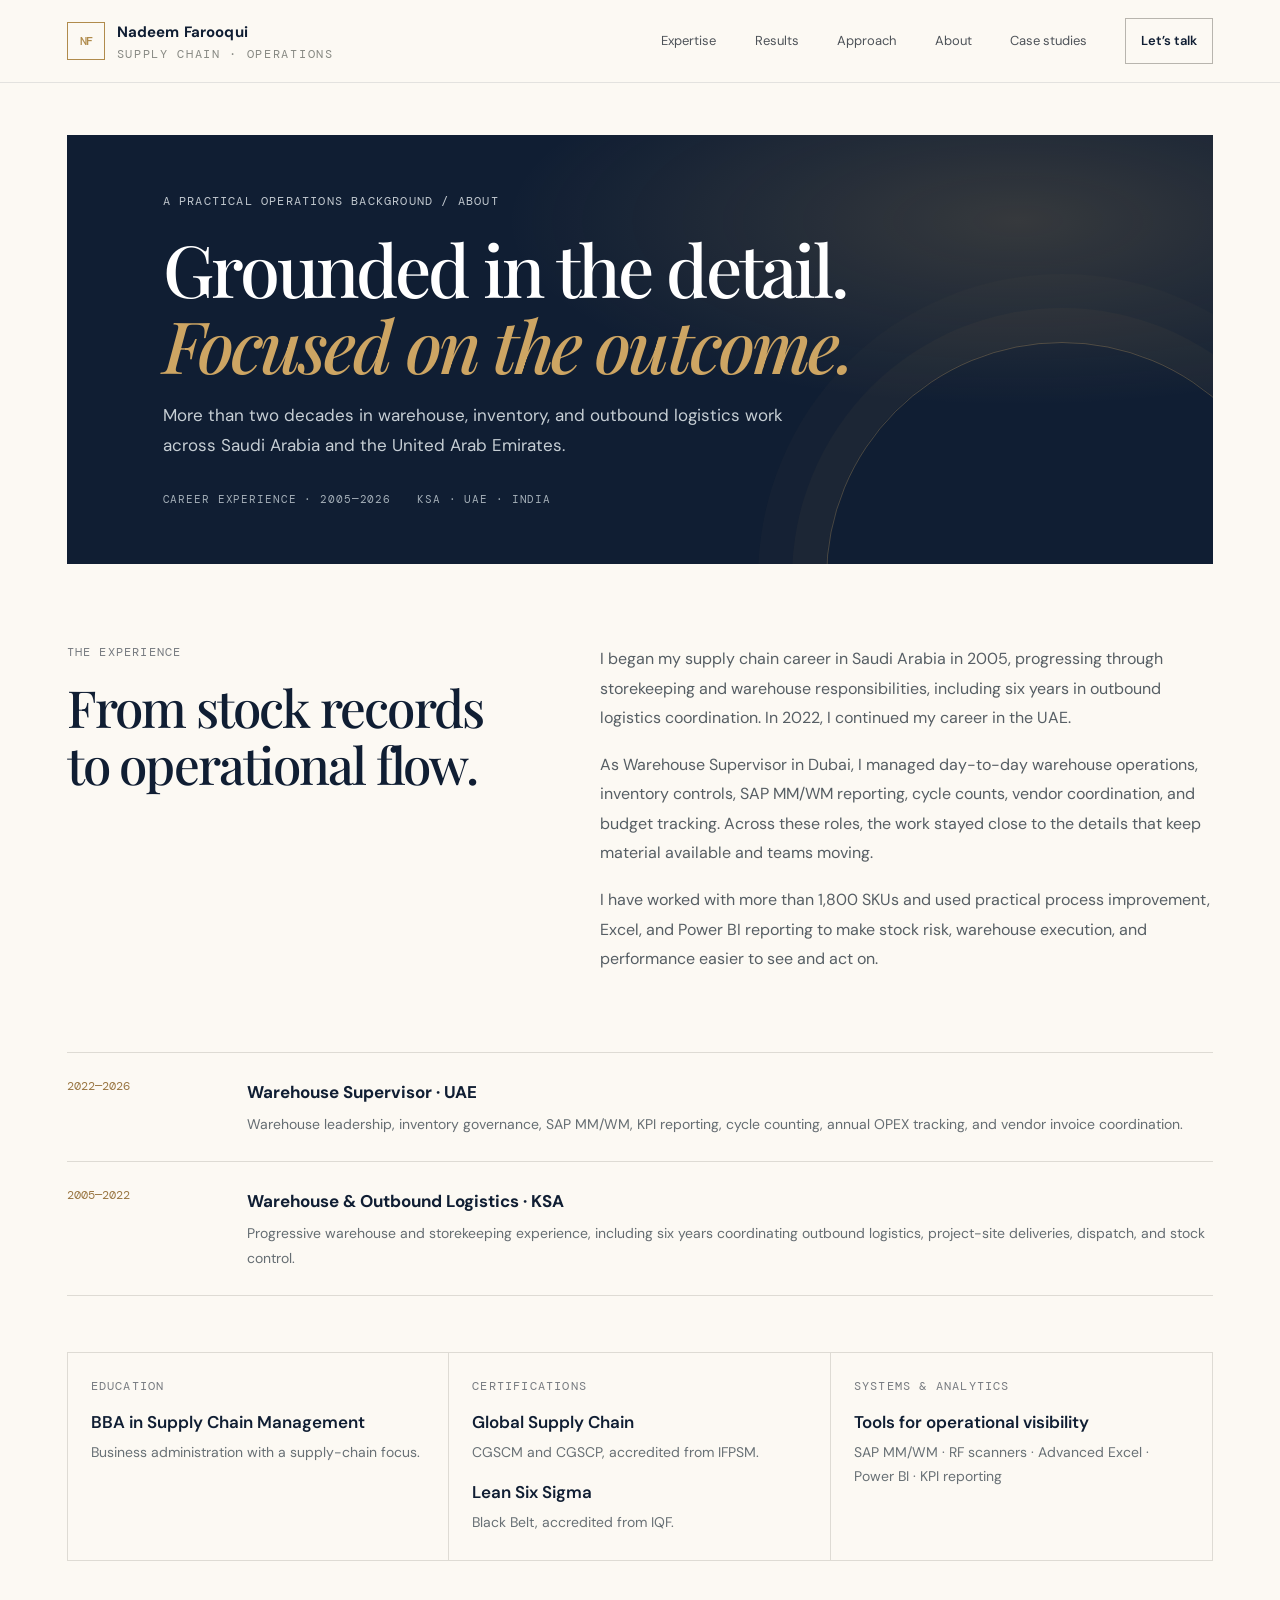
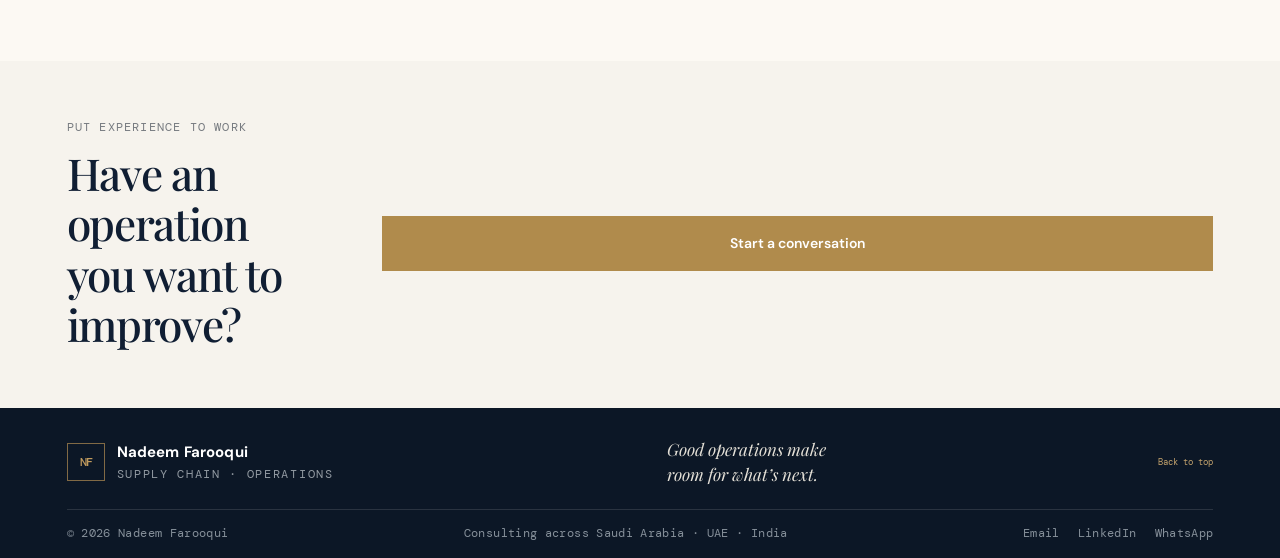
<file: about.html>
<!doctype html>
<html lang="en">
<head>
<meta charset="utf-8"><meta name="viewport" content="width=device-width,initial-scale=1"><meta name="theme-color" content="#101e33">
<meta name="description" content="Meet Nadeem Farooqui, a warehouse and supply chain operations professional with 20+ years of warehouse and supply chain experience in Saudi Arabia and the UAE.">
<meta property="og:type" content="profile"><meta property="og:title" content="About Nadeem Farooqui | Supply Chain Operations"><meta property="og:description" content="20+ years of practical warehouse, inventory, and logistics experience across Saudi Arabia and the UAE.">
<title>About Nadeem Farooqui | Supply Chain Operations</title><link rel="stylesheet" href="assets/portfolio.css"><script type="application/ld+json">{"@context":"https://schema.org","@type":"Person","name":"Nadeem Farooqui","jobTitle":"Supply Chain and Warehouse Operations Consultant","knowsAbout":["Warehouse operations","Inventory control","SAP MM/WM","Power BI","Lean Six Sigma"]}</script><script type="module" src="assets/portfolio.js"></script>
<link rel="stylesheet" href="assets/back-to-top.css"></head>
<body><a class="skip-link" href="#main">Skip to content</a>
<header class="site-header" id="top"><div class="nav-wrap"><a class="brand" href="index.html"><span class="brand-mark">NF</span><span>Nadeem Farooqui<small>SUPPLY CHAIN · OPERATIONS</small></span></a><button class="menu-toggle" type="button" aria-expanded="false" aria-controls="primary-nav"><span class="menu-lines" aria-hidden="true"></span><span class="sr-only">Open navigation</span></button><nav class="primary-nav" id="primary-nav" aria-label="Main navigation"><a href="index.html#expertise">Expertise</a><a href="index.html#results">Results</a><a href="index.html#approach">Approach</a><a href="#main" aria-current="page">About</a><a href="portfolio.html">Case studies</a><a class="nav-contact" href="contact.html">Let’s talk</a></nav></div></header>
<main id="main" class="inner-page">
<section class="page-hero shell"><p class="eyebrow">A PRACTICAL OPERATIONS BACKGROUND <span>/ ABOUT</span></p><h1>Grounded in the detail.<br><em>Focused on the outcome.</em></h1><p class="page-intro">More than two decades in warehouse, inventory, and outbound logistics work across Saudi Arabia and the United Arab Emirates.</p><div class="page-hero-meta"><span>CAREER EXPERIENCE · 2005—2026</span><span>KSA · UAE · INDIA</span></div></section>
<section class="page-body shell"><div class="page-split"><div><p class="eyebrow">THE EXPERIENCE</p><h2>From stock records<br>to operational flow.</h2></div><div class="prose"><p>I began my supply chain career in Saudi Arabia in 2005, progressing through storekeeping and warehouse responsibilities, including six years in outbound logistics coordination. In 2022, I continued my career in the UAE.</p><p>As Warehouse Supervisor in Dubai, I managed day-to-day warehouse operations, inventory controls, SAP MM/WM reporting, cycle counts, vendor coordination, and budget tracking. Across these roles, the work stayed close to the details that keep material available and teams moving.</p><p>I have worked with more than 1,800 SKUs and used practical process improvement, Excel, and Power BI reporting to make stock risk, warehouse execution, and performance easier to see and act on.</p></div></div>
<div class="experience-timeline"><article><span class="timeline-date">2022—2026</span><div><h3>Warehouse Supervisor · UAE</h3><p>Warehouse leadership, inventory governance, SAP MM/WM, KPI reporting, cycle counting, annual OPEX tracking, and vendor invoice coordination.</p></div></article><article><span class="timeline-date">2005—2022</span><div><h3>Warehouse &amp; Outbound Logistics · KSA</h3><p>Progressive warehouse and storekeeping experience, including six years coordinating outbound logistics, project-site deliveries, dispatch, and stock control.</p></div></article></div>
<div class="credentials-grid"><article class="credential-card"><p class="eyebrow">EDUCATION</p><h3>BBA in Supply Chain Management</h3><p>Business administration with a supply-chain focus.</p></article><article class="credential-card"><p class="eyebrow">CERTIFICATIONS</p><h3>Global Supply Chain</h3><p>CGSCM and CGSCP, accredited from IFPSM.</p><h3>Lean Six Sigma</h3><p>Black Belt, accredited from IQF.</p></article><article class="credential-card"><p class="eyebrow">SYSTEMS &amp; ANALYTICS</p><h3>Tools for operational visibility</h3><p>SAP MM/WM · RF scanners · Advanced Excel · Power BI · KPI reporting</p></article></div>
</section><section class="page-cta"><div class="shell page-cta-inner"><div><p class="eyebrow">PUT EXPERIENCE TO WORK</p><h2>Have an operation<br>you want to improve?</h2></div><a class="button button-brass" href="contact.html">Start a conversation</a></div></section>
</main><footer class="site-footer"><div class="footer-top shell"><a class="brand footer-brand" href="index.html"><span class="brand-mark">NF</span><span>Nadeem Farooqui<small>SUPPLY CHAIN · OPERATIONS</small></span></a><p>Good operations make<br>room for what’s next.</p><a class="back-top" href="#top">Back to top</a></div><div class="footer-bottom shell"><span>© <span id="year">2026</span> Nadeem Farooqui</span><span>Consulting across Saudi Arabia · UAE · India</span><div><a href="mailto:nadeem.farooqui1@outlook.com">Email</a><a href="https://linkedin.com/in/nadeem-farooqui-a53393228" target="_blank" rel="noopener noreferrer">LinkedIn</a><a href="https://wa.me/919493736773" target="_blank" rel="noopener noreferrer">WhatsApp</a></div></div></footer><script defer src="assets/back-to-top.js"></script></body></html>
</file>
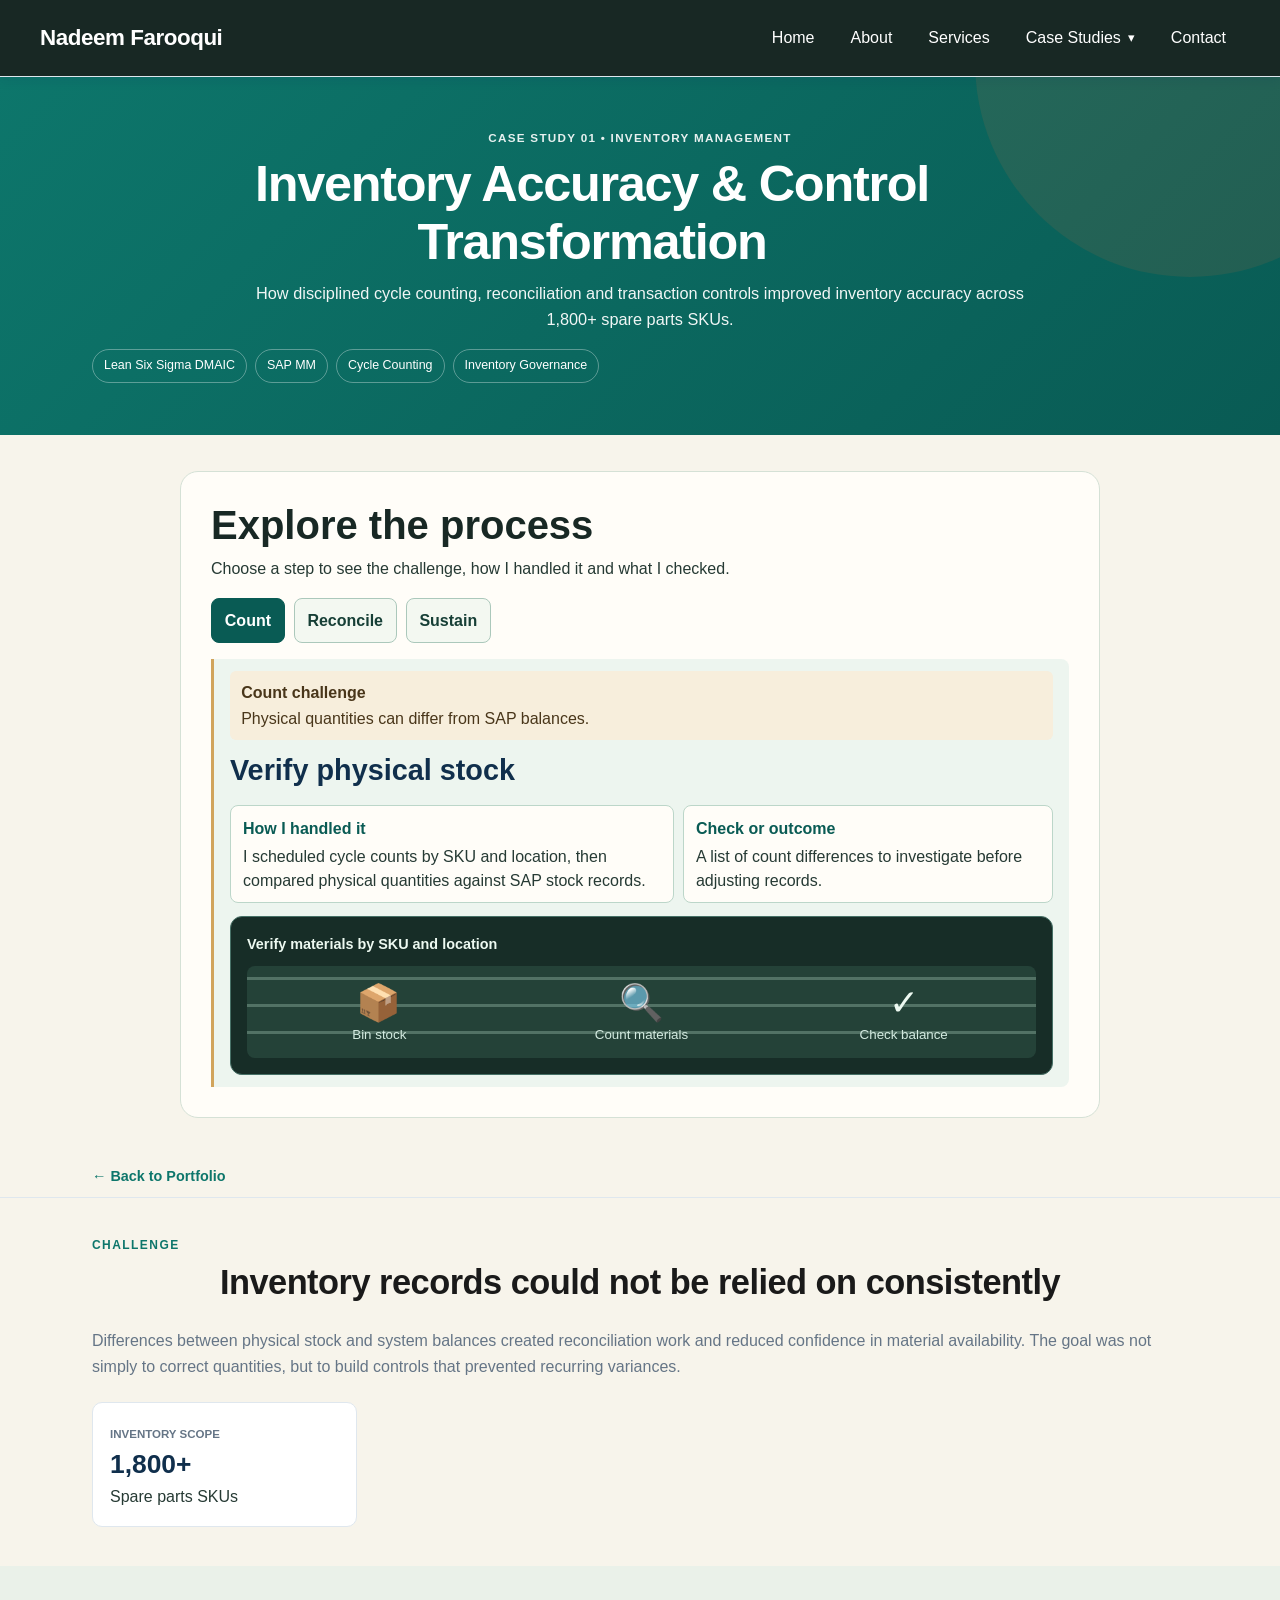
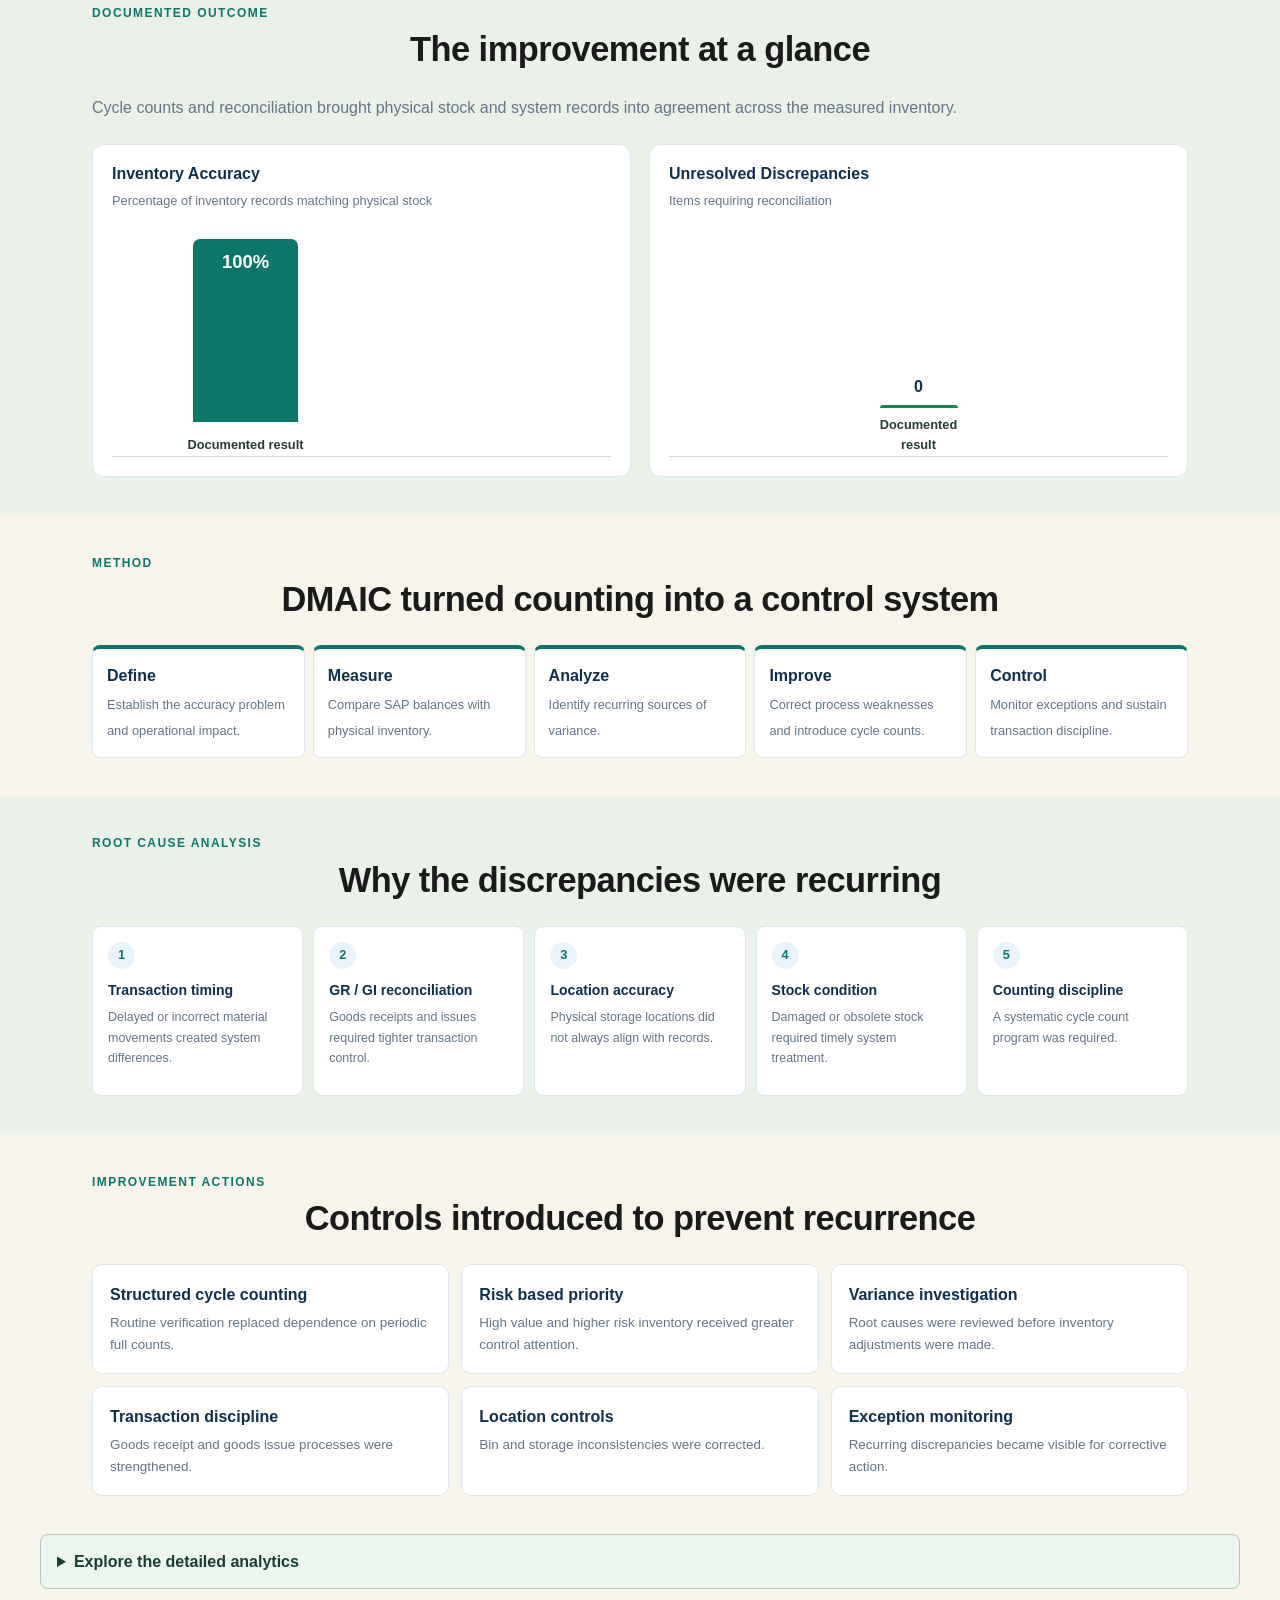
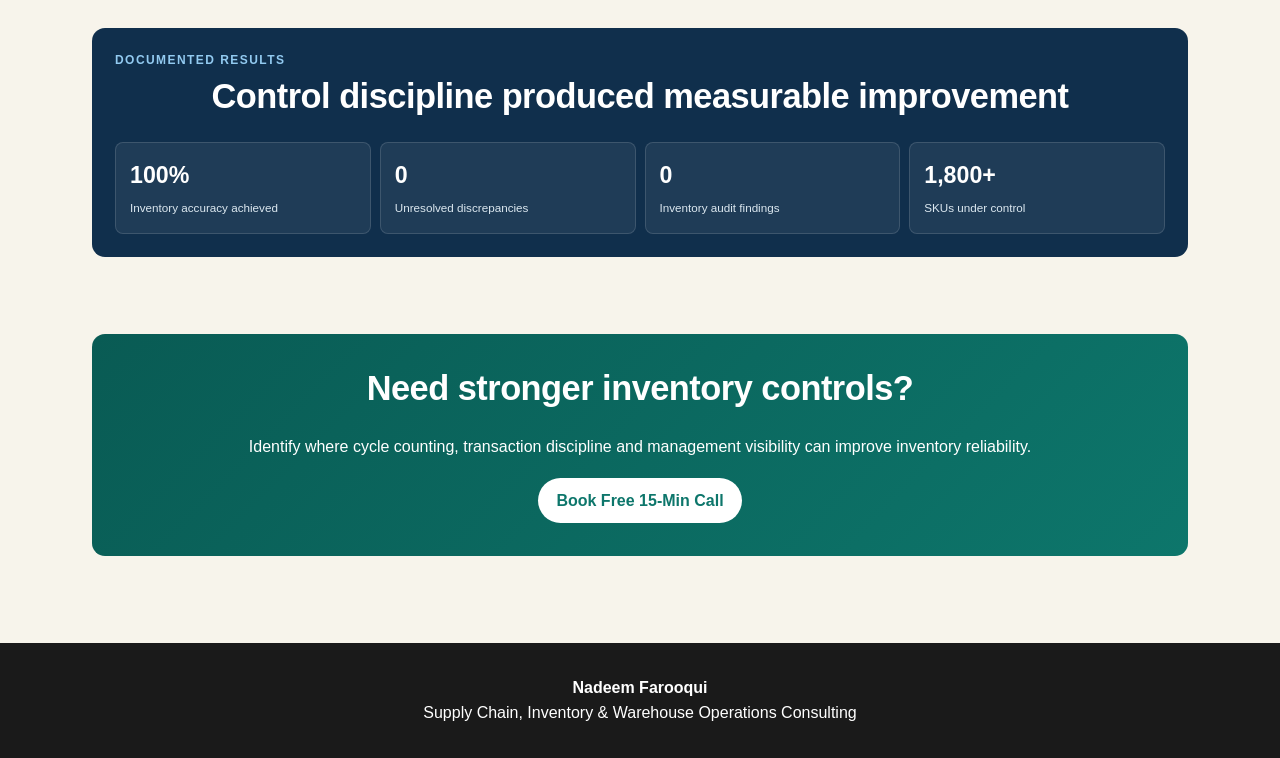
<file: case-study-1.html>
<!DOCTYPE html>
<html lang="en">
<head>
<meta charset="UTF-8">
<meta name="viewport" content="width=device-width, initial-scale=1.0">
<meta name="description" content="Inventory Accuracy and Control Transformation case study by Nadeem Farooqui.">
<title>Case Study 1 | Inventory Accuracy & Control Transformation</title>
<style>
:root{--blue:#0d766b;--navy:#102f4c;--ink:#243443;--muted:#657586;--line:#dfe7ee;--soft:#f6f9fc;--green:#198754;--orange:#e68a18;--red:#c84b4b}
*{box-sizing:border-box}
html{scroll-behavior:smooth}
body{margin:0;font-family:Arial,Helvetica,sans-serif;color:var(--ink);line-height:1.55;background:#fff}
.container{width:min(1160px,calc(100% - 36px));margin:auto}
header{background:#fff;border-bottom:1px solid var(--line)}
.nav{min-height:68px;display:flex;align-items:center;justify-content:space-between;gap:22px}
.logo{font-weight:800;color:var(--navy);text-decoration:none;font-size:1.1rem}
nav{display:flex;gap:23px} nav a{text-decoration:none;color:#465a6d;font-size:.92rem;font-weight:700} nav a:hover{color:var(--blue)}
.hero{background:linear-gradient(135deg,#095b54,#0d766b);color:#fff;padding:58px 0}
.eyebrow,.kicker{font-size:.75rem;text-transform:uppercase;letter-spacing:.12em;font-weight:800}
.hero h1{font-size:clamp(2.15rem,5vw,3.8rem);line-height:1.05;margin:10px 0 13px;max-width:900px}
.hero p{max-width:820px;margin:0;color:#e5f0f9;font-size:1.05rem}
.tags{display:flex;flex-wrap:wrap;gap:8px;margin-top:20px}.tag{border:1px solid #ffffff55;border-radius:30px;padding:6px 11px;font-size:.78rem}
.back{padding:13px 0;border-bottom:1px solid var(--line)}.back a{color:var(--blue);font-weight:700;text-decoration:none;font-size:.9rem}
.section{padding:38px 0}.soft{background:var(--soft)}
.kicker{color:var(--blue);margin-bottom:5px}
h2{font-size:clamp(1.55rem,3vw,2.2rem);line-height:1.15;color:var(--navy);margin:0 0 9px}
h3{color:var(--navy);margin:0 0 7px}
p{margin:0 0 .7rem}.lead{max-width:850px;color:var(--muted)}
.grid4{display:grid;grid-template-columns:repeat(4,1fr);gap:12px;margin-top:20px}
.stat{border:1px solid var(--line);border-radius:10px;padding:17px;background:#fff}
.stat span{font-size:.72rem;text-transform:uppercase;color:var(--muted);font-weight:700}.stat strong{display:block;font-size:1.65rem;color:var(--navy);line-height:1.2;margin:3px 0}
.note{background:#edf6fd;border-left:4px solid var(--blue);padding:14px 17px;margin-top:18px;font-size:.9rem}
.visual-grid{display:grid;grid-template-columns:1fr 1fr;gap:18px;margin-top:20px}
.chart-card{border:1px solid var(--line);border-radius:12px;background:#fff;padding:19px;min-width:0}
.chart-card h3{font-size:1rem}.chart-sub{font-size:.8rem;color:var(--muted);margin-bottom:15px}
.before-after{display:grid;grid-template-columns:1fr 1fr;gap:13px;align-items:end;height:230px;padding:12px 24px 0;border-bottom:1px solid #ccd8e2}
.col{height:100%;display:flex;flex-direction:column;justify-content:flex-end;align-items:center;gap:6px}.bar{width:min(105px,70%);border-radius:7px 7px 0 0;background:var(--blue);position:relative}.bar.after{height:100%}.bar strong{position:absolute;top:8px;width:100%;text-align:center;color:#fff;font-size:1.15rem}.label{font-size:.8rem;font-weight:700;margin-top:7px}
.disc{height:230px;display:flex;align-items:flex-end;justify-content:center;gap:60px;border-bottom:1px solid #ccd8e2;padding:10px 35px 0}.dcol{text-align:center;width:100px}.dbar{margin:auto;width:78px;border-radius:7px 7px 0 0;background:#c75a5a;position:relative}.dbar.before{height:190px}.dbar.after{height:3px;background:var(--green)}.dval{font-weight:800;color:var(--navy);margin-bottom:5px}
.flow{display:grid;grid-template-columns:repeat(5,1fr);gap:8px;margin-top:19px}.step{border:1px solid var(--line);border-top:4px solid var(--blue);border-radius:8px;padding:14px;background:#fff}.step b{display:block;color:var(--navy);margin-bottom:3px}.step span{font-size:.8rem;color:var(--muted)}
.root-grid{display:grid;grid-template-columns:repeat(5,1fr);gap:10px;margin-top:19px}.root{border:1px solid var(--line);border-radius:9px;padding:15px;background:#fff}.root .num{width:27px;height:27px;border-radius:50%;background:#eaf3fb;color:var(--blue);display:grid;place-items:center;font-weight:800;font-size:.8rem;margin-bottom:8px}.root b{font-size:.88rem;color:var(--navy)}.root p{font-size:.78rem;color:var(--muted);margin-top:5px}
.action-grid{display:grid;grid-template-columns:repeat(3,1fr);gap:12px;margin-top:19px}.action{padding:17px;border:1px solid var(--line);border-radius:10px;background:#fff}.action b{display:block;color:var(--navy);margin-bottom:4px}.action p{font-size:.84rem;color:var(--muted);margin:0}
.dashboard{background:#102a42;color:#e9f2f8;border-radius:14px;padding:20px;margin-top:19px}.dash-head{display:flex;justify-content:space-between;gap:16px;align-items:start}.dash-head h3{color:#fff}.badge{font-size:.68rem;padding:6px 9px;border:1px solid #3b607c;background:#183d5b;border-radius:30px;white-space:nowrap}.dash-kpis{display:grid;grid-template-columns:repeat(4,1fr);gap:9px;margin-top:14px}.dk{background:#163852;border:1px solid #28506e;border-radius:8px;padding:13px}.dk span{display:block;color:#a8bdcc;font-size:.69rem;text-transform:uppercase}.dk strong{font-size:1.4rem}
.dash-grid{display:grid;grid-template-columns:1.25fr 1fr;gap:10px;margin-top:10px}.panel{background:#163852;border:1px solid #28506e;border-radius:8px;padding:15px}.panel h4{margin:0 0 13px;color:#fff;font-size:.88rem}
.hbar{display:grid;grid-template-columns:80px 1fr 62px;gap:7px;align-items:center;font-size:.71rem;margin:8px 0}.track{height:8px;background:#294b64;border-radius:20px;overflow:hidden}.fill{height:100%;background:#43a2e6}.risk{display:grid;grid-template-columns:repeat(3,1fr);gap:4px}.cell{text-align:center;border-radius:5px;padding:10px 3px;font-size:.65rem}.low{background:#1b514b}.mid{background:#665525}.high{background:#653b3e}
.pareto{height:145px;display:flex;align-items:flex-end;gap:15px;border-left:1px solid #5a7285;border-bottom:1px solid #5a7285;padding:8px 18px 0}.pbar{flex:1;background:#43a2e6;border-radius:5px 5px 0 0;position:relative}.pbar span{position:absolute;bottom:-23px;width:100%;text-align:center;font-size:.7rem}
.insights{display:grid;grid-template-columns:repeat(3,1fr);gap:9px;margin-top:10px}.insight{background:#163852;border:1px solid #28506e;border-radius:8px;padding:12px;font-size:.75rem;color:#c5d6e2}.insight b{display:block;color:#fff;margin-bottom:3px}
.results{background:var(--navy);color:#fff;border-radius:13px;padding:23px}.results h2{color:#fff}.result-grid{display:grid;grid-template-columns:repeat(4,1fr);gap:9px;margin-top:15px}.result{background:#ffffff10;border:1px solid #ffffff22;border-radius:8px;padding:14px}.result strong{display:block;font-size:1.45rem}.result span{font-size:.73rem;color:#dce8f0}
.disclaimer{font-size:.78rem;color:var(--muted);margin-top:10px}
.cta{text-align:center;background:linear-gradient(135deg,#095b54,#0d766b);color:#fff;border-radius:13px;padding:33px 20px}.cta h2{color:#fff}.btn{display:inline-block;background:#fff;color:var(--blue);font-weight:800;text-decoration:none;padding:10px 18px;border-radius:30px;margin-top:6px}
footer{background:#091e31;color:#c8d4de;padding:27px 0;margin-top:42px}
@media(max-width:850px){.grid4,.dash-kpis,.result-grid{grid-template-columns:1fr 1fr}.flow,.root-grid{grid-template-columns:1fr 1fr}.visual-grid,.dash-grid{grid-template-columns:1fr}.action-grid{grid-template-columns:1fr 1fr}}
@media(max-width:620px){.nav{flex-direction:column;align-items:flex-start;padding:12px 0}.nav nav{display:flex;width:100%;overflow:auto;white-space:nowrap;gap:16px}.hero{padding:44px 0}.section{padding:30px 0}.grid4,.dash-kpis,.result-grid,.flow,.root-grid,.action-grid,.insights{grid-template-columns:1fr}.disc{gap:25px}.dash-head{flex-direction:column}.container{width:min(100% - 26px,1160px)}}

/* SHARED INNER-PAGE HERO — aligned with homepage */
:root{--site-blue:#0d766b;--site-blue-dark:#095b54;--site-orange:#ff6b35}
.page-hero,.services-hero,.booking-hero,.hero.case-hero{
  background:linear-gradient(135deg,var(--site-blue) 0%,var(--site-blue-dark) 100%)!important;
  color:#fff!important;
  padding:3.25rem 2rem!important;
  text-align:center!important;
  position:relative!important;
  overflow:hidden!important;
}
.page-hero::before,.services-hero::before,.booking-hero::before,.hero.case-hero::before{
  content:""!important;position:absolute!important;top:-230px!important;right:-125px!important;
  width:430px!important;height:430px!important;border-radius:50%!important;
  background:rgba(255,107,53,.10)!important;
}
.page-hero .container,.services-hero .container,.booking-hero .container,.hero.case-hero .container,.hero.case-hero .c{
  position:relative!important;z-index:1!important;
}
.page-hero h1,.services-hero h1,.booking-hero h1,.hero.case-hero h1{
  color:#fff!important;font-size:clamp(2rem,5vw,3.15rem)!important;
  font-weight:700!important;line-height:1.15!important;margin:0 0 .55rem!important;
}
.page-hero p,.services-hero p,.booking-hero p,.hero.case-hero>div>p{
  max-width:780px!important;margin:0 auto!important;font-size:1.02rem!important;
  line-height:1.65!important;opacity:.94!important;color:#fff!important;
}
.hero.case-hero .eyebrow,.hero.case-hero .eye{
  font-size:.73rem!important;font-weight:800!important;letter-spacing:.11em!important;
  text-transform:uppercase!important;margin-bottom:.45rem!important;opacity:.9!important;
}
.hero.case-hero .tags{margin-top:1rem!important}
@media(max-width:620px){
  .page-hero,.services-hero,.booking-hero,.hero.case-hero{padding:2.65rem 1rem!important}
}

</style>
<link rel="stylesheet" href="css/style.css?v=20261111-2">
<link rel="stylesheet" href="css/interactive.css?v=3">
<link rel="stylesheet" href="assets/back-to-top.css"></head>
<body>
<header class="site-header"><div class="site-header-inner"><a class="site-brand" href="index.html">Nadeem Farooqui</a><details class="site-mobile-menu" open><summary aria-label="Toggle navigation">Menu ☰</summary><nav class="site-navigation" aria-label="Main navigation"><ul class="site-menu"><li><a href="index.html">Home</a></li><li><a href="about.html">About</a></li><li><a href="services.html">Services</a></li><li><details class="site-dropdown"><summary>Case Studies</summary><ul class="site-submenu"><li><a href="portfolio.html">All Case Studies</a></li><li><a href="case-study-1.html" aria-current="page">Inventory Accuracy & Control</a></li><li><a href="case-study-2.html">Planning & Material Availability</a></li><li><a href="case-study-3.html">Working Capital & Dead Stock</a></li><li><a href="case-study-4.html">Warehouse Operations</a></li><li><a href="case-study-5.html">Logistics & Distribution</a></li></ul></details></li><li><a href="contact.html">Contact</a></li></ul></nav></details></div></header>

<section class="hero case-hero"><div class="container"><div class="eyebrow">Case Study 01 • Inventory Management</div><h1>Inventory Accuracy &amp; Control Transformation</h1><p>How disciplined cycle counting, reconciliation and transaction controls improved inventory accuracy across 1,800+ spare parts SKUs.</p><div class="tags"><span class="tag">Lean Six Sigma DMAIC</span><span class="tag">SAP MM</span><span class="tag">Cycle Counting</span><span class="tag">Inventory Governance</span></div></div></section>
<section class="interactive-section "><div class="container"><div class="interactive-shell" data-explorer><h2>Explore the process</h2><p>Choose a step to see the challenge, how I handled it and what I checked.</p><div class="choice-row" role="group" aria-label="Explore the process"><button type="button" aria-pressed="true" data-choice="0">Count</button><button type="button" aria-pressed="false" data-choice="1">Reconcile</button><button type="button" aria-pressed="false" data-choice="2">Sustain</button></div><article class="insight-panel" data-panel="0"><p class="step-challenge"><strong>Count challenge</strong> Physical quantities can differ from SAP balances.</p><h3>Verify physical stock</h3><dl class="case-response"><div><dt>How I handled it</dt><dd>I scheduled cycle counts by SKU and location, then compared physical quantities against SAP stock records.</dd></div><div><dt>Check or outcome</dt><dd>A list of count differences to investigate before adjusting records.</dd></div></dl><figure class="activity-scene scene-shelves" ><figcaption>Verify materials by SKU and location</figcaption><div class="scene-stage" style="--steps:3"><div class="scene-prop" style="--step:0"><span aria-hidden="true">📦</span><small>Bin stock</small></div><div class="scene-prop" style="--step:1"><span aria-hidden="true">🔍</span><small>Count materials</small></div><div class="scene-prop" style="--step:2"><span aria-hidden="true">✓</span><small>Check balance</small></div></div></figure></article><article class="insight-panel" data-panel="1"><p class="step-challenge"><strong>Reconcile challenge</strong> Adjustments can hide recurring transaction or bin errors.</p><h3>Investigate discrepancies</h3><dl class="case-response"><div><dt>How I handled it</dt><dd>I checked goods receipts, issues and bin records to trace discrepancies back to the transaction or location that caused them.</dd></div><div><dt>Check or outcome</dt><dd>Physical and system stock were brought into agreement across the measured inventory.</dd></div></dl><figure class="activity-scene scene-signal" ><figcaption>Trace goods receipts, issues and bin differences</figcaption><div class="scene-stage" style="--steps:3"><div class="scene-prop" style="--step:0"><span aria-hidden="true">📊</span><small>Goods receipt</small></div><div class="scene-prop" style="--step:1"><span aria-hidden="true">⚠</span><small>Stock issue</small></div><div class="scene-prop" style="--step:2"><span aria-hidden="true">📋</span><small>Bin exception</small></div></div></figure></article><article class="insight-panel" data-panel="2"><p class="step-challenge"><strong>Sustain challenge</strong> Accuracy can slip if cycle counts and exception follow-up stop.</p><h3>Keep records reliable</h3><dl class="case-response"><div><dt>How I handled it</dt><dd>I used recurring counts, exception follow-up and clear ownership to keep the controls in place.</dd></div><div><dt>Check or outcome</dt><dd>The inventory accuracy case documented 100% accuracy across 1,800+ SKUs.</dd></div></dl><figure class="activity-scene scene-checklist" ><figcaption>Keep count ownership and follow-up visible</figcaption><div class="scene-stage" style="--steps:3"><div class="scene-prop" style="--step:0"><span aria-hidden="true">🎯</span><small>Count schedule</small></div><div class="scene-prop" style="--step:1"><span aria-hidden="true">🗂</span><small>Exception log</small></div><div class="scene-prop" style="--step:2"><span aria-hidden="true">👥</span><small>Owner follow-up</small></div></div></figure></article></div></div></section>
<div class="back"><div class="container"><a href="portfolio.html">← Back to Portfolio</a></div></div>

<section class="section"><div class="container"><div class="kicker">Challenge</div><h2>Inventory records could not be relied on consistently</h2><p class="lead">Differences between physical stock and system balances created reconciliation work and reduced confidence in material availability. The goal was not simply to correct quantities, but to build controls that prevented recurring variances.</p>
<div class="grid4"><div class="stat"><span>Inventory scope</span><strong>1,800+</strong>Spare parts SKUs</div></div></div></section>

<section class="section soft"><div class="container"><div class="kicker">Documented Outcome</div><h2>The improvement at a glance</h2><p class="lead">Cycle counts and reconciliation brought physical stock and system records into agreement across the measured inventory.</p>
<div class="visual-grid">
<div class="chart-card"><h3>Inventory Accuracy</h3><div class="chart-sub">Percentage of inventory records matching physical stock</div><div class="before-after"><div class="col"><div class="bar after"><strong>100%</strong></div><div class="label">Documented result</div></div></div></div>
<div class="chart-card"><h3>Unresolved Discrepancies</h3><div class="chart-sub">Items requiring reconciliation</div><div class="disc"><div class="dcol"><div class="dval">0</div><div class="dbar after"></div><div class="label">Documented result</div></div></div></div>
</div></div></section>

<section class="section"><div class="container"><div class="kicker">Method</div><h2>DMAIC turned counting into a control system</h2><div class="flow"><div class="step"><b>Define</b><span>Establish the accuracy problem and operational impact.</span></div><div class="step"><b>Measure</b><span>Compare SAP balances with physical inventory.</span></div><div class="step"><b>Analyze</b><span>Identify recurring sources of variance.</span></div><div class="step"><b>Improve</b><span>Correct process weaknesses and introduce cycle counts.</span></div><div class="step"><b>Control</b><span>Monitor exceptions and sustain transaction discipline.</span></div></div></div></section>

<section class="section soft"><div class="container"><div class="kicker">Root Cause Analysis</div><h2>Why the discrepancies were recurring</h2><div class="root-grid"><div class="root"><div class="num">1</div><b>Transaction timing</b><p>Delayed or incorrect material movements created system differences.</p></div><div class="root"><div class="num">2</div><b>GR / GI reconciliation</b><p>Goods receipts and issues required tighter transaction control.</p></div><div class="root"><div class="num">3</div><b>Location accuracy</b><p>Physical storage locations did not always align with records.</p></div><div class="root"><div class="num">4</div><b>Stock condition</b><p>Damaged or obsolete stock required timely system treatment.</p></div><div class="root"><div class="num">5</div><b>Counting discipline</b><p>A systematic cycle count program was required.</p></div></div></div></section>

<section class="section"><div class="container"><div class="kicker">Improvement Actions</div><h2>Controls introduced to prevent recurrence</h2><div class="action-grid"><div class="action"><b>Structured cycle counting</b><p>Routine verification replaced dependence on periodic full counts.</p></div><div class="action"><b>Risk based priority</b><p>High value and higher risk inventory received greater control attention.</p></div><div class="action"><b>Variance investigation</b><p>Root causes were reviewed before inventory adjustments were made.</p></div><div class="action"><b>Transaction discipline</b><p>Goods receipt and goods issue processes were strengthened.</p></div><div class="action"><b>Location controls</b><p>Bin and storage inconsistencies were corrected.</p></div><div class="action"><b>Exception monitoring</b><p>Recurring discrepancies became visible for corrective action.</p></div></div></div></section>

<details class="evidence-disclosure"><summary>Explore the detailed analytics</summary><section class="section soft"><div class="container"><div class="kicker">Supporting Analytics</div><h2>Executive Inventory Intelligence Dashboard</h2><p class="lead">A separate structured spare parts dataset demonstrates how the same control philosophy can be extended into management analytics and exception based decision support.</p>
<div class="dashboard"><div class="dash-head"><div><h3>Executive Inventory Intelligence</h3><small>Value concentration • stock health • safety stock risk • prioritisation</small></div><div class="badge">ANALYTICS DEMONSTRATION</div></div>
<div class="dash-kpis"><div class="dk"><span>Dataset records</span><strong>2,405</strong></div><div class="dk"><span>Inventory value</span><strong>3.41M</strong></div><div class="dk"><span>Below safety stock</span><strong>216</strong></div><div class="dk"><span>Out of stock</span><strong>396</strong></div></div>
<div class="dash-grid"><div class="panel"><h4>Inventory Value by Brand</h4><div class="hbar"><span>Brand A</span><div class="track"><div class="fill" style="width:100%"></div></div><span>2.95M</span></div><div class="hbar"><span>Brand B</span><div class="track"><div class="fill" style="width:6.5%"></div></div><span>190.8K</span></div><div class="hbar"><span>Brand C</span><div class="track"><div class="fill" style="width:4.8%"></div></div><span>143.1K</span></div><div class="hbar"><span>Brand D</span><div class="track"><div class="fill" style="width:3%"></div></div><span>88.1K</span></div><div class="hbar"><span>Brand E</span><div class="track"><div class="fill" style="width:.9%"></div></div><span>25.3K</span></div></div>
<div class="panel"><h4>Inventory Risk Matrix</h4><div class="risk"><div class="cell mid">Low stock<br>High value</div><div class="cell high">Below safety<br>High value</div><div class="cell high">Out of stock<br>High value</div><div class="cell low">Healthy<br>Medium value</div><div class="cell mid">Below safety<br>Medium</div><div class="cell high">Out of stock<br>Medium</div><div class="cell low">Healthy<br>Low value</div><div class="cell mid">Below safety<br>Low value</div><div class="cell mid">Out of stock<br>Low value</div></div></div></div>
<div class="dash-grid"><div class="panel"><h4>ABC / Pareto Prioritisation</h4><div class="pareto"><div class="pbar" style="height:88%"><span>A</span></div><div class="pbar" style="height:52%"><span>B</span></div><div class="pbar" style="height:28%"><span>C</span></div></div><p style="font-size:.7rem;color:#91a9ba;margin-top:28px">Conceptual prioritisation view; not presented as a measured ABC split of the professional case.</p></div>
<div class="panel"><h4>Management Focus</h4><div class="risk"><div class="cell high">396<br>Out of stock</div><div class="cell mid">216<br>Below safety</div><div class="cell low">Value based<br>cycle counts</div></div><p style="font-size:.75rem;color:#b8cad7;margin-top:12px">Exception based control directs management attention to material availability and financial exposure instead of treating every SKU equally.</p></div></div>
<div class="insights"><div class="insight"><b>Value concentration</b>2.95M of the demonstration dataset is concentrated in Brand A branded inventory.</div><div class="insight"><b>Availability exposure</b>216 records are below safety stock and 396 records show zero current stock.</div><div class="insight"><b>Control priority</b>Combine value, availability risk and cycle count frequency to focus management effort.</div></div></div>
<p class="disclaimer"><b>Data note:</b> The dashboard uses a separate 2,405 record spare parts dataset for analytics demonstration. It is not represented as the same 1,800+ SKU population used in the professional case study.</p></div></section></details>

<section class="section"><div class="container"><div class="results"><div class="kicker" style="color:#92caf0">Documented Results</div><h2>Control discipline produced measurable improvement</h2><div class="result-grid"><div class="result"><strong>100%</strong><span>Inventory accuracy achieved</span></div><div class="result"><strong>0</strong><span>Unresolved discrepancies</span></div><div class="result"><strong>0</strong><span>Inventory audit findings</span></div><div class="result"><strong>1,800+</strong><span>SKUs under control</span></div></div></div></div></section>

<section class="section" style="padding-top:5px"><div class="container"><div class="cta"><h2>Need stronger inventory controls?</h2><p>Identify where cycle counting, transaction discipline and management visibility can improve inventory reliability.</p><a class="btn" href="contact.html">Book Free 15-Min Call</a></div></div></section>
<footer><div class="container"><b style="color:#fff">Nadeem Farooqui</b><br>Supply Chain, Inventory &amp; Warehouse Operations Consulting</div></footer>
<script id="site-menu-responsive-fix">(function(){var m=document.querySelector('.site-mobile-menu');if(!m)return;function sync(){if(window.innerWidth>800)m.open=true;else if(!m.dataset.mobileReady){m.open=false;m.dataset.mobileReady='1';}}sync();window.addEventListener('resize',sync);})();</script><script defer src="js/back-to-top.js"></script>
<script src="js/interactive.js?v=2" defer></script>
<script defer src="assets/back-to-top.js"></script></body></html>
</file>
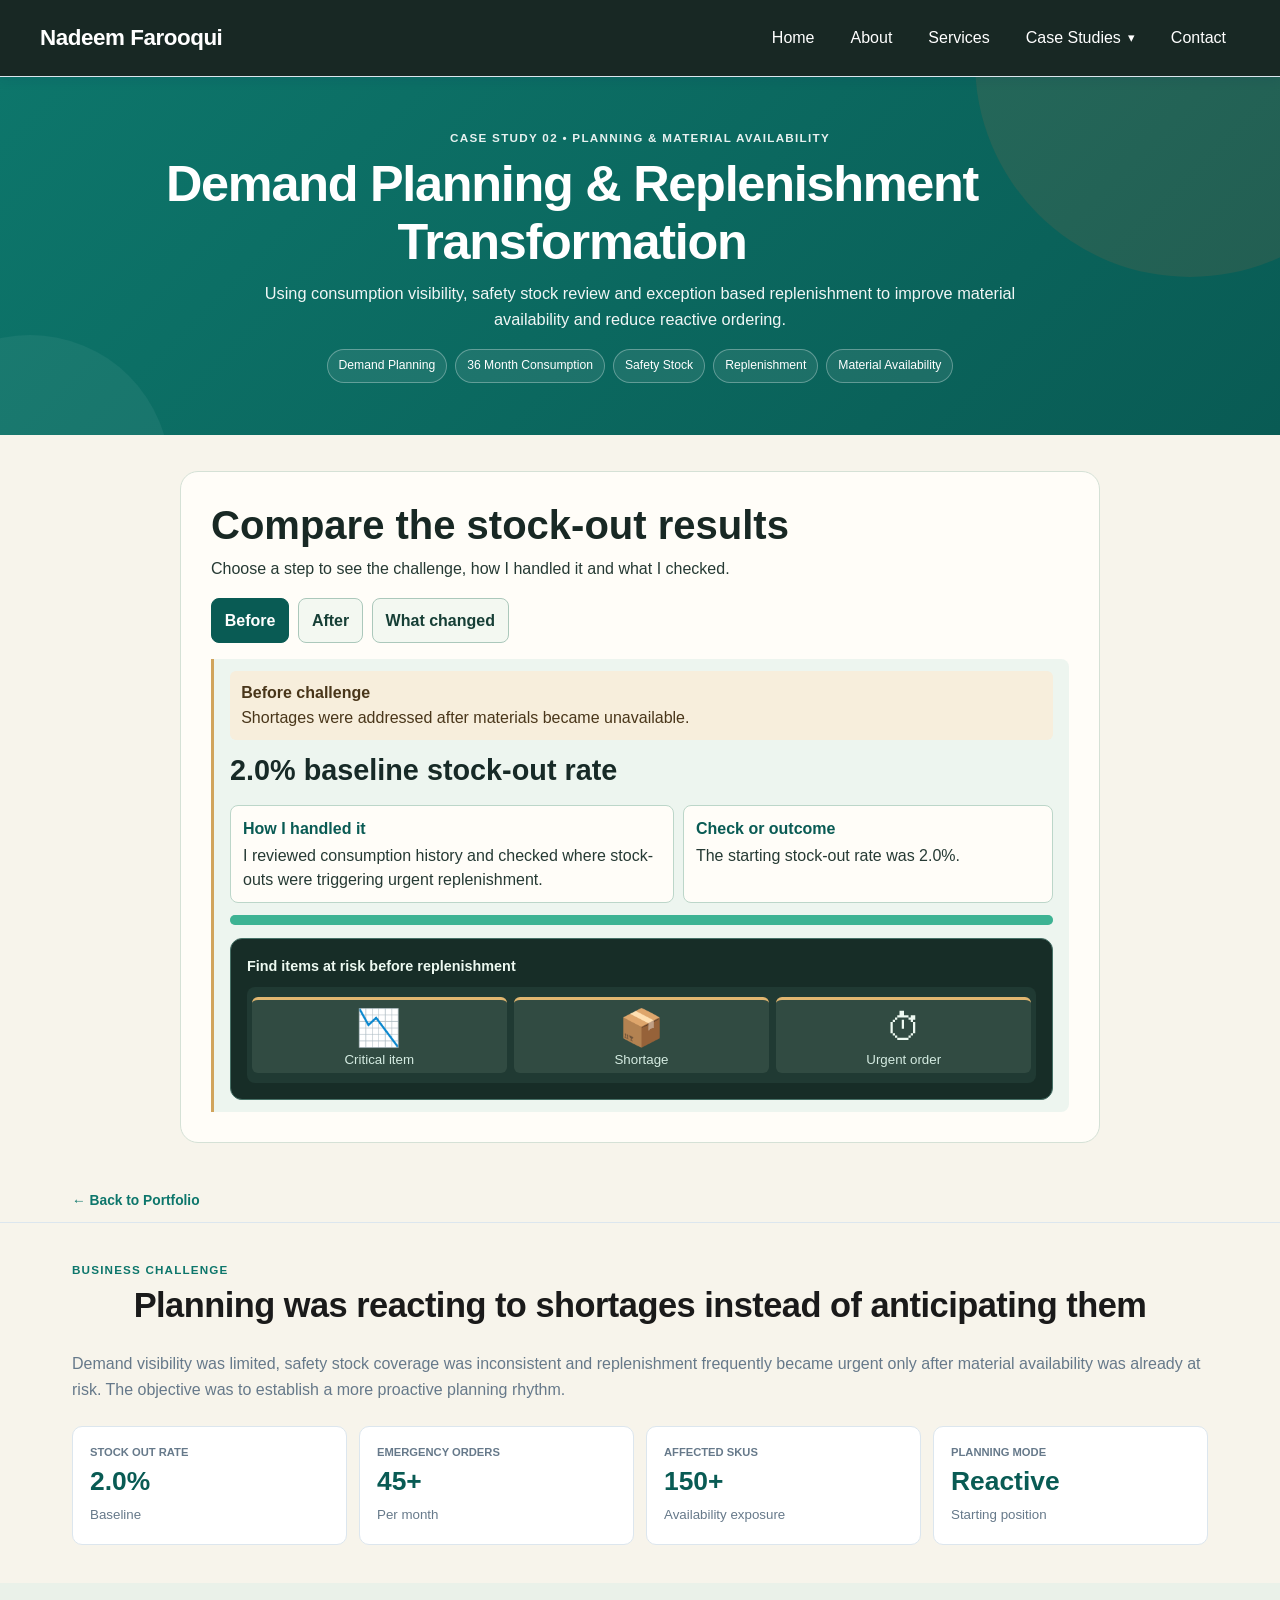
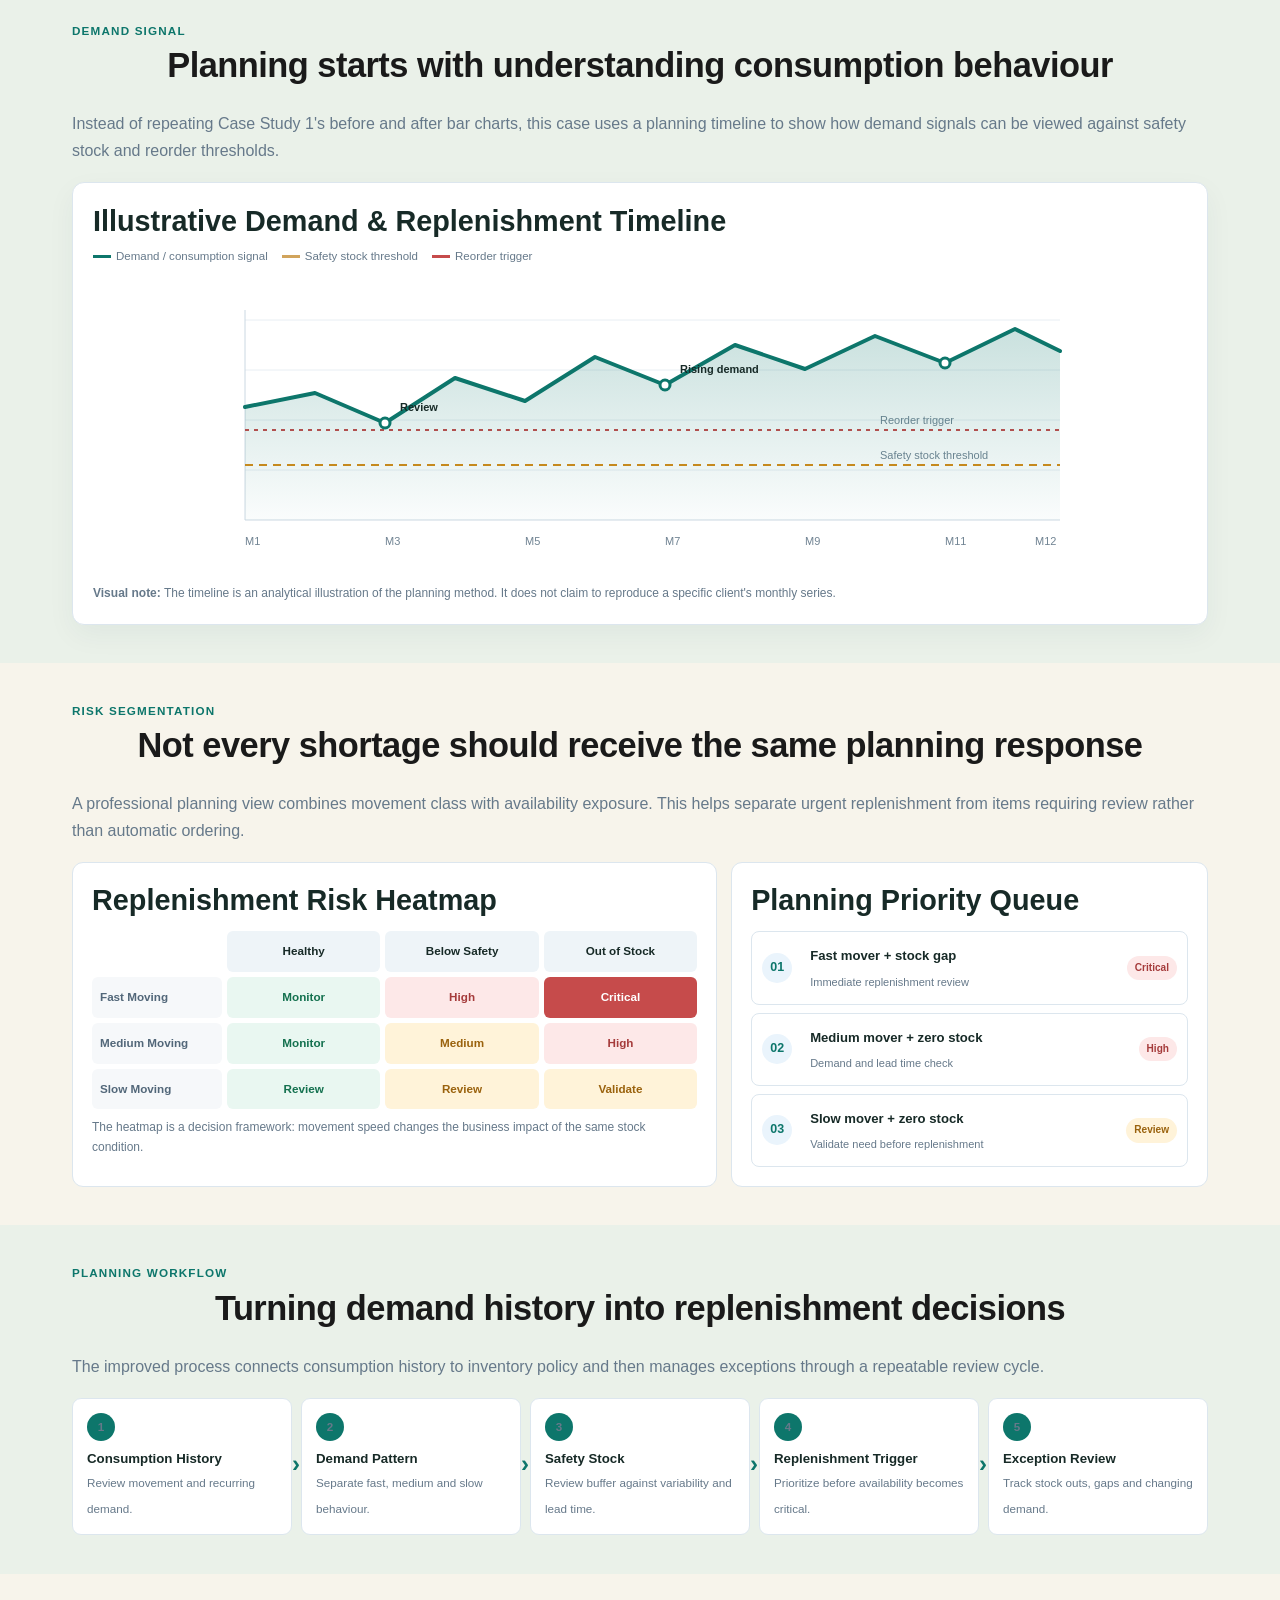
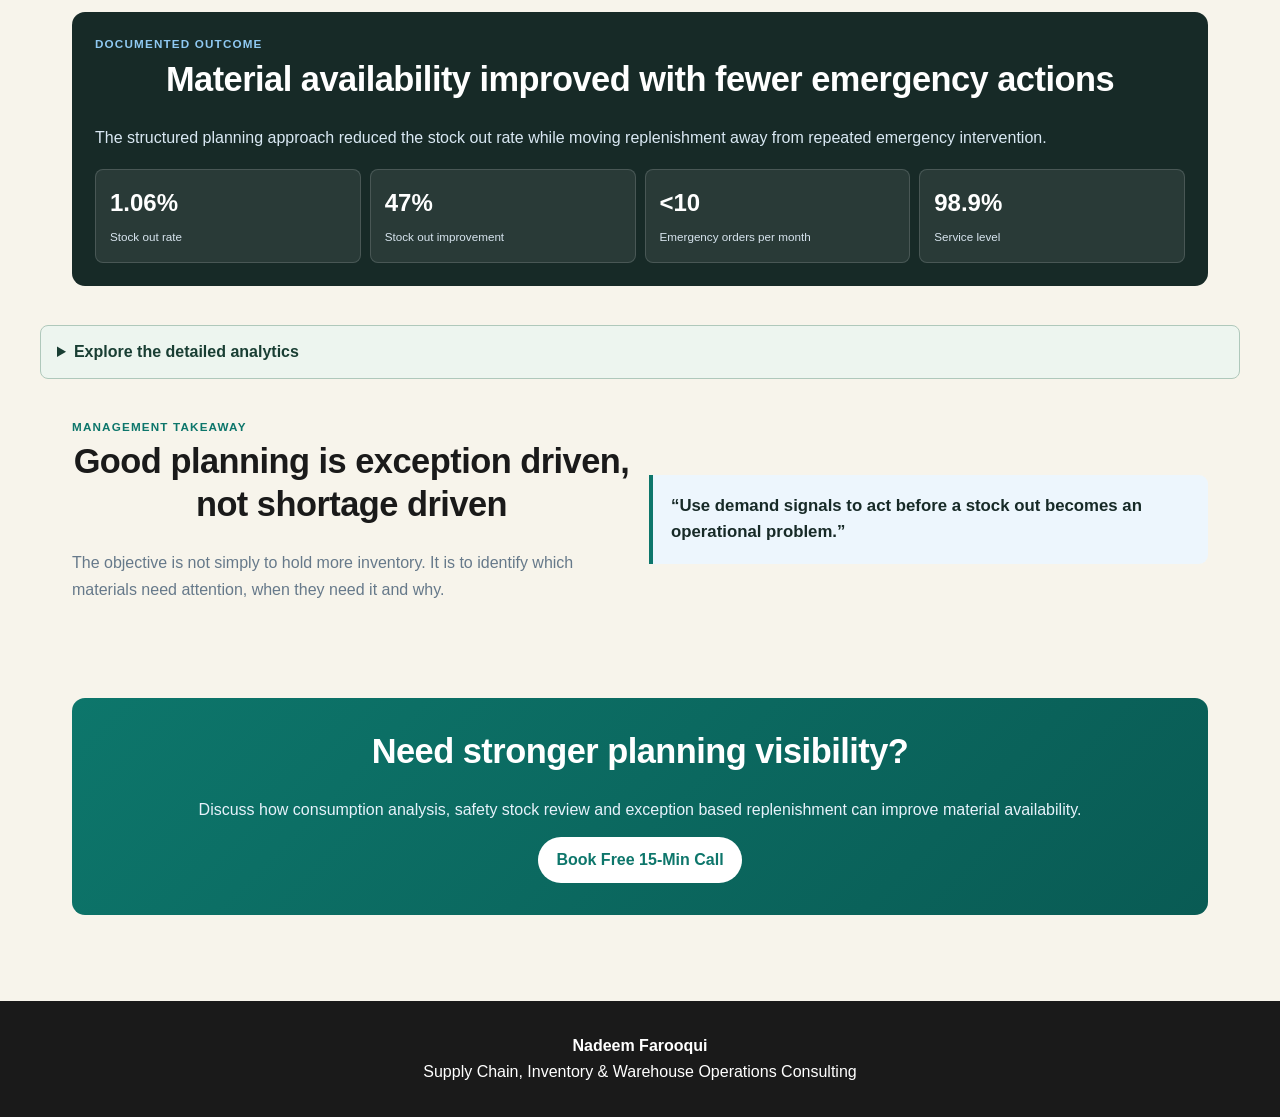
<file: case-study-2.html>
<!DOCTYPE html>
<html lang="en">
<head>
<meta charset="UTF-8">
<meta name="viewport" content="width=device-width, initial-scale=1.0">
<meta name="description" content="Planning and Material Availability case study by Nadeem Farooqui.">
<title>Case Study 2 | Planning & Material Availability</title>
<style>
:root{
  --blue:#0d766b;--blue2:#095b54;--navy:#172a27;--ink:#273746;--muted:#66798a;
  --line:#dce6ee;--soft:#f5f8fb;--green:#16845c;--amber:#d58b18;--red:#c64b4b;
}
*{box-sizing:border-box}html{overflow-x:hidden;scroll-behavior:smooth}
body{margin:0;font-family:'Segoe UI',Tahoma,Geneva,Verdana,sans-serif;color:var(--ink);line-height:1.58;overflow-x:hidden;background:#fff}
.container{max-width:1200px;margin:auto;padding:0 2rem}a{color:inherit}
header{background:#fff;border-bottom:1px solid var(--line);position:sticky;top:0;z-index:30}
.nav{min-height:68px;display:flex;align-items:center;justify-content:space-between;gap:24px}
.logo{text-decoration:none;color:var(--blue2);font-weight:800;font-size:1.1rem}
.nav nav{display:flex;gap:24px}.nav nav a{text-decoration:none;color:#40566a;font-size:.91rem;font-weight:700}.nav nav a:hover{color:var(--blue)}
.hero{background:linear-gradient(135deg,var(--blue),var(--blue2));color:#fff;padding:58px 0;text-align:center;position:relative;overflow:hidden}
.hero:before,.hero:after{content:"";position:absolute;border-radius:50%;background:rgba(255,255,255,.055)}
.hero:before{width:430px;height:430px;right:-120px;top:-230px}.hero:after{width:280px;height:280px;left:-110px;bottom:-180px}
.hero .container{position:relative}.eyebrow{font-size:.75rem;font-weight:800;letter-spacing:.12em;text-transform:uppercase;opacity:.9}
.hero h1{font-size:clamp(2.2rem,5vw,3.7rem);line-height:1.08;margin:.55rem 0 .65rem}
.hero p{max-width:790px;margin:0 auto 1rem;color:#e9f4ff;font-size:1.05rem}
.tags{display:flex;justify-content:center;flex-wrap:wrap;gap:8px}.tag{border:1px solid rgba(255,255,255,.3);border-radius:30px;padding:6px 11px;font-size:.76rem;background:rgba(255,255,255,.08)}
.back{border-bottom:1px solid var(--line);padding:12px 0}.back a{text-decoration:none;color:var(--blue);font-weight:700;font-size:.86rem}
.section{padding:38px 0}.soft{background:var(--soft)}
.kicker{color:var(--blue);font-size:.73rem;font-weight:800;letter-spacing:.1em;text-transform:uppercase;margin:0 0 4px}
h2{color:var(--navy);font-size:clamp(1.55rem,3vw,2.15rem);line-height:1.16;margin:0 0 8px}
h3{color:var(--navy);font-size:1.04rem;margin:0 0 6px}p{margin:0 0 .7rem}.lead{color:var(--muted);max-width:900px;margin-bottom:18px}
.grid4{display:grid;grid-template-columns:repeat(4,1fr);gap:12px}.stat{background:#fff;border:1px solid var(--line);border-radius:10px;padding:17px}
.stat span{display:block;color:var(--muted);font-size:.7rem;text-transform:uppercase;font-weight:700}.stat strong{display:block;color:var(--blue2);font-size:1.65rem;line-height:1.2;margin:4px 0}.stat small{color:var(--muted)}
/* unique planning timeline */
.timeline-card{background:#fff;border:1px solid var(--line);border-radius:12px;padding:20px;box-shadow:0 10px 28px rgba(16,50,77,.05)}
.legend{display:flex;flex-wrap:wrap;gap:14px;margin:2px 0 10px;font-size:.72rem;color:var(--muted)}.legend i{width:18px;height:3px;display:inline-block;vertical-align:middle;margin-right:5px}.legend .demand{background:var(--blue)}.legend .safety{background:var(--amber)}.legend .reorder{background:var(--red)}
.chart-wrap{overflow-x:auto}.trend-svg{min-width:760px;width:100%;height:300px;display:block}.axis{stroke:#cbd8e2;stroke-width:1}.gridline{stroke:#e8eef3;stroke-width:1}.demand-line{fill:none;stroke:#0d766b;stroke-width:4;stroke-linecap:round;stroke-linejoin:round}.area{fill:url(#areaFill)}.safety-line{stroke:#d58b18;stroke-width:2;stroke-dasharray:8 6}.reorder-line{stroke:#c64b4b;stroke-width:2;stroke-dasharray:4 5}.point{fill:#fff;stroke:#0d766b;stroke-width:3}.axistext{fill:#718493;font-size:11px}.callout{fill:#172a27;font-size:11px;font-weight:700}
/* heatmap */
.analytics-grid{display:grid;grid-template-columns:1.15fr .85fr;gap:14px}
.card{background:#fff;border:1px solid var(--line);border-radius:11px;padding:19px}
.heatmap{display:grid;grid-template-columns:130px repeat(3,1fr);gap:5px;margin-top:12px}.hm-head,.hm-label,.hm{padding:11px 8px;border-radius:6px;font-size:.73rem;text-align:center}.hm-head{font-weight:800;color:var(--navy);background:#eef4f8}.hm-label{text-align:left;font-weight:700;color:#526779;background:#f6f8fa}.hm{font-weight:800}.low{background:#e9f7f1;color:#14714f}.med{background:#fff3d9;color:#9a620d}.high{background:#fde8e8;color:#a53b3b}.critical{background:#c64b4b;color:#fff}
.priority-list{display:grid;gap:8px;margin-top:12px}.priority-item{display:grid;grid-template-columns:38px 1fr auto;align-items:center;gap:10px;border:1px solid var(--line);border-radius:8px;padding:10px}.rank{width:30px;height:30px;border-radius:50%;display:grid;place-items:center;background:#eaf4fc;color:var(--blue);font-weight:800;font-size:.78rem}.priority-item b{font-size:.82rem;color:var(--navy)}.priority-item span{font-size:.69rem;color:var(--muted)}.pill{padding:4px 8px;border-radius:20px;font-size:.63rem;font-weight:800;background:#fde8e8;color:#a53b3b}
/* process */
.flow{display:grid;grid-template-columns:repeat(5,1fr);gap:9px}.step{position:relative;background:#fff;border:1px solid var(--line);border-radius:9px;padding:14px}.step:after{content:"›";position:absolute;right:-9px;top:34%;color:var(--blue);font-size:1.5rem;font-weight:800;z-index:2}.step:last-child:after{display:none}.step b{display:block;color:var(--navy);font-size:.83rem}.step span{color:var(--muted);font-size:.73rem}.num{display:grid;width:28px;height:28px;place-items:center;border-radius:50%;background:var(--blue);color:#fff;font-weight:800;font-size:.75rem;margin-bottom:7px}
/* results */
.results{background:var(--navy);border-radius:13px;padding:23px;color:#fff}.results h2{color:#fff}.results .lead{color:#d9e8f3}.result-grid{display:grid;grid-template-columns:repeat(4,1fr);gap:9px}.result{background:rgba(255,255,255,.08);border:1px solid rgba(255,255,255,.15);border-radius:8px;padding:14px}.result strong{display:block;font-size:1.5rem}.result span{font-size:.73rem;color:#d8e5ef}
/* unique command center */
.command{background:#0c2235;color:#eaf3fa;border-radius:13px;padding:20px}
.command-head{display:flex;justify-content:space-between;gap:15px;margin-bottom:12px}.command h3{color:#fff;font-size:1.18rem}.command-head p{color:#9fb5c8;font-size:.76rem}.badge{border:1px solid #2c5675;background:#173b59;border-radius:30px;padding:6px 9px;height:max-content;white-space:nowrap;font-size:.63rem}
.command-kpis{display:grid;grid-template-columns:repeat(4,1fr);gap:8px}.ckpi,.cpanel{background:#122f49;border:1px solid #214865;border-radius:8px}.ckpi{padding:12px}.ckpi span{display:block;color:#9fb5c8;font-size:.64rem;text-transform:uppercase}.ckpi strong{font-size:1.3rem}
.command-grid{display:grid;grid-template-columns:1.2fr .8fr;gap:8px;margin-top:8px}.cpanel{padding:14px}.cpanel h4{font-size:.82rem;margin:0 0 10px}
.gapbar{display:grid;grid-template-columns:72px 1fr 42px;gap:7px;align-items:center;margin:10px 0;font-size:.67rem}.track{height:9px;background:#203f58;border-radius:20px;overflow:hidden}.fill{height:100%;background:#45a5e4;border-radius:20px}.fill2{background:#48b889}.fill3{background:#e4a545}
.donut-wrap{display:flex;align-items:center;justify-content:center;gap:22px;min-height:160px}.donut{width:132px;height:132px;border-radius:50%;background:conic-gradient(#48b889 0 16%,#45a5e4 16% 36%,#e4a545 36% 64%,#637f95 64% 100%);position:relative}.donut:after{content:"2,405";position:absolute;inset:25px;border-radius:50%;background:#122f49;display:grid;place-items:center;color:#fff;font-weight:800;font-size:1rem}.donut-legend{font-size:.68rem;color:#b7cad8}.donut-legend div{margin:6px 0}.dot{display:inline-block;width:8px;height:8px;border-radius:50%;margin-right:6px}
.insight-row{display:grid;grid-template-columns:repeat(3,1fr);gap:8px;margin-top:8px}.insight{background:#122f49;border:1px solid #214865;border-radius:8px;padding:11px;font-size:.7rem;color:#c5d5e1}.insight b{display:block;color:#fff;margin-bottom:3px}
.data-note{font-size:.75rem;color:var(--muted);margin:9px 0 0}
.takeaway{display:grid;grid-template-columns:1fr 1fr;gap:18px;align-items:center}.quote{background:#edf6fd;border-left:4px solid var(--blue);padding:18px;border-radius:0 9px 9px 0;color:var(--navy);font-size:1.05rem;font-weight:700}
.cta{text-align:center;background:linear-gradient(135deg,var(--blue),var(--blue2));color:#fff;border-radius:13px;padding:32px 20px}.cta h2{color:#fff}.cta p{max-width:680px;margin:0 auto 14px;color:#e7f2fb}.btn{display:inline-block;background:#fff;color:var(--blue);font-weight:800;text-decoration:none;padding:10px 18px;border-radius:30px}
footer{background:#091e31;color:#c8d4de;padding:27px 0;margin-top:40px}
@media(max-width:900px){.grid4,.result-grid,.command-kpis{grid-template-columns:1fr 1fr}.analytics-grid,.command-grid,.takeaway{grid-template-columns:1fr}.flow{grid-template-columns:1fr 1fr}.step:after{display:none}}
@media(max-width:620px){.container{padding:0 1rem}.nav{flex-direction:column;align-items:flex-start;padding:11px 0;gap:8px}.nav nav{width:100%;overflow:auto;white-space:nowrap;gap:16px}.hero{padding:44px 0}.section{padding:30px 0}.grid4,.result-grid,.command-kpis,.flow,.insight-row{grid-template-columns:1fr}.heatmap{grid-template-columns:105px repeat(3,1fr)}.hm-head,.hm-label,.hm{padding:9px 4px;font-size:.63rem}.command-head{flex-direction:column}}

/* SHARED INNER-PAGE HERO — aligned with homepage */
:root{--site-blue:#0d766b;--site-blue-dark:#095b54;--site-orange:#ff6b35}
.page-hero,.services-hero,.booking-hero,.hero.case-hero{
  background:linear-gradient(135deg,var(--site-blue) 0%,var(--site-blue-dark) 100%)!important;
  color:#fff!important;
  padding:3.25rem 2rem!important;
  text-align:center!important;
  position:relative!important;
  overflow:hidden!important;
}
.page-hero::before,.services-hero::before,.booking-hero::before,.hero.case-hero::before{
  content:""!important;position:absolute!important;top:-230px!important;right:-125px!important;
  width:430px!important;height:430px!important;border-radius:50%!important;
  background:rgba(255,107,53,.10)!important;
}
.page-hero .container,.services-hero .container,.booking-hero .container,.hero.case-hero .container,.hero.case-hero .c{
  position:relative!important;z-index:1!important;
}
.page-hero h1,.services-hero h1,.booking-hero h1,.hero.case-hero h1{
  color:#fff!important;font-size:clamp(2rem,5vw,3.15rem)!important;
  font-weight:700!important;line-height:1.15!important;margin:0 0 .55rem!important;
}
.page-hero p,.services-hero p,.booking-hero p,.hero.case-hero>div>p{
  max-width:780px!important;margin:0 auto!important;font-size:1.02rem!important;
  line-height:1.65!important;opacity:.94!important;color:#fff!important;
}
.hero.case-hero .eyebrow,.hero.case-hero .eye{
  font-size:.73rem!important;font-weight:800!important;letter-spacing:.11em!important;
  text-transform:uppercase!important;margin-bottom:.45rem!important;opacity:.9!important;
}
.hero.case-hero .tags{margin-top:1rem!important}
@media(max-width:620px){
  .page-hero,.services-hero,.booking-hero,.hero.case-hero{padding:2.65rem 1rem!important}
}

</style>
<link rel="stylesheet" href="css/style.css?v=20261111-2">
<link rel="stylesheet" href="css/interactive.css?v=3">
<link rel="stylesheet" href="assets/back-to-top.css"></head>
<body>
<header class="site-header"><div class="site-header-inner"><a class="site-brand" href="index.html">Nadeem Farooqui</a><details class="site-mobile-menu" open><summary aria-label="Toggle navigation">Menu ☰</summary><nav class="site-navigation" aria-label="Main navigation"><ul class="site-menu"><li><a href="index.html">Home</a></li><li><a href="about.html">About</a></li><li><a href="services.html">Services</a></li><li><details class="site-dropdown"><summary>Case Studies</summary><ul class="site-submenu"><li><a href="portfolio.html">All Case Studies</a></li><li><a href="case-study-1.html">Inventory Accuracy & Control</a></li><li><a href="case-study-2.html" aria-current="page">Planning & Material Availability</a></li><li><a href="case-study-3.html">Working Capital & Dead Stock</a></li><li><a href="case-study-4.html">Warehouse Operations</a></li><li><a href="case-study-5.html">Logistics & Distribution</a></li></ul></details></li><li><a href="contact.html">Contact</a></li></ul></nav></details></div></header>

<section class="hero case-hero"><div class="container"><div class="eyebrow">Case Study 02 • Planning & Material Availability</div><h1>Demand Planning &amp; Replenishment Transformation</h1><p>Using consumption visibility, safety stock review and exception based replenishment to improve material availability and reduce reactive ordering.</p><div class="tags"><span class="tag">Demand Planning</span><span class="tag">36 Month Consumption</span><span class="tag">Safety Stock</span><span class="tag">Replenishment</span><span class="tag">Material Availability</span></div></div></section>
<section class="interactive-section "><div class="container"><div class="interactive-shell" data-explorer><h2>Compare the stock-out results</h2><p>Choose a step to see the challenge, how I handled it and what I checked.</p><div class="choice-row" role="group" aria-label="Compare the stock-out results"><button type="button" aria-pressed="true" data-choice="0">Before</button><button type="button" aria-pressed="false" data-choice="1">After</button><button type="button" aria-pressed="false" data-choice="2">What changed</button></div><article class="insight-panel" data-panel="0"><p class="step-challenge"><strong>Before challenge</strong> Shortages were addressed after materials became unavailable.</p><h3>2.0% baseline stock-out rate</h3><dl class="case-response"><div><dt>How I handled it</dt><dd>I reviewed consumption history and checked where stock-outs were triggering urgent replenishment.</dd></div><div><dt>Check or outcome</dt><dd>The starting stock-out rate was 2.0%.</dd></div></dl><div class="preview-bar"><span style="--level:100%"></span></div><figure class="activity-scene scene-triage" ><figcaption>Find items at risk before replenishment</figcaption><div class="scene-stage" style="--steps:3"><div class="scene-prop" style="--step:0"><span aria-hidden="true">📉</span><small>Critical item</small></div><div class="scene-prop" style="--step:1"><span aria-hidden="true">📦</span><small>Shortage</small></div><div class="scene-prop" style="--step:2"><span aria-hidden="true">⏱</span><small>Urgent order</small></div></div></figure></article><article class="insight-panel" data-panel="1"><p class="step-challenge"><strong>After challenge</strong> Planning teams need a repeatable way to sustain material availability.</p><h3>1.06% stock-out rate</h3><dl class="case-response"><div><dt>How I handled it</dt><dd>I used safety stock and reorder checks to focus replenishment on materials that needed attention.</dd></div><div><dt>Check or outcome</dt><dd>The stock-out rate fell to 1.06% over 24 months, a 47% reduction.</dd></div></dl><div class="preview-bar"><span style="--level:53%"></span></div><figure class="activity-scene scene-shelves" ><figcaption>Monitor stock position and replenishment</figcaption><div class="scene-stage" style="--steps:3"><div class="scene-prop" style="--step:0"><span aria-hidden="true">📦</span><small>Available stock</small></div><div class="scene-prop" style="--step:1"><span aria-hidden="true">🔍</span><small>Cycle review</small></div><div class="scene-prop" style="--step:2"><span aria-hidden="true">✓</span><small>Replenishment</small></div></div></figure></article><article class="insight-panel" data-panel="2"><p class="step-challenge"><strong>What changed challenge</strong> Consumption, lead time and safety stock need to inform the same decision.</p><h3>Review demand and reorder decisions</h3><dl class="case-response"><div><dt>How I handled it</dt><dd>I combined movement patterns, availability and replenishment exceptions in a repeatable review.</dd></div><div><dt>Check or outcome</dt><dd>The review separated urgent shortages from materials that needed investigation.</dd></div></dl><figure class="activity-scene scene-signal" ><figcaption>Turn demand signals into reorder actions</figcaption><div class="scene-stage" style="--steps:3"><div class="scene-prop" style="--step:0"><span aria-hidden="true">📊</span><small>Consumption</small></div><div class="scene-prop" style="--step:1"><span aria-hidden="true">⚠</span><small>Safety stock</small></div><div class="scene-prop" style="--step:2"><span aria-hidden="true">📋</span><small>Reorder decision</small></div></div></figure></article></div></div></section>
<div class="back"><div class="container"><a href="portfolio.html">← Back to Portfolio</a></div></div>

<section class="section"><div class="container"><div class="kicker">Business Challenge</div><h2>Planning was reacting to shortages instead of anticipating them</h2><p class="lead">Demand visibility was limited, safety stock coverage was inconsistent and replenishment frequently became urgent only after material availability was already at risk. The objective was to establish a more proactive planning rhythm.</p>
<div class="grid4"><div class="stat"><span>Stock Out Rate</span><strong>2.0%</strong><small>Baseline</small></div><div class="stat"><span>Emergency Orders</span><strong>45+</strong><small>Per month</small></div><div class="stat"><span>Affected SKUs</span><strong>150+</strong><small>Availability exposure</small></div><div class="stat"><span>Planning Mode</span><strong>Reactive</strong><small>Starting position</small></div></div></div></section>

<section class="section soft"><div class="container"><div class="kicker">Demand Signal</div><h2>Planning starts with understanding consumption behaviour</h2><p class="lead">Instead of repeating Case Study 1's before and after bar charts, this case uses a planning timeline to show how demand signals can be viewed against safety stock and reorder thresholds.</p>
<div class="timeline-card">
<h3>Illustrative Demand & Replenishment Timeline</h3>
<div class="legend"><span><i class="demand"></i>Demand / consumption signal</span><span><i class="safety"></i>Safety stock threshold</span><span><i class="reorder"></i>Reorder trigger</span></div>
<div class="chart-wrap"><svg class="trend-svg" viewBox="0 0 900 300" role="img" aria-label="Illustrative demand planning trend chart">
<defs><linearGradient id="areaFill" x1="0" y1="0" x2="0" y2="1"><stop offset="0%" stop-color="#0d766b" stop-opacity=".22"/><stop offset="100%" stop-color="#0d766b" stop-opacity=".02"/></linearGradient></defs>
<line class="gridline" x1="55" y1="45" x2="870" y2="45"/><line class="gridline" x1="55" y1="95" x2="870" y2="95"/><line class="gridline" x1="55" y1="145" x2="870" y2="145"/><line class="gridline" x1="55" y1="195" x2="870" y2="195"/><line class="axis" x1="55" y1="245" x2="870" y2="245"/><line class="axis" x1="55" y1="35" x2="55" y2="245"/>
<line class="safety-line" x1="55" y1="190" x2="870" y2="190"/><text class="axistext" x="690" y="184">Safety stock threshold</text>
<line class="reorder-line" x1="55" y1="155" x2="870" y2="155"/><text class="axistext" x="690" y="149">Reorder trigger</text>
<path class="area" d="M55 245 L55 132 L125 118 L195 148 L265 103 L335 126 L405 82 L475 110 L545 70 L615 94 L685 61 L755 88 L825 54 L870 76 L870 245 Z"/>
<polyline class="demand-line" points="55,132 125,118 195,148 265,103 335,126 405,82 475,110 545,70 615,94 685,61 755,88 825,54 870,76"/>
<circle class="point" cx="195" cy="148" r="5"/><circle class="point" cx="475" cy="110" r="5"/><circle class="point" cx="755" cy="88" r="5"/>
<text class="axistext" x="55" y="270">M1</text><text class="axistext" x="195" y="270">M3</text><text class="axistext" x="335" y="270">M5</text><text class="axistext" x="475" y="270">M7</text><text class="axistext" x="615" y="270">M9</text><text class="axistext" x="755" y="270">M11</text><text class="axistext" x="845" y="270">M12</text>
<text class="callout" x="210" y="136">Review</text><text class="callout" x="490" y="98">Rising demand</text>
</svg></div>
<p class="data-note"><b>Visual note:</b> The timeline is an analytical illustration of the planning method. It does not claim to reproduce a specific client's monthly series.</p>
</div></div></section>

<section class="section"><div class="container"><div class="kicker">Risk Segmentation</div><h2>Not every shortage should receive the same planning response</h2><p class="lead">A professional planning view combines movement class with availability exposure. This helps separate urgent replenishment from items requiring review rather than automatic ordering.</p>
<div class="analytics-grid">
<div class="card"><h3>Replenishment Risk Heatmap</h3><div class="heatmap">
<div></div><div class="hm-head">Healthy</div><div class="hm-head">Below Safety</div><div class="hm-head">Out of Stock</div>
<div class="hm-label">Fast Moving</div><div class="hm low">Monitor</div><div class="hm high">High</div><div class="hm critical">Critical</div>
<div class="hm-label">Medium Moving</div><div class="hm low">Monitor</div><div class="hm med">Medium</div><div class="hm high">High</div>
<div class="hm-label">Slow Moving</div><div class="hm low">Review</div><div class="hm med">Review</div><div class="hm med">Validate</div>
</div><p class="data-note">The heatmap is a decision framework: movement speed changes the business impact of the same stock condition.</p></div>
<div class="card"><h3>Planning Priority Queue</h3><div class="priority-list">
<div class="priority-item"><div class="rank">01</div><div><b>Fast mover + stock gap</b><br><span>Immediate replenishment review</span></div><div class="pill">Critical</div></div>
<div class="priority-item"><div class="rank">02</div><div><b>Medium mover + zero stock</b><br><span>Demand and lead time check</span></div><div class="pill">High</div></div>
<div class="priority-item"><div class="rank">03</div><div><b>Slow mover + zero stock</b><br><span>Validate need before replenishment</span></div><div class="pill" style="background:#fff3d9;color:#9a620d">Review</div></div>
</div></div>
</div></div></section>

<section class="section soft"><div class="container"><div class="kicker">Planning Workflow</div><h2>Turning demand history into replenishment decisions</h2><p class="lead">The improved process connects consumption history to inventory policy and then manages exceptions through a repeatable review cycle.</p>
<div class="flow"><div class="step"><span class="num">1</span><b>Consumption History</b><span>Review movement and recurring demand.</span></div><div class="step"><span class="num">2</span><b>Demand Pattern</b><span>Separate fast, medium and slow behaviour.</span></div><div class="step"><span class="num">3</span><b>Safety Stock</b><span>Review buffer against variability and lead time.</span></div><div class="step"><span class="num">4</span><b>Replenishment Trigger</b><span>Prioritize before availability becomes critical.</span></div><div class="step"><span class="num">5</span><b>Exception Review</b><span>Track stock outs, gaps and changing demand.</span></div></div>
</div></section>

<section class="section"><div class="container"><div class="results"><div class="kicker" style="color:#8fc9f2">Documented Outcome</div><h2>Material availability improved with fewer emergency actions</h2><p class="lead">The structured planning approach reduced the stock out rate while moving replenishment away from repeated emergency intervention.</p><div class="result-grid"><div class="result"><strong>1.06%</strong><span>Stock out rate</span></div><div class="result"><strong>47%</strong><span>Stock out improvement</span></div><div class="result"><strong>&lt;10</strong><span>Emergency orders per month</span></div><div class="result"><strong>98.9%</strong><span>Service level</span></div></div></div></div></section>

<details class="evidence-disclosure"><summary>Explore the detailed analytics</summary><section class="section soft"><div class="container"><div class="kicker">Supporting Analytics Demonstration</div><h2>Planning Control Tower</h2><p class="lead">This dashboard intentionally uses a different visual model from Case Study 1. It is designed as a planning command center focused on consumption class, stock gap and exception priority.</p>
<div class="command">
<div class="command-head"><div><h3>Material Availability Control Tower</h3><p>Movement segmentation • stock gap • out of stock exposure • replenishment priority</p></div><span class="badge">ANONYMIZED ANALYTICS</span></div>
<div class="command-kpis"><div class="ckpi"><span>Inventory Records</span><strong>2,405</strong></div><div class="ckpi"><span>Below Safety Flag</span><strong>216</strong></div><div class="ckpi"><span>Out of Stock</span><strong>396</strong></div><div class="ckpi"><span>Total Stock Gap</span><strong>1,006</strong></div></div>
<div class="command-grid">
<div class="cpanel"><h4>Stock Gap by Consumption Class</h4>
<div class="gapbar"><span>Fast</span><div class="track"><div class="fill" style="width:100%"></div></div><b>860</b></div>
<div class="gapbar"><span>Medium</span><div class="track"><div class="fill fill2" style="width:12.1%"></div></div><b>104</b></div>
<div class="gapbar"><span>Slow</span><div class="track"><div class="fill fill3" style="width:4.1%"></div></div><b>35</b></div>
<p style="font-size:.67rem;color:#9fb5c8;margin-top:12px">Fast moving materials account for approximately 85.5% of the measured stock gap, making them the first planning priority.</p></div>
<div class="cpanel"><h4>Movement Profile</h4><div class="donut-wrap"><div class="donut"></div><div class="donut-legend"><div><span class="dot" style="background:#48b889"></span>Fast 391</div><div><span class="dot" style="background:#45a5e4"></span>Medium 484</div><div><span class="dot" style="background:#e4a545"></span>Slow 668</div><div><span class="dot" style="background:#637f95"></span>Unclassified 862</div></div></div></div>
</div>
<div class="insight-row"><div class="insight"><b>Gap concentration</b>Fast moving materials carry most of the measured quantity gap and deserve earlier replenishment attention.</div><div class="insight"><b>Different risks</b>Slow moving items show more out of stock records, but automatic replenishment may not be the right response without demand validation.</div><div class="insight"><b>Planning discipline</b>Movement class, stock gap and availability status should be reviewed together before action.</div></div>
</div>
<p class="data-note"><b>Confidentiality note:</b> Company, brand and material identifiers are anonymized. Currency is intentionally not displayed.</p>
<p class="data-note"><b>Data note:</b> The control tower is a supporting analytics demonstration built from a separate structured spare parts dataset. It is not represented as the same population as the documented professional case above.</p>
</div></section></details>

<section class="section"><div class="container"><div class="takeaway"><div><div class="kicker">Management Takeaway</div><h2>Good planning is exception driven, not shortage driven</h2><p class="lead">The objective is not simply to hold more inventory. It is to identify which materials need attention, when they need it and why.</p></div><div class="quote">“Use demand signals to act before a stock out becomes an operational problem.”</div></div></div></section>

<section class="section" style="padding-top:4px"><div class="container"><div class="cta"><h2>Need stronger planning visibility?</h2><p>Discuss how consumption analysis, safety stock review and exception based replenishment can improve material availability.</p><a class="btn" href="contact.html">Book Free 15-Min Call</a></div></div></section>
<footer><div class="container"><strong style="color:#fff">Nadeem Farooqui</strong><br>Supply Chain, Inventory &amp; Warehouse Operations Consulting</div></footer>
<script id="site-menu-responsive-fix">(function(){var m=document.querySelector('.site-mobile-menu');if(!m)return;function sync(){if(window.innerWidth>800)m.open=true;else if(!m.dataset.mobileReady){m.open=false;m.dataset.mobileReady='1';}}sync();window.addEventListener('resize',sync);})();</script><script defer src="js/back-to-top.js"></script>
<script src="js/interactive.js?v=2" defer></script>
<script defer src="assets/back-to-top.js"></script></body></html>
</file>
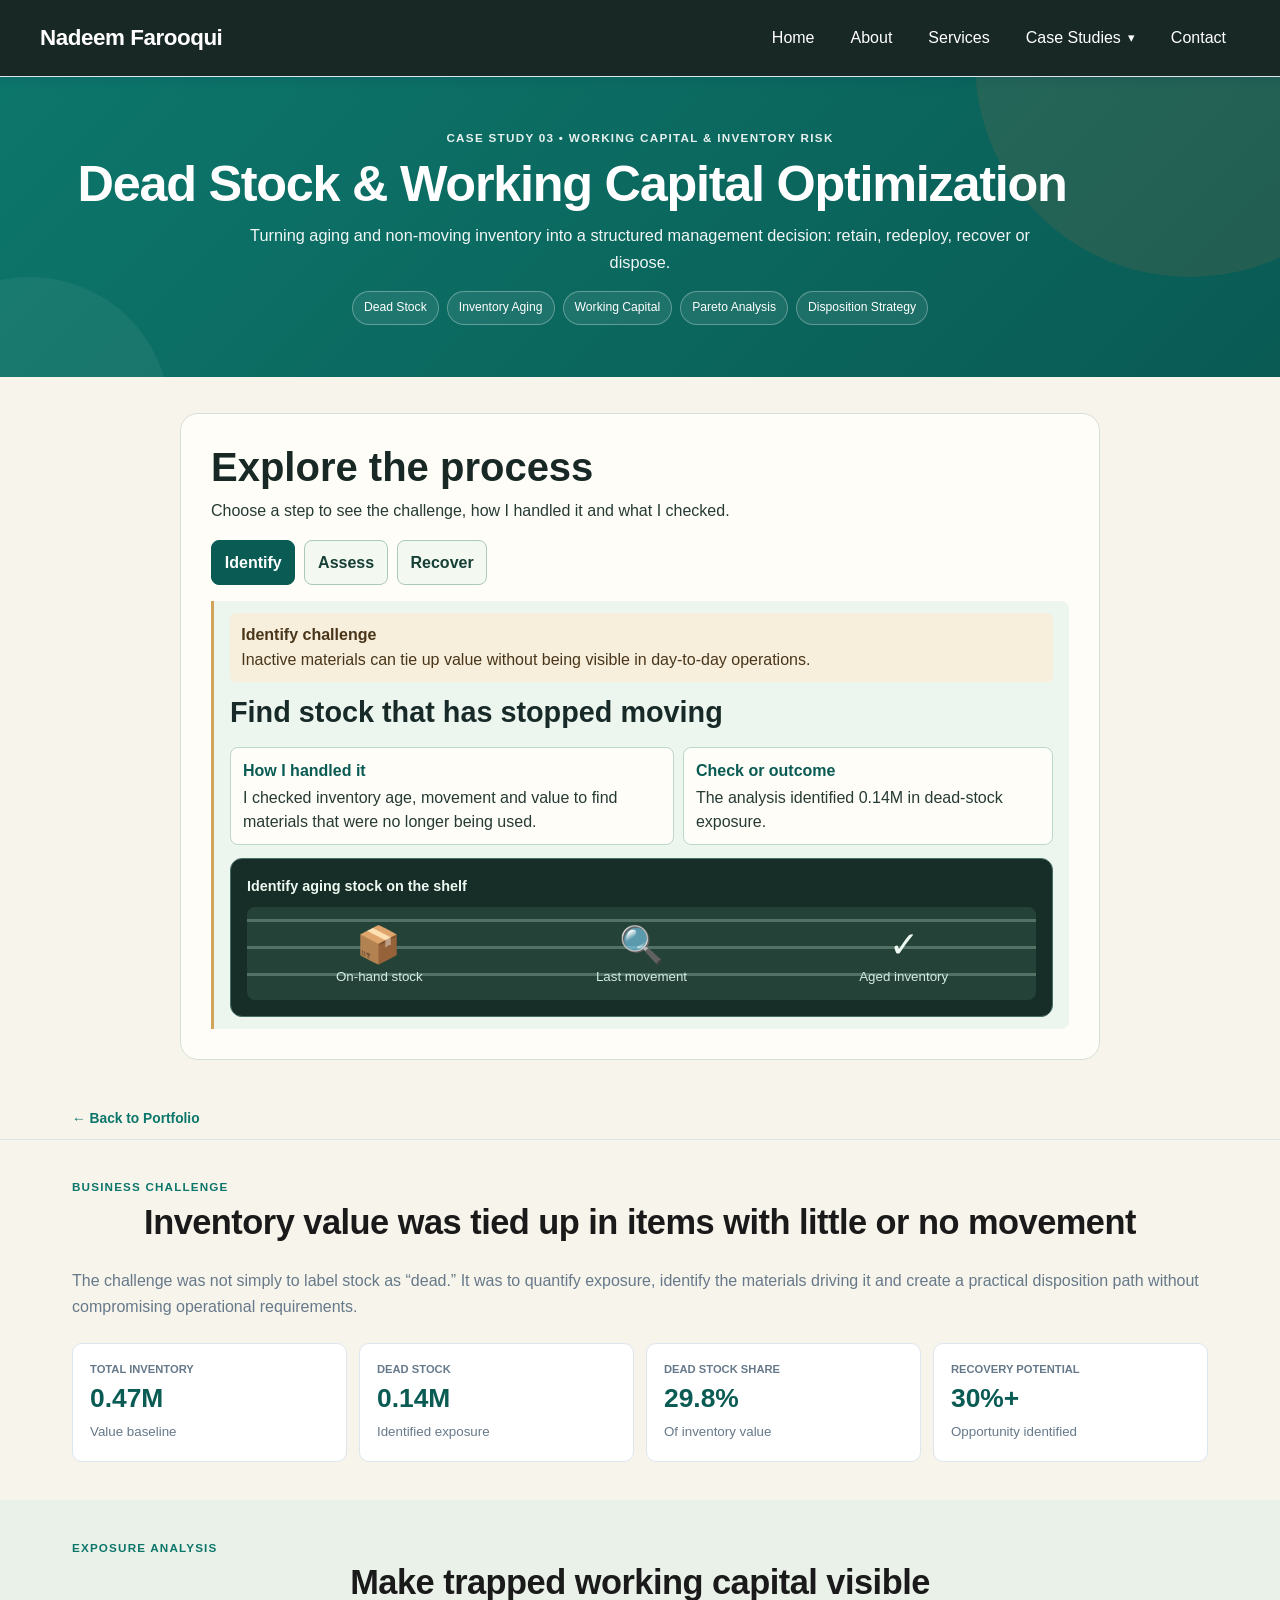
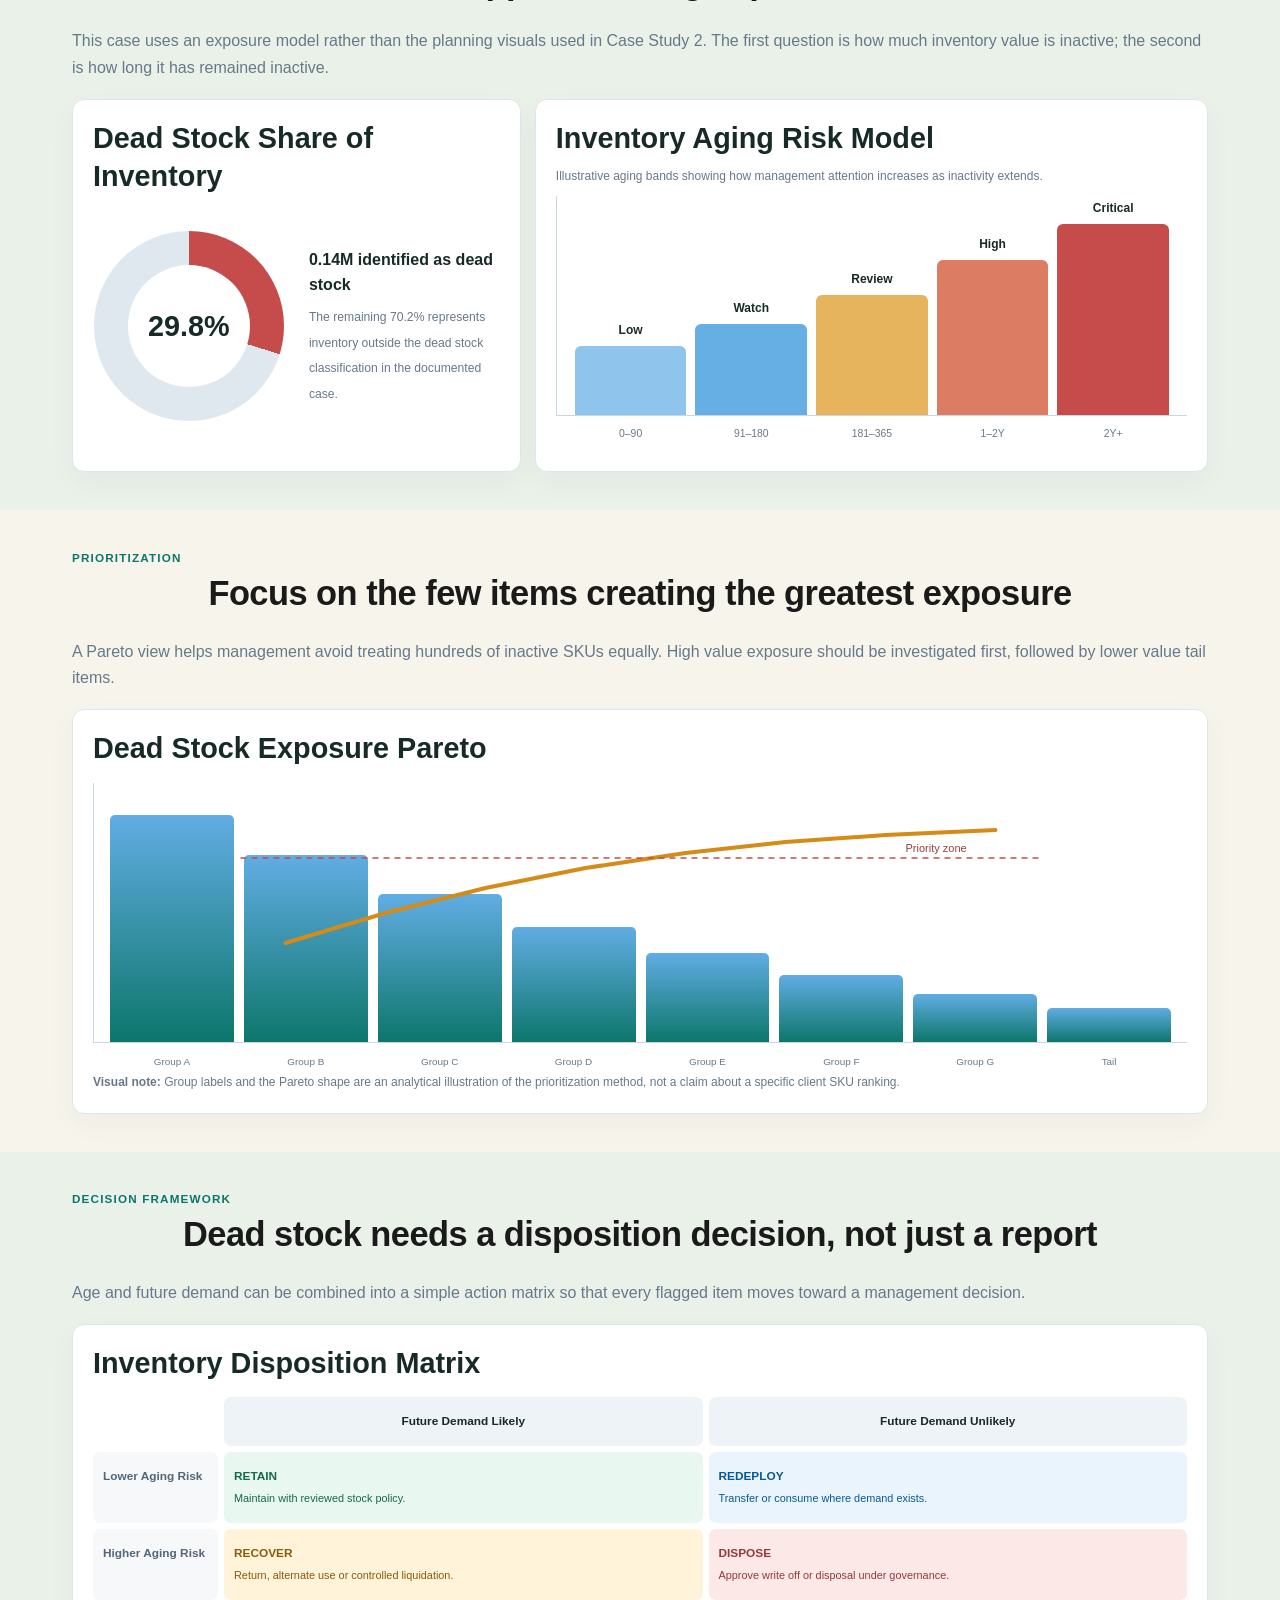
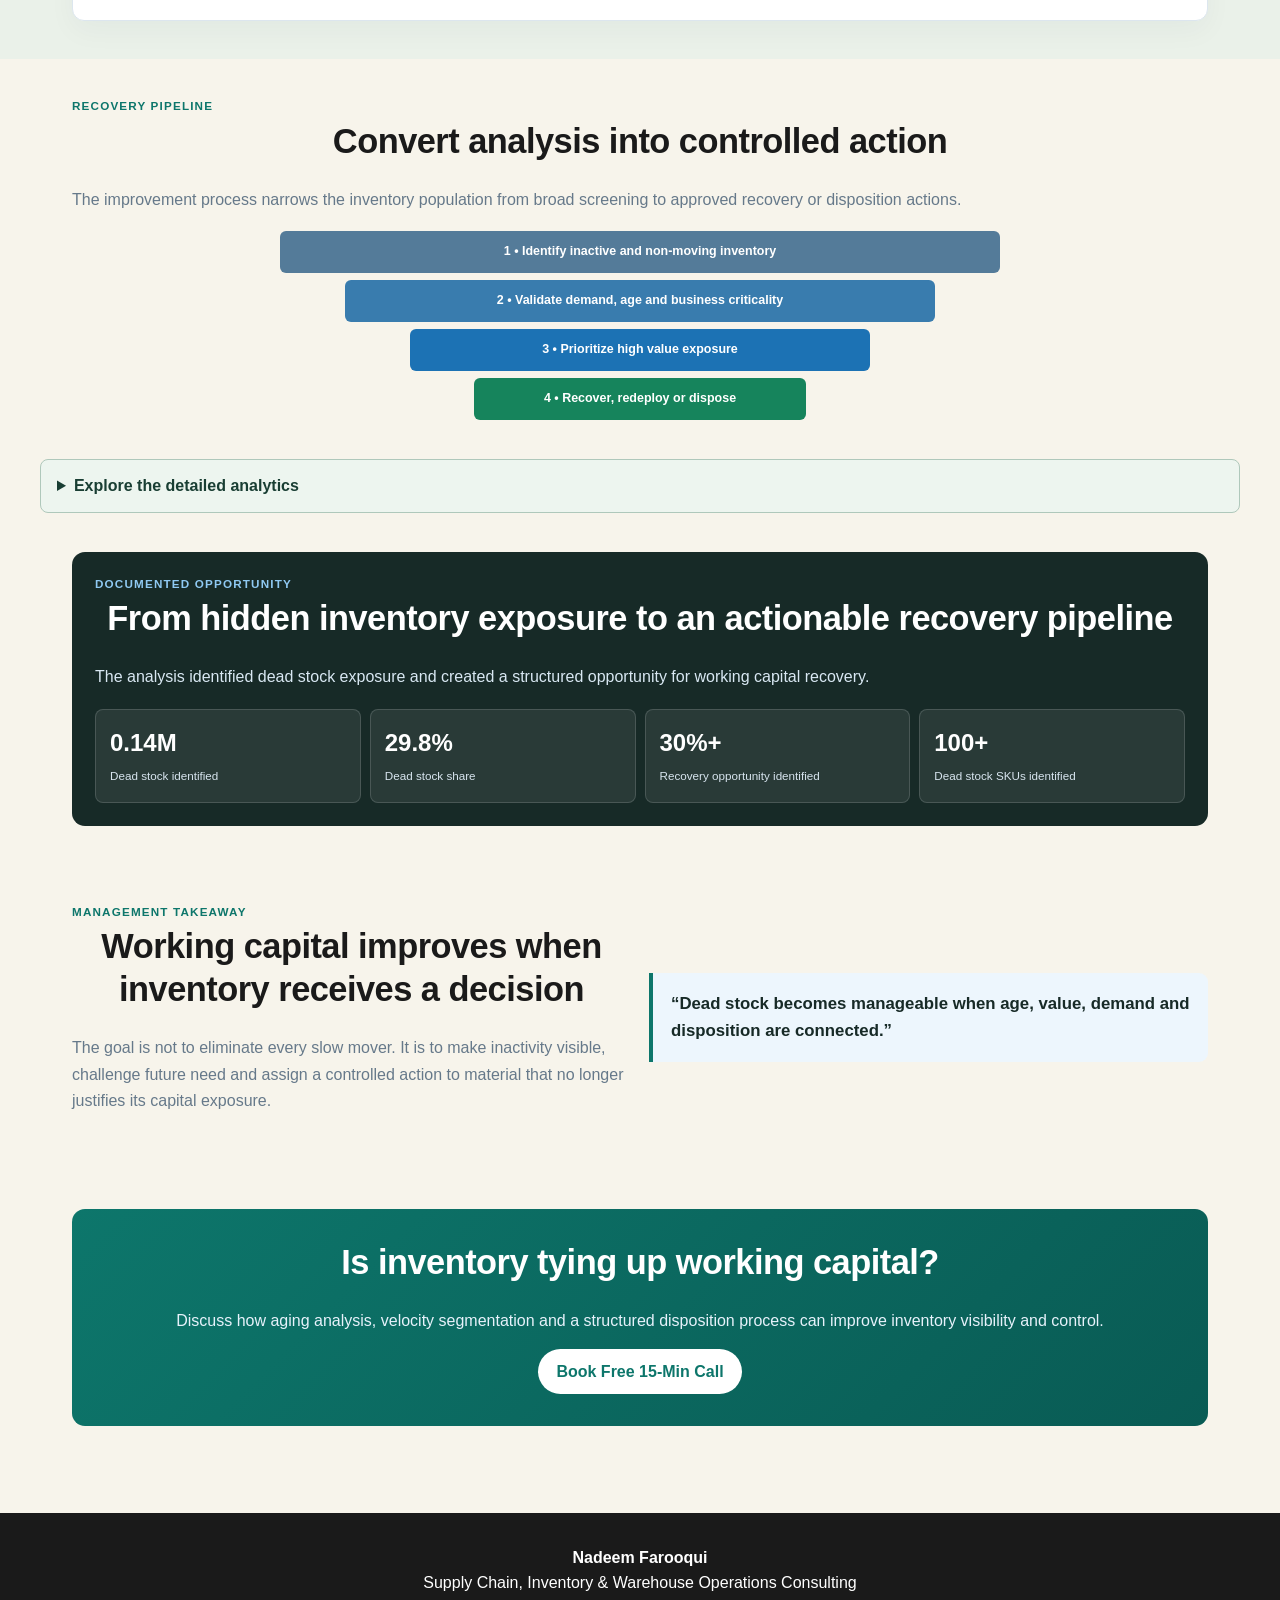
<file: case-study-3.html>
<!DOCTYPE html>
<html lang="en">
<head>
<meta charset="UTF-8">
<meta name="viewport" content="width=device-width, initial-scale=1.0">
<meta name="description" content="Dead Stock and Working Capital Optimization case study by Nadeem Farooqui.">
<title>Case Study 3 | Dead Stock & Working Capital Optimization</title>
<style>
:root{--blue:#0d766b;--blue2:#095b54;--navy:#172a27;--ink:#273746;--muted:#66798a;--line:#dce6ee;--soft:#f5f8fb;--green:#16845c;--amber:#d58b18;--red:#c64b4b;--slate:#7890a3}
*{box-sizing:border-box}html{overflow-x:hidden;scroll-behavior:smooth}body{margin:0;font-family:'Segoe UI',Tahoma,Geneva,Verdana,sans-serif;color:var(--ink);line-height:1.58;overflow-x:hidden;background:#fff}
.container{max-width:1200px;margin:auto;padding:0 2rem}a{color:inherit}
header{background:#fff;border-bottom:1px solid var(--line);position:sticky;top:0;z-index:30}.nav{min-height:68px;display:flex;align-items:center;justify-content:space-between;gap:24px}.logo{text-decoration:none;color:var(--blue2);font-weight:800;font-size:1.1rem}.nav nav{display:flex;gap:24px}.nav nav a{text-decoration:none;color:#40566a;font-size:.91rem;font-weight:700}.nav nav a:hover{color:var(--blue)}
.hero{background:linear-gradient(135deg,var(--blue),var(--blue2));color:#fff;padding:58px 0;text-align:center;position:relative;overflow:hidden}.hero:before,.hero:after{content:"";position:absolute;border-radius:50%;background:rgba(255,255,255,.055)}.hero:before{width:430px;height:430px;right:-120px;top:-230px}.hero:after{width:280px;height:280px;left:-110px;bottom:-180px}.hero .container{position:relative}.eyebrow{font-size:.75rem;font-weight:800;letter-spacing:.12em;text-transform:uppercase;opacity:.9}.hero h1{font-size:clamp(2.2rem,5vw,3.7rem);line-height:1.08;margin:.55rem 0 .65rem}.hero p{max-width:790px;margin:0 auto 1rem;color:#e9f4ff;font-size:1.05rem}.tags{display:flex;justify-content:center;flex-wrap:wrap;gap:8px}.tag{border:1px solid rgba(255,255,255,.3);border-radius:30px;padding:6px 11px;font-size:.76rem;background:rgba(255,255,255,.08)}
.back{border-bottom:1px solid var(--line);padding:12px 0}.back a{text-decoration:none;color:var(--blue);font-weight:700;font-size:.86rem}.section{padding:38px 0}.soft{background:var(--soft)}.kicker{color:var(--blue);font-size:.73rem;font-weight:800;letter-spacing:.1em;text-transform:uppercase;margin:0 0 4px}h2{color:var(--navy);font-size:clamp(1.55rem,3vw,2.15rem);line-height:1.16;margin:0 0 8px}h3{color:var(--navy);font-size:1.04rem;margin:0 0 6px}p{margin:0 0 .7rem}.lead{color:var(--muted);max-width:900px;margin-bottom:18px}
.grid4{display:grid;grid-template-columns:repeat(4,1fr);gap:12px}.stat{background:#fff;border:1px solid var(--line);border-radius:10px;padding:17px}.stat span{display:block;color:var(--muted);font-size:.7rem;text-transform:uppercase;font-weight:700}.stat strong{display:block;color:var(--blue2);font-size:1.65rem;line-height:1.2;margin:4px 0}.stat small{color:var(--muted)}
/* unique exposure visual */
.exposure-grid{display:grid;grid-template-columns:.8fr 1.2fr;gap:14px}.card{background:#fff;border:1px solid var(--line);border-radius:12px;padding:20px;box-shadow:0 10px 28px rgba(16,50,77,.04)}
.ring-wrap{display:flex;align-items:center;justify-content:center;gap:25px;min-height:250px}.ring{width:190px;height:190px;border-radius:50%;background:conic-gradient(var(--red) 0 29.8%,#dfe8ef 29.8% 100%);position:relative}.ring:after{content:"29.8%";position:absolute;inset:34px;border-radius:50%;background:#fff;display:grid;place-items:center;color:var(--navy);font-size:1.8rem;font-weight:800}.ring-copy{max-width:190px}.ring-copy b{display:block;color:var(--navy);font-size:1rem;margin-bottom:5px}.ring-copy span{font-size:.76rem;color:var(--muted)}
/* aging staircase */
.aging{display:flex;align-items:flex-end;gap:9px;height:220px;border-left:1px solid #cbd8e2;border-bottom:1px solid #cbd8e2;padding:15px 18px 0;margin:10px 0 30px}.age{flex:1;position:relative;border-radius:6px 6px 0 0;background:#8fc5ed;min-width:55px}.age:nth-child(2){background:#66afe4}.age:nth-child(3){background:#e5b45c}.age:nth-child(4){background:#dc7d63}.age:nth-child(5){background:#c64b4b}.age b{position:absolute;top:-25px;width:100%;text-align:center;font-size:.75rem;color:var(--navy)}.age span{position:absolute;bottom:-27px;width:100%;text-align:center;font-size:.65rem;color:var(--muted)}
/* Pareto */
.pareto{position:relative;height:260px;border-left:1px solid #cbd8e2;border-bottom:1px solid #cbd8e2;margin:15px 0 30px;padding:20px 16px 0;display:flex;align-items:flex-end;gap:10px}.pbar{flex:1;background:linear-gradient(#61ade4,var(--blue));border-radius:5px 5px 0 0;position:relative;min-width:34px}.pbar span{position:absolute;bottom:-28px;left:0;width:100%;text-align:center;font-size:.62rem;color:var(--muted)}.pareto-line{position:absolute;left:16px;right:16px;top:25px;height:170px;pointer-events:none}.pareto-line svg{width:100%;height:100%;overflow:visible}
/* disposition matrix */
.matrix{display:grid;grid-template-columns:125px repeat(2,1fr);gap:6px;margin-top:14px}.mh,.ml,.cell{border-radius:7px;padding:15px 10px;font-size:.74rem}.mh{background:#edf3f7;color:var(--navy);font-weight:800;text-align:center}.ml{background:#f6f8fa;color:#526779;font-weight:700}.cell b{display:block;margin-bottom:3px}.cell span{font-size:.68rem}.retain{background:#e9f7f1;color:#146b4c}.redeploy{background:#eaf4fc;color:#075995}.recover{background:#fff3d9;color:#8a590e}.dispose{background:#fde8e8;color:#963939}
/* recovery funnel */
.funnel{max-width:720px;margin:18px auto 0;display:grid;gap:7px}.funnel div{margin:auto;text-align:center;color:#fff;padding:11px;border-radius:6px;font-weight:800;font-size:.78rem}.f1{width:100%;background:#547b99}.f2{width:82%;background:#397cae}.f3{width:64%;background:#1c72b4}.f4{width:46%;background:#16845c}
/* dashboard */
.command{background:#0c2235;color:#eaf3fa;border-radius:13px;padding:20px}.command-head{display:flex;justify-content:space-between;gap:15px;margin-bottom:12px}.command h3{color:#fff;font-size:1.18rem}.command-head p{color:#9fb5c8;font-size:.76rem}.badge{border:1px solid #2c5675;background:#173b59;border-radius:30px;padding:6px 9px;height:max-content;white-space:nowrap;font-size:.63rem}.command-kpis{display:grid;grid-template-columns:repeat(4,1fr);gap:8px}.ckpi,.cpanel,.insight{background:#122f49;border:1px solid #214865;border-radius:8px}.ckpi{padding:12px}.ckpi span{display:block;color:#9fb5c8;font-size:.64rem;text-transform:uppercase}.ckpi strong{font-size:1.3rem}.command-grid{display:grid;grid-template-columns:1fr 1fr;gap:8px;margin-top:8px}.cpanel{padding:14px}.cpanel h4{font-size:.82rem;margin:0 0 10px}
.velocity{display:grid;grid-template-columns:90px 1fr 45px;gap:7px;align-items:center;margin:9px 0;font-size:.67rem}.track{height:9px;background:#203f58;border-radius:20px;overflow:hidden}.fill{height:100%;border-radius:20px;background:#45a5e4}.fill.dead{background:#d85f5f}.fill.vslow{background:#e2a447}.fill.slow{background:#7c9fb8}.fill.med{background:#54a985}.fill.fast{background:#36b97c}
.riskblocks{display:grid;grid-template-columns:1fr 1fr;gap:7px}.riskblock{background:#183a55;border-radius:7px;padding:12px}.riskblock strong{display:block;font-size:1.15rem}.riskblock span{font-size:.62rem;color:#adc2d1}.insights{display:grid;grid-template-columns:repeat(3,1fr);gap:8px;margin-top:8px}.insight{padding:11px;font-size:.7rem;color:#c5d5e1}.insight b{display:block;color:#fff;margin-bottom:3px}
.results{background:var(--navy);border-radius:13px;padding:23px;color:#fff}.results h2{color:#fff}.results .lead{color:#d9e8f3}.result-grid{display:grid;grid-template-columns:repeat(4,1fr);gap:9px}.result{background:rgba(255,255,255,.08);border:1px solid rgba(255,255,255,.15);border-radius:8px;padding:14px}.result strong{display:block;font-size:1.5rem}.result span{font-size:.73rem;color:#d8e5ef}
.data-note{font-size:.75rem;color:var(--muted);margin:9px 0 0}.takeaway{display:grid;grid-template-columns:1fr 1fr;gap:18px;align-items:center}.quote{background:#edf6fd;border-left:4px solid var(--blue);padding:18px;border-radius:0 9px 9px 0;color:var(--navy);font-size:1.05rem;font-weight:700}.cta{text-align:center;background:linear-gradient(135deg,var(--blue),var(--blue2));color:#fff;border-radius:13px;padding:32px 20px}.cta h2{color:#fff}.cta p{max-width:680px;margin:0 auto 14px;color:#e7f2fb}.btn{display:inline-block;background:#fff;color:var(--blue);font-weight:800;text-decoration:none;padding:10px 18px;border-radius:30px}footer{background:#091e31;color:#c8d4de;padding:27px 0;margin-top:40px}
@media(max-width:900px){.grid4,.result-grid,.command-kpis{grid-template-columns:1fr 1fr}.exposure-grid,.command-grid,.takeaway{grid-template-columns:1fr}}
@media(max-width:620px){.container{padding:0 1rem}.nav{flex-direction:column;align-items:flex-start;padding:11px 0;gap:8px}.nav nav{width:100%;overflow:auto;white-space:nowrap;gap:16px}.hero{padding:44px 0}.section{padding:30px 0}.grid4,.result-grid,.command-kpis,.insights{grid-template-columns:1fr}.ring-wrap{flex-direction:column}.matrix{grid-template-columns:95px repeat(2,1fr)}.mh,.ml,.cell{padding:10px 6px;font-size:.65rem}.command-head{flex-direction:column}.aging{gap:5px;padding-left:8px;padding-right:8px}.age{min-width:35px}}

/* SHARED INNER-PAGE HERO — aligned with homepage */
:root{--site-blue:#0d766b;--site-blue-dark:#095b54;--site-orange:#ff6b35}
.page-hero,.services-hero,.booking-hero,.hero.case-hero{
  background:linear-gradient(135deg,var(--site-blue) 0%,var(--site-blue-dark) 100%)!important;
  color:#fff!important;
  padding:3.25rem 2rem!important;
  text-align:center!important;
  position:relative!important;
  overflow:hidden!important;
}
.page-hero::before,.services-hero::before,.booking-hero::before,.hero.case-hero::before{
  content:""!important;position:absolute!important;top:-230px!important;right:-125px!important;
  width:430px!important;height:430px!important;border-radius:50%!important;
  background:rgba(255,107,53,.10)!important;
}
.page-hero .container,.services-hero .container,.booking-hero .container,.hero.case-hero .container,.hero.case-hero .c{
  position:relative!important;z-index:1!important;
}
.page-hero h1,.services-hero h1,.booking-hero h1,.hero.case-hero h1{
  color:#fff!important;font-size:clamp(2rem,5vw,3.15rem)!important;
  font-weight:700!important;line-height:1.15!important;margin:0 0 .55rem!important;
}
.page-hero p,.services-hero p,.booking-hero p,.hero.case-hero>div>p{
  max-width:780px!important;margin:0 auto!important;font-size:1.02rem!important;
  line-height:1.65!important;opacity:.94!important;color:#fff!important;
}
.hero.case-hero .eyebrow,.hero.case-hero .eye{
  font-size:.73rem!important;font-weight:800!important;letter-spacing:.11em!important;
  text-transform:uppercase!important;margin-bottom:.45rem!important;opacity:.9!important;
}
.hero.case-hero .tags{margin-top:1rem!important}
@media(max-width:620px){
  .page-hero,.services-hero,.booking-hero,.hero.case-hero{padding:2.65rem 1rem!important}
}

</style>
<link rel="stylesheet" href="css/style.css?v=20261111-2">
<link rel="stylesheet" href="css/interactive.css?v=3">
<link rel="stylesheet" href="assets/back-to-top.css"></head>
<body>
<header class="site-header"><div class="site-header-inner"><a class="site-brand" href="index.html">Nadeem Farooqui</a><details class="site-mobile-menu" open><summary aria-label="Toggle navigation">Menu ☰</summary><nav class="site-navigation" aria-label="Main navigation"><ul class="site-menu"><li><a href="index.html">Home</a></li><li><a href="about.html">About</a></li><li><a href="services.html">Services</a></li><li><details class="site-dropdown"><summary>Case Studies</summary><ul class="site-submenu"><li><a href="portfolio.html">All Case Studies</a></li><li><a href="case-study-1.html">Inventory Accuracy & Control</a></li><li><a href="case-study-2.html">Planning & Material Availability</a></li><li><a href="case-study-3.html" aria-current="page">Working Capital & Dead Stock</a></li><li><a href="case-study-4.html">Warehouse Operations</a></li><li><a href="case-study-5.html">Logistics & Distribution</a></li></ul></details></li><li><a href="contact.html">Contact</a></li></ul></nav></details></div></header>

<section class="hero case-hero"><div class="container"><div class="eyebrow">Case Study 03 • Working Capital & Inventory Risk</div><h1>Dead Stock &amp; Working Capital Optimization</h1><p>Turning aging and non-moving inventory into a structured management decision: retain, redeploy, recover or dispose.</p><div class="tags"><span class="tag">Dead Stock</span><span class="tag">Inventory Aging</span><span class="tag">Working Capital</span><span class="tag">Pareto Analysis</span><span class="tag">Disposition Strategy</span></div></div></section>
<section class="interactive-section "><div class="container"><div class="interactive-shell" data-explorer><h2>Explore the process</h2><p>Choose a step to see the challenge, how I handled it and what I checked.</p><div class="choice-row" role="group" aria-label="Explore the process"><button type="button" aria-pressed="true" data-choice="0">Identify</button><button type="button" aria-pressed="false" data-choice="1">Assess</button><button type="button" aria-pressed="false" data-choice="2">Recover</button></div><article class="insight-panel" data-panel="0"><p class="step-challenge"><strong>Identify challenge</strong> Inactive materials can tie up value without being visible in day-to-day operations.</p><h3>Find stock that has stopped moving</h3><dl class="case-response"><div><dt>How I handled it</dt><dd>I checked inventory age, movement and value to find materials that were no longer being used.</dd></div><div><dt>Check or outcome</dt><dd>The analysis identified 0.14M in dead-stock exposure.</dd></div></dl><figure class="activity-scene scene-shelves" ><figcaption>Identify aging stock on the shelf</figcaption><div class="scene-stage" style="--steps:3"><div class="scene-prop" style="--step:0"><span aria-hidden="true">📦</span><small>On-hand stock</small></div><div class="scene-prop" style="--step:1"><span aria-hidden="true">🔍</span><small>Last movement</small></div><div class="scene-prop" style="--step:2"><span aria-hidden="true">✓</span><small>Aged inventory</small></div></div></figure></article><article class="insight-panel" data-panel="1"><p class="step-challenge"><strong>Assess challenge</strong> A high-value item and a fast-moving item require different decisions.</p><h3>Prioritize stock for review</h3><dl class="case-response"><div><dt>How I handled it</dt><dd>I grouped items by value and activity, then prioritized the largest exposures for review.</dd></div><div><dt>Check or outcome</dt><dd>The review focused attention on the items tying up the most inventory value.</dd></div></dl><figure class="activity-scene scene-triage" ><figcaption>Rank aging stock by value and movement</figcaption><div class="scene-stage" style="--steps:3"><div class="scene-prop" style="--step:0"><span aria-hidden="true">📉</span><small>High-value stock</small></div><div class="scene-prop" style="--step:1"><span aria-hidden="true">📦</span><small>Low movement</small></div><div class="scene-prop" style="--step:2"><span aria-hidden="true">⏱</span><small>Review priority</small></div></div></figure></article><article class="insight-panel" data-panel="2"><p class="step-challenge"><strong>Recover challenge</strong> Recovery depends on a practical disposition decision for each item group.</p><h3>Evaluate recovery options</h3><dl class="case-response"><div><dt>How I handled it</dt><dd>I assessed possible transfer, return or reuse and organized items for disposition decisions.</dd></div><div><dt>Check or outcome</dt><dd>The case identified a potential recovery opportunity of 30% or more.</dd></div></dl><figure class="activity-scene scene-roadmap" ><figcaption>Review transfer, return and reuse options</figcaption><div class="scene-stage" style="--steps:3"><div class="scene-prop" style="--step:0"><span aria-hidden="true">💬</span><small>Transfer</small></div><div class="scene-prop" style="--step:1"><span aria-hidden="true">🔍</span><small>Return</small></div><div class="scene-prop" style="--step:2"><span aria-hidden="true">📋</span><small>Reuse</small></div></div></figure></article></div></div></section>
<div class="back"><div class="container"><a href="portfolio.html">← Back to Portfolio</a></div></div>

<section class="section"><div class="container"><div class="kicker">Business Challenge</div><h2>Inventory value was tied up in items with little or no movement</h2><p class="lead">The challenge was not simply to label stock as “dead.” It was to quantify exposure, identify the materials driving it and create a practical disposition path without compromising operational requirements.</p>
<div class="grid4"><div class="stat"><span>Total Inventory</span><strong>0.47M</strong><small>Value baseline</small></div><div class="stat"><span>Dead Stock</span><strong>0.14M</strong><small>Identified exposure</small></div><div class="stat"><span>Dead Stock Share</span><strong>29.8%</strong><small>Of inventory value</small></div><div class="stat"><span>Recovery Potential</span><strong>30%+</strong><small>Opportunity identified</small></div></div></div></section>

<section class="section soft"><div class="container"><div class="kicker">Exposure Analysis</div><h2>Make trapped working capital visible</h2><p class="lead">This case uses an exposure model rather than the planning visuals used in Case Study 2. The first question is how much inventory value is inactive; the second is how long it has remained inactive.</p>
<div class="exposure-grid">
<div class="card"><h3>Dead Stock Share of Inventory</h3><div class="ring-wrap"><div class="ring"></div><div class="ring-copy"><b>0.14M identified as dead stock</b><span>The remaining 70.2% represents inventory outside the dead stock classification in the documented case.</span></div></div></div>
<div class="card"><h3>Inventory Aging Risk Model</h3><p class="data-note">Illustrative aging bands showing how management attention increases as inactivity extends.</p><div class="aging"><div class="age" style="height:34%"><b>Low</b><span>0–90</span></div><div class="age" style="height:45%"><b>Watch</b><span>91–180</span></div><div class="age" style="height:59%"><b>Review</b><span>181–365</span></div><div class="age" style="height:76%"><b>High</b><span>1–2Y</span></div><div class="age" style="height:94%"><b>Critical</b><span>2Y+</span></div></div></div>
</div></div></section>

<section class="section"><div class="container"><div class="kicker">Prioritization</div><h2>Focus on the few items creating the greatest exposure</h2><p class="lead">A Pareto view helps management avoid treating hundreds of inactive SKUs equally. High value exposure should be investigated first, followed by lower value tail items.</p>
<div class="card"><h3>Dead Stock Exposure Pareto</h3><div class="pareto">
<div class="pbar" style="height:95%"><span>Group A</span></div><div class="pbar" style="height:78%"><span>Group B</span></div><div class="pbar" style="height:62%"><span>Group C</span></div><div class="pbar" style="height:48%"><span>Group D</span></div><div class="pbar" style="height:37%"><span>Group E</span></div><div class="pbar" style="height:28%"><span>Group F</span></div><div class="pbar" style="height:20%"><span>Group G</span></div><div class="pbar" style="height:14%"><span>Tail</span></div>
<div class="pareto-line"><svg viewBox="0 0 800 170"><polyline points="45,135 145,105 245,80 345,60 445,45 545,34 645,27 755,22" fill="none" stroke="#d58b18" stroke-width="4" stroke-linecap="round" stroke-linejoin="round"/><line x1="0" y1="50" x2="800" y2="50" stroke="#c64b4b" stroke-width="1.5" stroke-dasharray="6 5"/><text x="665" y="44" fill="#9b3c3c" font-size="11">Priority zone</text></svg></div>
</div><p class="data-note"><b>Visual note:</b> Group labels and the Pareto shape are an analytical illustration of the prioritization method, not a claim about a specific client SKU ranking.</p></div>
</div></section>

<section class="section soft"><div class="container"><div class="kicker">Decision Framework</div><h2>Dead stock needs a disposition decision, not just a report</h2><p class="lead">Age and future demand can be combined into a simple action matrix so that every flagged item moves toward a management decision.</p>
<div class="card"><h3>Inventory Disposition Matrix</h3><div class="matrix">
<div></div><div class="mh">Future Demand Likely</div><div class="mh">Future Demand Unlikely</div>
<div class="ml">Lower Aging Risk</div><div class="cell retain"><b>RETAIN</b><span>Maintain with reviewed stock policy.</span></div><div class="cell redeploy"><b>REDEPLOY</b><span>Transfer or consume where demand exists.</span></div>
<div class="ml">Higher Aging Risk</div><div class="cell recover"><b>RECOVER</b><span>Return, alternate use or controlled liquidation.</span></div><div class="cell dispose"><b>DISPOSE</b><span>Approve write off or disposal under governance.</span></div>
</div></div></div></section>

<section class="section"><div class="container"><div class="kicker">Recovery Pipeline</div><h2>Convert analysis into controlled action</h2><p class="lead">The improvement process narrows the inventory population from broad screening to approved recovery or disposition actions.</p>
<div class="funnel"><div class="f1">1 • Identify inactive and non-moving inventory</div><div class="f2">2 • Validate demand, age and business criticality</div><div class="f3">3 • Prioritize high value exposure</div><div class="f4">4 • Recover, redeploy or dispose</div></div></div></section>

<details class="evidence-disclosure"><summary>Explore the detailed analytics</summary><section class="section soft"><div class="container"><div class="kicker">Supporting Analytics Demonstration</div><h2>Working Capital Risk Cockpit</h2><p class="lead">A third dashboard architecture, designed specifically for inventory velocity and obsolescence risk. It does not reuse the control or planning dashboards from Cases 1 and 2.</p>
<div class="command">
<div class="command-head"><div><h3>Working Capital Risk Cockpit</h3><p>Velocity • dead stock • inactivity • disposition priority</p></div><span class="badge">ANONYMIZED ANALYTICS</span></div>
<div class="command-kpis"><div class="ckpi"><span>Inventory Records</span><strong>343</strong></div><div class="ckpi"><span>Dead Stock SKUs</span><strong>144</strong></div><div class="ckpi"><span>Dead Stock Units</span><strong>890</strong></div><div class="ckpi"><span>Active / Review SKUs</span><strong>199</strong></div></div>
<div class="command-grid">
<div class="cpanel"><h4>Inventory Velocity Profile</h4>
<div class="velocity"><span>Dead</span><div class="track"><div class="fill dead" style="width:100%"></div></div><b>144</b></div>
<div class="velocity"><span>Very Slow</span><div class="track"><div class="fill vslow" style="width:77%"></div></div><b>111</b></div>
<div class="velocity"><span>Slow</span><div class="track"><div class="fill slow" style="width:38%"></div></div><b>55</b></div>
<div class="velocity"><span>Medium</span><div class="track"><div class="fill med" style="width:17%"></div></div><b>25</b></div>
<div class="velocity"><span>Fast</span><div class="track"><div class="fill fast" style="width:6%"></div></div><b>8</b></div>
</div>
<div class="cpanel"><h4>Risk Concentration</h4><div class="riskblocks"><div class="riskblock"><strong>42.0%</strong><span>Dead SKUs as share of records</span></div><div class="riskblock"><strong>74.3%</strong><span>Dead + very slow SKUs</span></div><div class="riskblock"><strong>16.0%</strong><span>Slow mover share</span></div><div class="riskblock"><strong>9.6%</strong><span>Medium + fast share</span></div></div><p style="font-size:.67rem;color:#9fb5c8;margin-top:12px">Velocity segmentation quickly exposes where inventory review effort should be concentrated.</p></div>
</div>
<div class="insights"><div class="insight"><b>Exposure signal</b>144 of 343 records are classified as dead stock in the supporting dataset.</div><div class="insight"><b>Review priority</b>Dead and very slow items together represent most of the SKU population, requiring structured validation rather than blanket disposal.</div><div class="insight"><b>Management action</b>Combine velocity, business criticality and future demand before approving recovery or disposition.</div></div>
</div>
<p class="data-note"><b>Confidentiality note:</b> Company, brand and material identifiers are anonymized. Currency is intentionally not displayed.</p>
<p class="data-note"><b>Data note:</b> The cockpit is a supporting analytics demonstration built from a separate structured inventory dataset. It is not represented as the same population as the documented professional case above.</p>
</div></section></details>

<section class="section"><div class="container"><div class="results"><div class="kicker" style="color:#8fc9f2">Documented Opportunity</div><h2>From hidden inventory exposure to an actionable recovery pipeline</h2><p class="lead">The analysis identified dead stock exposure and created a structured opportunity for working capital recovery.</p><div class="result-grid"><div class="result"><strong>0.14M</strong><span>Dead stock identified</span></div><div class="result"><strong>29.8%</strong><span>Dead stock share</span></div><div class="result"><strong>30%+</strong><span>Recovery opportunity identified</span></div><div class="result"><strong>100+</strong><span>Dead stock SKUs identified</span></div></div></div></div></section>

<section class="section"><div class="container"><div class="takeaway"><div><div class="kicker">Management Takeaway</div><h2>Working capital improves when inventory receives a decision</h2><p class="lead">The goal is not to eliminate every slow mover. It is to make inactivity visible, challenge future need and assign a controlled action to material that no longer justifies its capital exposure.</p></div><div class="quote">“Dead stock becomes manageable when age, value, demand and disposition are connected.”</div></div></div></section>

<section class="section" style="padding-top:4px"><div class="container"><div class="cta"><h2>Is inventory tying up working capital?</h2><p>Discuss how aging analysis, velocity segmentation and a structured disposition process can improve inventory visibility and control.</p><a class="btn" href="contact.html">Book Free 15-Min Call</a></div></div></section>
<footer><div class="container"><strong style="color:#fff">Nadeem Farooqui</strong><br>Supply Chain, Inventory &amp; Warehouse Operations Consulting</div></footer>
<script id="site-menu-responsive-fix">(function(){var m=document.querySelector('.site-mobile-menu');if(!m)return;function sync(){if(window.innerWidth>800)m.open=true;else if(!m.dataset.mobileReady){m.open=false;m.dataset.mobileReady='1';}}sync();window.addEventListener('resize',sync);})();</script><script defer src="js/back-to-top.js"></script>
<script src="js/interactive.js?v=2" defer></script>
<script defer src="assets/back-to-top.js"></script></body></html>
</file>
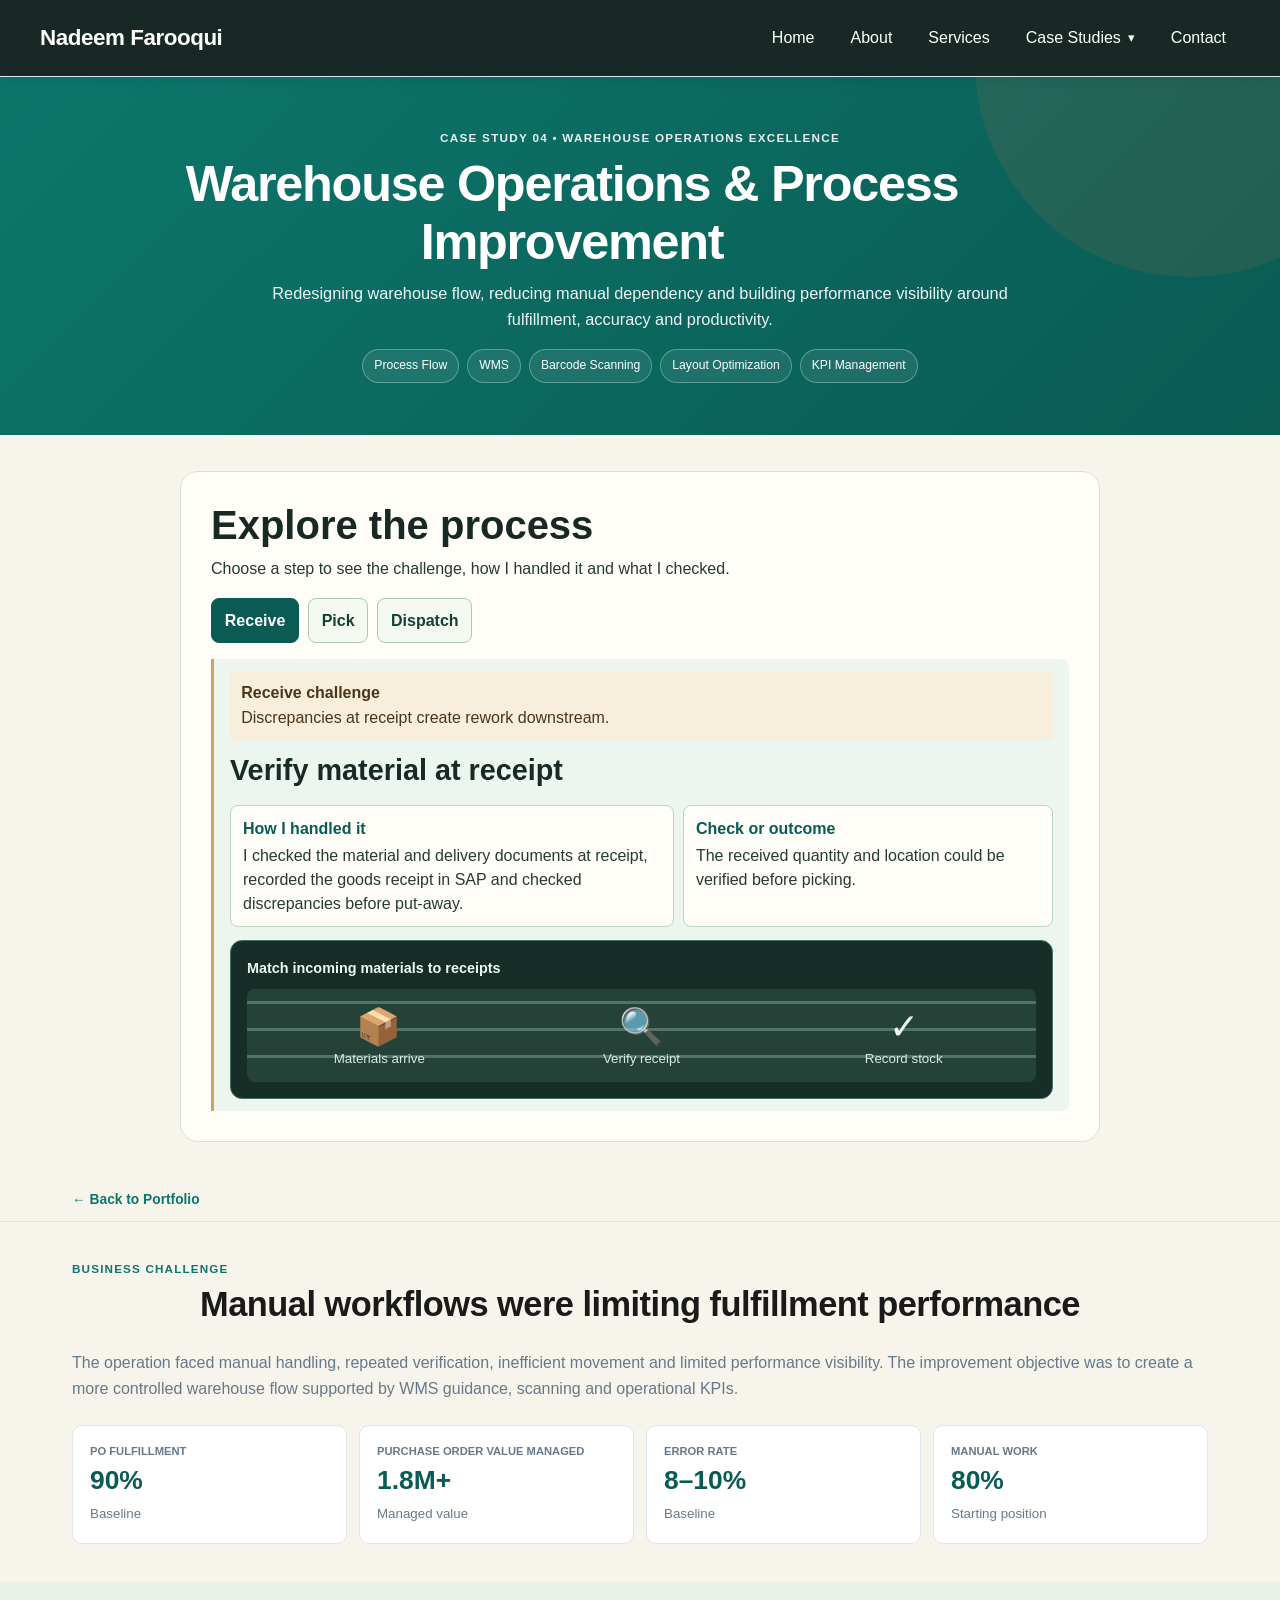
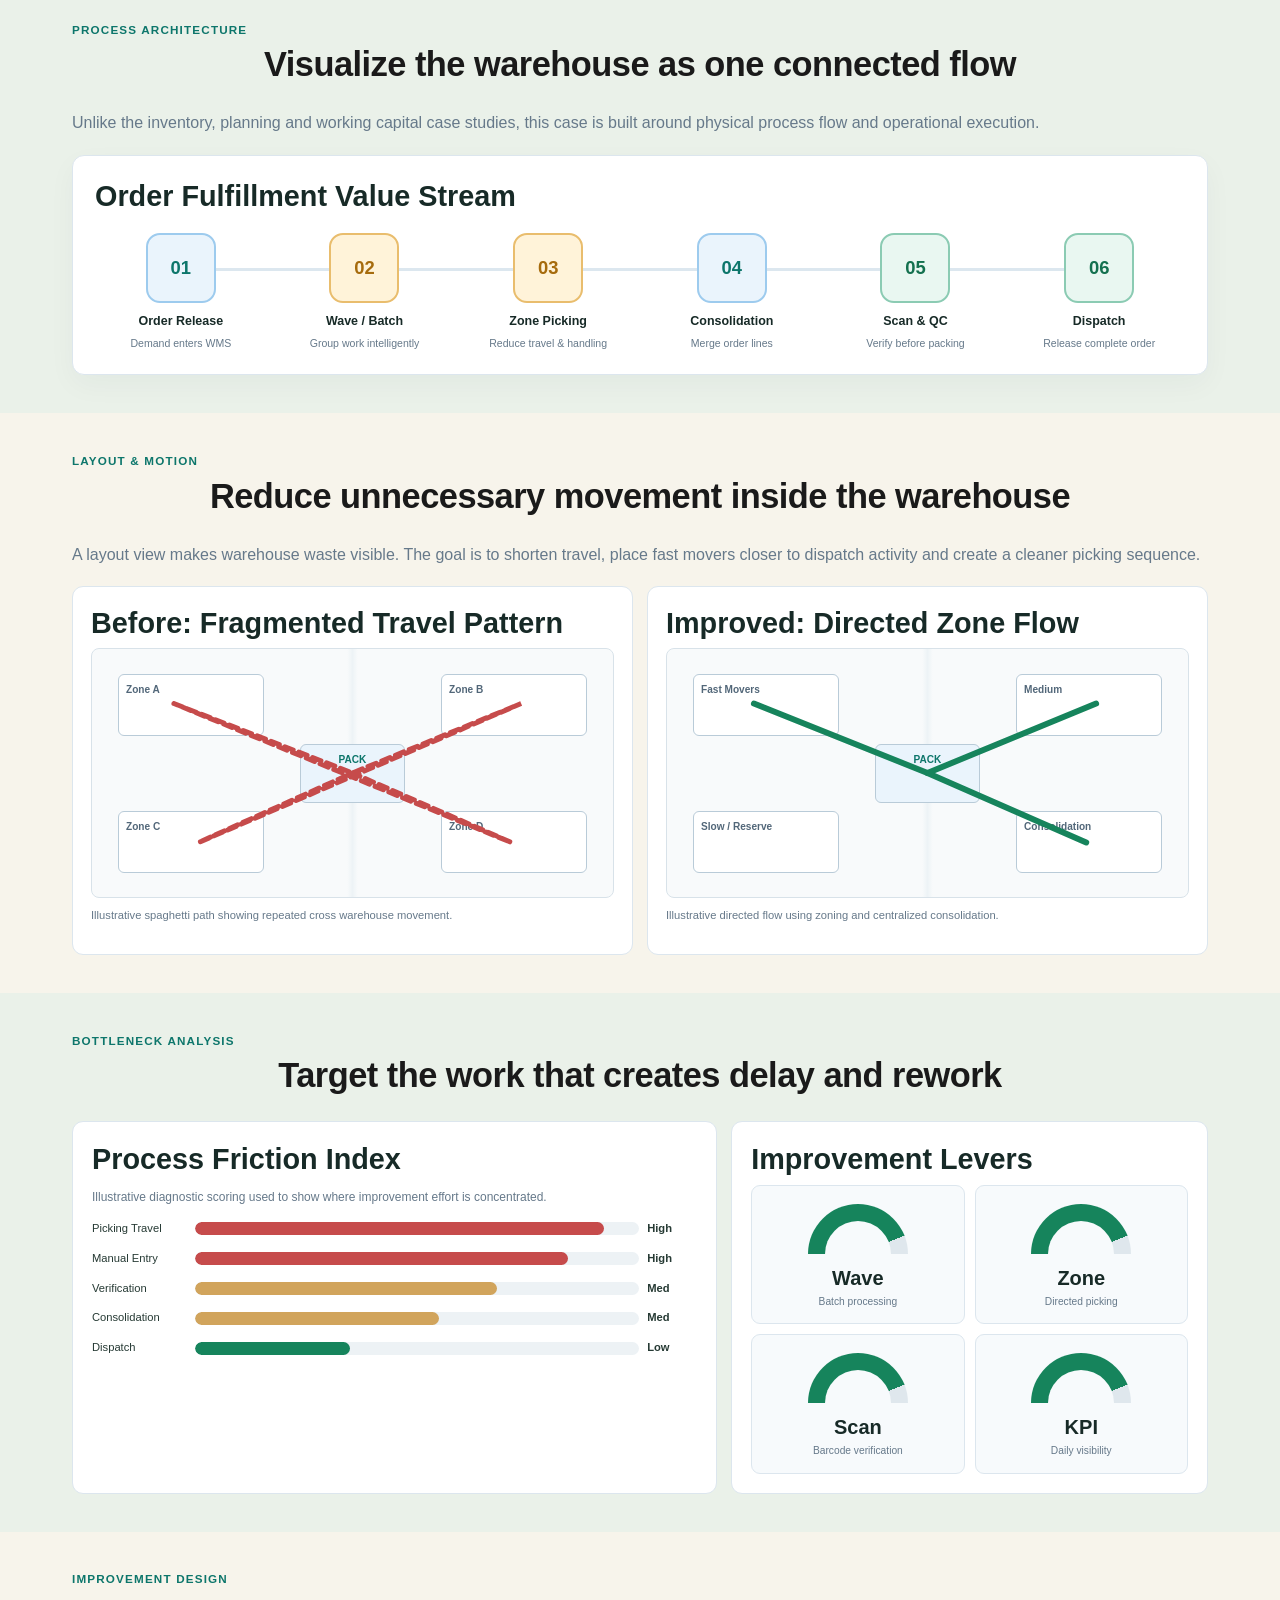
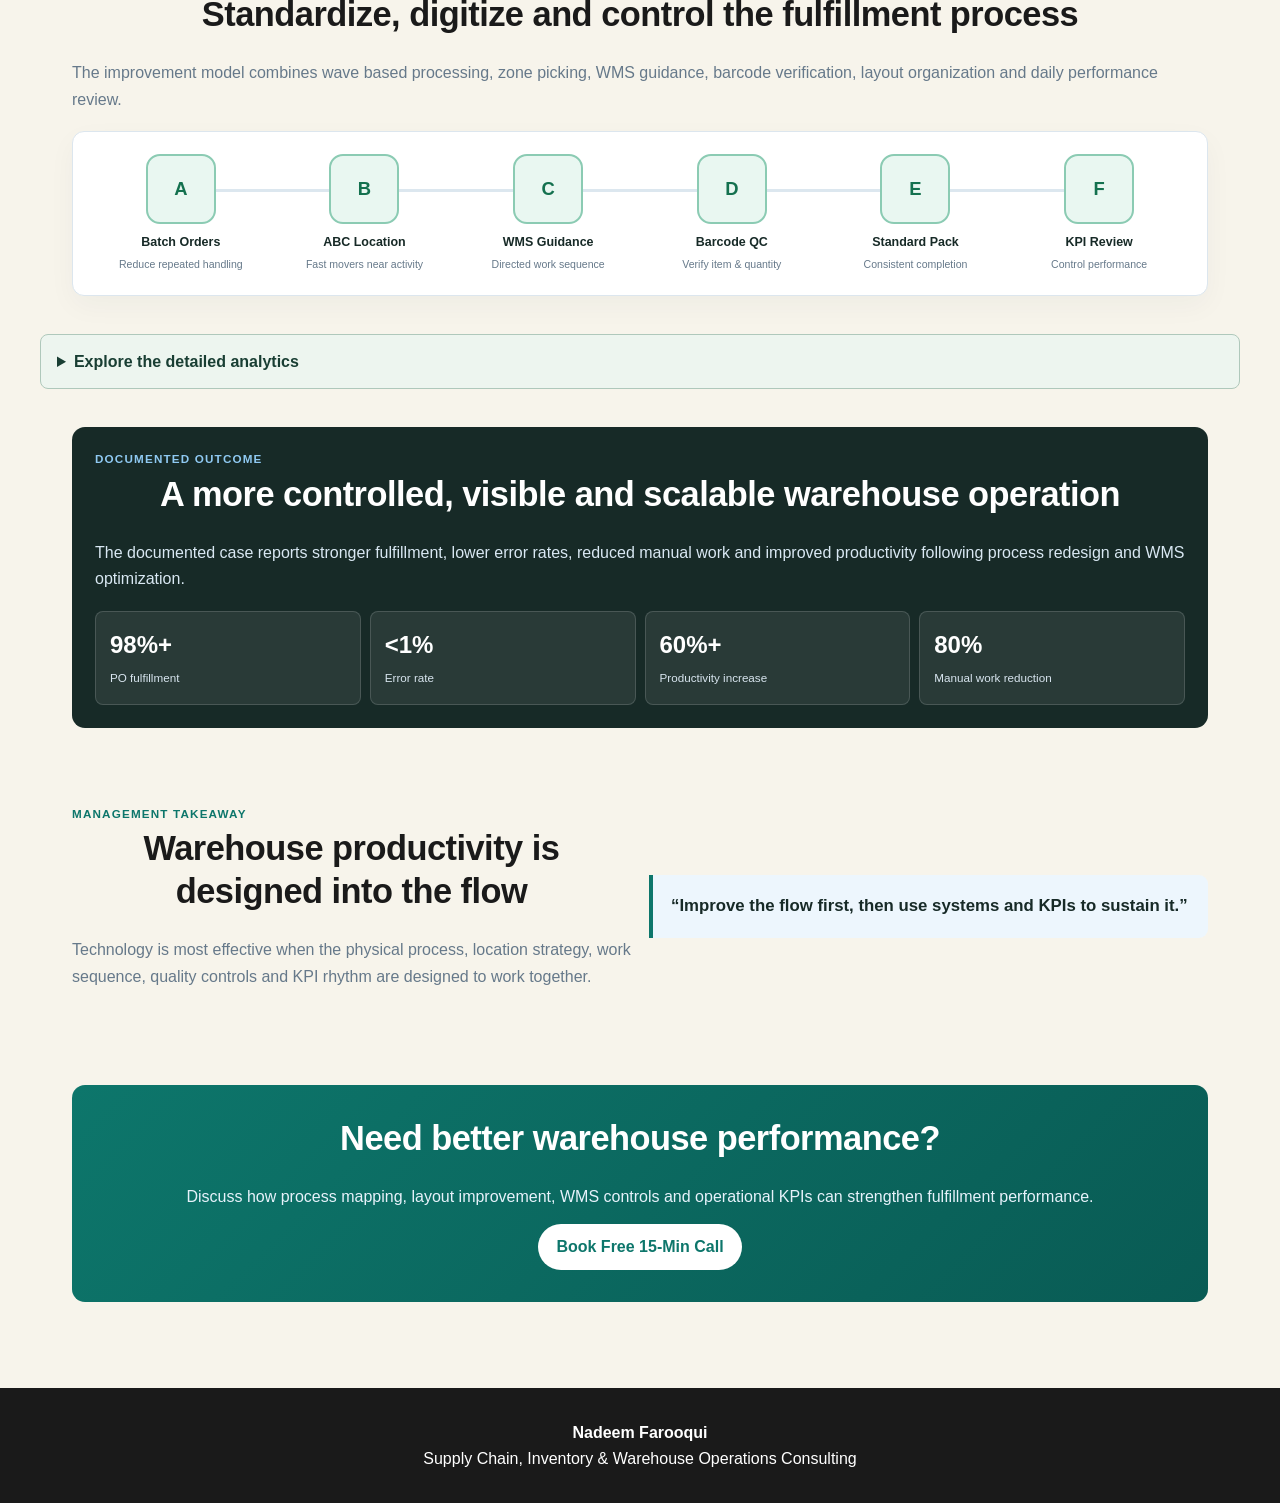
<file: case-study-4.html>
<!DOCTYPE html>
<html lang="en">
<head>
<meta charset="UTF-8"><meta name="viewport" content="width=device-width,initial-scale=1.0">
<meta name="description" content="Warehouse Operations and Process Improvement case study by Nadeem Farooqui.">
<title>Case Study 4 | Warehouse Operations & Process Improvement</title>
<style>
:root{--blue:#0d766b;--blue2:#095b54;--navy:#172a27;--ink:#273746;--muted:#66798a;--line:#dce6ee;--soft:#f5f8fb;--green:#16845c;--amber:#d58b18;--red:#c64b4b}
*{box-sizing:border-box}html{overflow-x:hidden;scroll-behavior:smooth}body{margin:0;font-family:'Segoe UI',Tahoma,Geneva,Verdana,sans-serif;color:var(--ink);line-height:1.58;overflow-x:hidden}.container{max-width:1200px;margin:auto;padding:0 2rem}
header{background:#fff;border-bottom:1px solid var(--line);position:sticky;top:0;z-index:20}.nav{min-height:68px;display:flex;align-items:center;justify-content:space-between;gap:24px}.logo{text-decoration:none;color:var(--blue2);font-weight:800;font-size:1.1rem}.nav nav{display:flex;gap:24px}.nav nav a{text-decoration:none;color:#40566a;font-size:.91rem;font-weight:700}.nav nav a:hover{color:var(--blue)}
.hero{background:linear-gradient(135deg,var(--blue),var(--blue2));color:#fff;padding:58px 0;text-align:center;position:relative;overflow:hidden}.hero:before{content:"";position:absolute;width:430px;height:430px;border-radius:50%;background:rgba(255,255,255,.055);right:-120px;top:-230px}.hero .container{position:relative}.eyebrow{font-size:.75rem;font-weight:800;letter-spacing:.12em;text-transform:uppercase;opacity:.9}.hero h1{font-size:clamp(2.2rem,5vw,3.7rem);line-height:1.08;margin:.55rem 0 .65rem}.hero p{max-width:800px;margin:0 auto 1rem;color:#e9f4ff;font-size:1.05rem}.tags{display:flex;justify-content:center;flex-wrap:wrap;gap:8px}.tag{border:1px solid rgba(255,255,255,.3);border-radius:30px;padding:6px 11px;font-size:.76rem;background:rgba(255,255,255,.08)}
.back{border-bottom:1px solid var(--line);padding:12px 0}.back a{text-decoration:none;color:var(--blue);font-weight:700;font-size:.86rem}.section{padding:38px 0}.soft{background:var(--soft)}.kicker{color:var(--blue);font-size:.73rem;font-weight:800;letter-spacing:.1em;text-transform:uppercase;margin:0 0 4px}h2{color:var(--navy);font-size:clamp(1.55rem,3vw,2.15rem);line-height:1.16;margin:0 0 8px}h3{color:var(--navy);font-size:1.04rem;margin:0 0 6px}p{margin:0 0 .7rem}.lead{color:var(--muted);max-width:900px;margin-bottom:18px}
.grid4{display:grid;grid-template-columns:repeat(4,1fr);gap:12px}.stat{background:#fff;border:1px solid var(--line);border-radius:10px;padding:17px}.stat span{display:block;color:var(--muted);font-size:.7rem;text-transform:uppercase;font-weight:700}.stat strong{display:block;color:var(--blue2);font-size:1.65rem;line-height:1.2;margin:4px 0}.stat small{color:var(--muted)}
/* warehouse process map */
.process-card{background:#fff;border:1px solid var(--line);border-radius:12px;padding:22px;box-shadow:0 10px 28px rgba(16,50,77,.04);overflow:hidden}.warehouse-flow{display:grid;grid-template-columns:repeat(6,1fr);gap:12px;margin-top:18px;position:relative}.warehouse-flow:before{content:"";position:absolute;left:5%;right:5%;top:35px;height:3px;background:#dce7ef}.station{position:relative;text-align:center;z-index:1}.station .icon{width:70px;height:70px;border-radius:14px;margin:0 auto 9px;background:#eaf4fc;border:2px solid #9dcbee;display:grid;place-items:center;color:var(--blue);font-weight:900;font-size:1.15rem}.station b{display:block;color:var(--navy);font-size:.78rem}.station span{display:block;color:var(--muted);font-size:.66rem;margin-top:3px}.station.hot .icon{background:#fff3d9;border-color:#e9bd6d;color:#a66b0d}.station.good .icon{background:#e9f7f1;border-color:#8bcbb3;color:#14714f}
/* spaghetti vs future */
.layout-grid{display:grid;grid-template-columns:1fr 1fr;gap:14px}.layout{background:#fff;border:1px solid var(--line);border-radius:11px;padding:18px}.floor{height:250px;border:1px solid #d8e2e9;background:linear-gradient(90deg,#f8fafb 49%,#edf3f6 50%,#f8fafb 51%);position:relative;border-radius:8px;overflow:hidden}.zone{position:absolute;border:1px solid #b9cbd8;border-radius:6px;background:#fff;padding:7px;font-size:.63rem;font-weight:700;color:#526779}.z1{left:5%;top:10%;width:28%;height:25%}.z2{right:5%;top:10%;width:28%;height:25%}.z3{left:5%;bottom:10%;width:28%;height:25%}.z4{right:5%;bottom:10%;width:28%;height:25%}.pack{left:40%;top:38%;width:20%;height:24%;background:#eaf4fc;color:var(--blue);text-align:center}.route{position:absolute;inset:0}.route svg{width:100%;height:100%}.layout-note{font-size:.7rem;color:var(--muted);margin-top:8px}
/* bottleneck bars */
.bottle-grid{display:grid;grid-template-columns:1.15fr .85fr;gap:14px}.card{background:#fff;border:1px solid var(--line);border-radius:11px;padding:19px}.barrow{display:grid;grid-template-columns:95px 1fr 50px;gap:8px;align-items:center;margin:12px 0;font-size:.7rem}.track{height:13px;background:#edf2f5;border-radius:20px;overflow:hidden}.fill{height:100%;background:var(--blue);border-radius:20px}.fill.amber{background:var(--amber)}.fill.red{background:var(--red)}.fill.green{background:var(--green)}
/* gauges */
.gauges{display:grid;grid-template-columns:1fr 1fr;gap:10px}.gauge{background:#f7fafc;border:1px solid var(--line);border-radius:9px;padding:13px;text-align:center}.arc{width:100px;height:50px;margin:5px auto 8px;overflow:hidden;position:relative}.arc:before{content:"";position:absolute;width:100px;height:100px;border-radius:50%;background:conic-gradient(from 270deg,var(--green) 0 44%,#dfe7ed 44% 50%,transparent 50%);left:0;top:0}.arc:after{content:"";position:absolute;width:66px;height:66px;border-radius:50%;background:#f7fafc;left:17px;top:17px}.gauge strong{font-size:1.25rem;color:var(--navy)}.gauge span{display:block;font-size:.64rem;color:var(--muted)}
/* control room */
.control{background:#0c2235;color:#eaf3fa;border-radius:13px;padding:20px}.control-head{display:flex;justify-content:space-between;gap:15px;margin-bottom:12px}.control h3{color:#fff;font-size:1.18rem}.control-head p{color:#9fb5c8;font-size:.76rem}.badge{border:1px solid #2c5675;background:#173b59;border-radius:30px;padding:6px 9px;height:max-content;white-space:nowrap;font-size:.63rem}.control-kpis{display:grid;grid-template-columns:repeat(4,1fr);gap:8px}.ckpi,.panel,.insight{background:#122f49;border:1px solid #214865;border-radius:8px}.ckpi{padding:12px}.ckpi span{display:block;color:#9fb5c8;font-size:.64rem;text-transform:uppercase}.ckpi strong{font-size:1.3rem}.control-grid{display:grid;grid-template-columns:1.1fr .9fr;gap:8px;margin-top:8px}.panel{padding:14px}.panel h4{font-size:.82rem;margin:0 0 10px}
.hourly{height:170px;display:flex;align-items:flex-end;gap:7px;border-bottom:1px solid #34536a;padding:5px 3px 0}.hour{flex:1;background:#45a5e4;border-radius:4px 4px 0 0;position:relative}.hour:nth-child(3n){background:#48b889}.hour span{position:absolute;bottom:-22px;left:0;width:100%;text-align:center;color:#89a5b8;font-size:.55rem}.zoneperf{display:grid;grid-template-columns:1fr 1fr;gap:7px}.zonebox{padding:12px;background:#183a55;border-radius:7px}.zonebox strong{display:block;font-size:1.1rem}.zonebox span{font-size:.62rem;color:#adc2d1}.insights{display:grid;grid-template-columns:repeat(3,1fr);gap:8px;margin-top:8px}.insight{padding:11px;font-size:.7rem;color:#c5d5e1}.insight b{display:block;color:#fff;margin-bottom:3px}
.results{background:var(--navy);border-radius:13px;padding:23px;color:#fff}.results h2{color:#fff}.results .lead{color:#d9e8f3}.result-grid{display:grid;grid-template-columns:repeat(4,1fr);gap:9px}.result{background:rgba(255,255,255,.08);border:1px solid rgba(255,255,255,.15);border-radius:8px;padding:14px}.result strong{display:block;font-size:1.5rem}.result span{font-size:.73rem;color:#d8e5ef}
.data-note{font-size:.75rem;color:var(--muted);margin:9px 0 0}.takeaway{display:grid;grid-template-columns:1fr 1fr;gap:18px;align-items:center}.quote{background:#edf6fd;border-left:4px solid var(--blue);padding:18px;border-radius:0 9px 9px 0;color:var(--navy);font-size:1.05rem;font-weight:700}.cta{text-align:center;background:linear-gradient(135deg,var(--blue),var(--blue2));color:#fff;border-radius:13px;padding:32px 20px}.cta h2{color:#fff}.cta p{max-width:680px;margin:0 auto 14px;color:#e7f2fb}.btn{display:inline-block;background:#fff;color:var(--blue);font-weight:800;text-decoration:none;padding:10px 18px;border-radius:30px}footer{background:#091e31;color:#c8d4de;padding:27px 0;margin-top:40px}
@media(max-width:900px){.grid4,.result-grid,.control-kpis{grid-template-columns:1fr 1fr}.warehouse-flow{grid-template-columns:repeat(3,1fr)}.warehouse-flow:before{display:none}.layout-grid,.bottle-grid,.control-grid,.takeaway{grid-template-columns:1fr}}
@media(max-width:620px){.container{padding:0 1rem}.nav{flex-direction:column;align-items:flex-start;padding:11px 0;gap:8px}.nav nav{width:100%;overflow:auto;white-space:nowrap;gap:16px}.hero{padding:44px 0}.section{padding:30px 0}.grid4,.result-grid,.control-kpis,.warehouse-flow,.insights{grid-template-columns:1fr}.control-head{flex-direction:column}.floor{height:220px}.gauges{grid-template-columns:1fr 1fr}}

/* SHARED INNER-PAGE HERO — aligned with homepage */
:root{--site-blue:#0d766b;--site-blue-dark:#095b54;--site-orange:#ff6b35}
.page-hero,.services-hero,.booking-hero,.hero.case-hero{
  background:linear-gradient(135deg,var(--site-blue) 0%,var(--site-blue-dark) 100%)!important;
  color:#fff!important;
  padding:3.25rem 2rem!important;
  text-align:center!important;
  position:relative!important;
  overflow:hidden!important;
}
.page-hero::before,.services-hero::before,.booking-hero::before,.hero.case-hero::before{
  content:""!important;position:absolute!important;top:-230px!important;right:-125px!important;
  width:430px!important;height:430px!important;border-radius:50%!important;
  background:rgba(255,107,53,.10)!important;
}
.page-hero .container,.services-hero .container,.booking-hero .container,.hero.case-hero .container,.hero.case-hero .c{
  position:relative!important;z-index:1!important;
}
.page-hero h1,.services-hero h1,.booking-hero h1,.hero.case-hero h1{
  color:#fff!important;font-size:clamp(2rem,5vw,3.15rem)!important;
  font-weight:700!important;line-height:1.15!important;margin:0 0 .55rem!important;
}
.page-hero p,.services-hero p,.booking-hero p,.hero.case-hero>div>p{
  max-width:780px!important;margin:0 auto!important;font-size:1.02rem!important;
  line-height:1.65!important;opacity:.94!important;color:#fff!important;
}
.hero.case-hero .eyebrow,.hero.case-hero .eye{
  font-size:.73rem!important;font-weight:800!important;letter-spacing:.11em!important;
  text-transform:uppercase!important;margin-bottom:.45rem!important;opacity:.9!important;
}
.hero.case-hero .tags{margin-top:1rem!important}
@media(max-width:620px){
  .page-hero,.services-hero,.booking-hero,.hero.case-hero{padding:2.65rem 1rem!important}
}

</style>
<link rel="stylesheet" href="css/style.css?v=20261111-2"><link rel="stylesheet" href="css/interactive.css?v=3">
<link rel="stylesheet" href="assets/back-to-top.css"></head>
<body>
<header class="site-header"><div class="site-header-inner"><a class="site-brand" href="index.html">Nadeem Farooqui</a><details class="site-mobile-menu" open><summary aria-label="Toggle navigation">Menu ☰</summary><nav class="site-navigation" aria-label="Main navigation"><ul class="site-menu"><li><a href="index.html">Home</a></li><li><a href="about.html">About</a></li><li><a href="services.html">Services</a></li><li><details class="site-dropdown"><summary>Case Studies</summary><ul class="site-submenu"><li><a href="portfolio.html">All Case Studies</a></li><li><a href="case-study-1.html">Inventory Accuracy & Control</a></li><li><a href="case-study-2.html">Planning & Material Availability</a></li><li><a href="case-study-3.html">Working Capital & Dead Stock</a></li><li><a href="case-study-4.html" aria-current="page">Warehouse Operations</a></li><li><a href="case-study-5.html">Logistics & Distribution</a></li></ul></details></li><li><a href="contact.html">Contact</a></li></ul></nav></details></div></header>
<section class="hero case-hero"><div class="container"><div class="eyebrow">Case Study 04 • Warehouse Operations Excellence</div><h1>Warehouse Operations &amp; Process Improvement</h1><p>Redesigning warehouse flow, reducing manual dependency and building performance visibility around fulfillment, accuracy and productivity.</p><div class="tags"><span class="tag">Process Flow</span><span class="tag">WMS</span><span class="tag">Barcode Scanning</span><span class="tag">Layout Optimization</span><span class="tag">KPI Management</span></div></div></section>
<section class="interactive-section "><div class="container"><div class="interactive-shell" data-explorer><h2>Explore the process</h2><p>Choose a step to see the challenge, how I handled it and what I checked.</p><div class="choice-row" role="group" aria-label="Explore the process"><button type="button" aria-pressed="true" data-choice="0">Receive</button><button type="button" aria-pressed="false" data-choice="1">Pick</button><button type="button" aria-pressed="false" data-choice="2">Dispatch</button></div><article class="insight-panel" data-panel="0"><p class="step-challenge"><strong>Receive challenge</strong> Discrepancies at receipt create rework downstream.</p><h3>Verify material at receipt</h3><dl class="case-response"><div><dt>How I handled it</dt><dd>I checked the material and delivery documents at receipt, recorded the goods receipt in SAP and checked discrepancies before put-away.</dd></div><div><dt>Check or outcome</dt><dd>The received quantity and location could be verified before picking.</dd></div></dl><figure class="activity-scene scene-shelves" ><figcaption>Match incoming materials to receipts</figcaption><div class="scene-stage" style="--steps:3"><div class="scene-prop" style="--step:0"><span aria-hidden="true">📦</span><small>Materials arrive</small></div><div class="scene-prop" style="--step:1"><span aria-hidden="true">🔍</span><small>Verify receipt</small></div><div class="scene-prop" style="--step:2"><span aria-hidden="true">✓</span><small>Record stock</small></div></div></figure></article><article class="insight-panel" data-panel="1"><p class="step-challenge"><strong>Pick challenge</strong> Unclear pick instructions and repeated checks slow the order.</p><h3>Confirm items as they move</h3><dl class="case-response"><div><dt>How I handled it</dt><dd>I used organized locations, WMS guidance and barcode verification to make picking easier to check.</dd></div><div><dt>Check or outcome</dt><dd>The redesigned process recorded lower error rates and less manual work.</dd></div></dl><figure class="activity-scene scene-warehouse" ><figcaption>Move an order through picking and verification</figcaption><div class="scene-stage" style="--steps:3"><div class="scene-prop" style="--step:0"><span aria-hidden="true">📥</span><small>Pick list</small></div><div class="scene-prop" style="--step:1"><span aria-hidden="true">🧺</span><small>Collect items</small></div><div class="scene-prop" style="--step:2"><span aria-hidden="true">📤</span><small>Verify order</small></div></div></figure></article><article class="insight-panel" data-panel="2"><p class="step-challenge"><strong>Dispatch challenge</strong> A complete order can still wait if its handover is unclear.</p><h3>Check readiness before release</h3><dl class="case-response"><div><dt>How I handled it</dt><dd>I checked staged orders and dispatch readiness, then reviewed fulfillment as part of daily operations.</dd></div><div><dt>Check or outcome</dt><dd>The documented warehouse improvement reached 98%+ order fulfillment.</dd></div></dl><figure class="activity-scene scene-dispatch" ><figcaption>Verify dispatch readiness and release</figcaption><div class="scene-stage" style="--steps:3"><div class="scene-prop" style="--step:0"><span aria-hidden="true">🏭</span><small>Staging area</small></div><div class="scene-prop" style="--step:1"><span aria-hidden="true">🚚</span><small>Vehicle loaded</small></div><div class="scene-prop" style="--step:2"><span aria-hidden="true">📍</span><small>Order released</small></div><span class="scene-truck" aria-hidden="true">🚚</span></div></figure></article></div></div></section>
<div class="back"><div class="container"><a href="portfolio.html">← Back to Portfolio</a></div></div>

<section class="section"><div class="container"><div class="kicker">Business Challenge</div><h2>Manual workflows were limiting fulfillment performance</h2><p class="lead">The operation faced manual handling, repeated verification, inefficient movement and limited performance visibility. The improvement objective was to create a more controlled warehouse flow supported by WMS guidance, scanning and operational KPIs.</p>
<div class="grid4"><div class="stat"><span>PO Fulfillment</span><strong>90%</strong><small>Baseline</small></div><div class="stat"><span>Purchase Order Value Managed</span><strong>1.8M+</strong><small>Managed value</small></div><div class="stat"><span>Error Rate</span><strong>8–10%</strong><small>Baseline</small></div><div class="stat"><span>Manual Work</span><strong>80%</strong><small>Starting position</small></div></div></div></section>

<section class="section soft"><div class="container"><div class="kicker">Process Architecture</div><h2>Visualize the warehouse as one connected flow</h2><p class="lead">Unlike the inventory, planning and working capital case studies, this case is built around physical process flow and operational execution.</p>
<div class="process-card"><h3>Order Fulfillment Value Stream</h3><div class="warehouse-flow">
<div class="station"><div class="icon">01</div><b>Order Release</b><span>Demand enters WMS</span></div>
<div class="station hot"><div class="icon">02</div><b>Wave / Batch</b><span>Group work intelligently</span></div>
<div class="station hot"><div class="icon">03</div><b>Zone Picking</b><span>Reduce travel & handling</span></div>
<div class="station"><div class="icon">04</div><b>Consolidation</b><span>Merge order lines</span></div>
<div class="station good"><div class="icon">05</div><b>Scan & QC</b><span>Verify before packing</span></div>
<div class="station good"><div class="icon">06</div><b>Dispatch</b><span>Release complete order</span></div>
</div></div></div></section>

<section class="section"><div class="container"><div class="kicker">Layout & Motion</div><h2>Reduce unnecessary movement inside the warehouse</h2><p class="lead">A layout view makes warehouse waste visible. The goal is to shorten travel, place fast movers closer to dispatch activity and create a cleaner picking sequence.</p>
<div class="layout-grid">
<div class="layout"><h3>Before: Fragmented Travel Pattern</h3><div class="floor"><div class="zone z1">Zone A</div><div class="zone z2">Zone B</div><div class="zone z3">Zone C</div><div class="zone z4">Zone D</div><div class="zone pack">PACK</div><div class="route"><svg viewBox="0 0 500 250"><polyline points="70,55 250,125 420,55 95,195 250,125 410,195 70,55" fill="none" stroke="#c64b4b" stroke-width="5" stroke-dasharray="9 6" stroke-linecap="round"/></svg></div></div><p class="layout-note">Illustrative spaghetti path showing repeated cross warehouse movement.</p></div>
<div class="layout"><h3>Improved: Directed Zone Flow</h3><div class="floor"><div class="zone z1">Fast Movers</div><div class="zone z2">Medium</div><div class="zone z3">Slow / Reserve</div><div class="zone z4">Consolidation</div><div class="zone pack">PACK</div><div class="route"><svg viewBox="0 0 500 250"><polyline points="75,55 250,125 410,195" fill="none" stroke="#16845c" stroke-width="6" stroke-linecap="round"/><polyline points="420,55 250,125" fill="none" stroke="#16845c" stroke-width="6" stroke-linecap="round"/></svg></div></div><p class="layout-note">Illustrative directed flow using zoning and centralized consolidation.</p></div>
</div></div></section>

<section class="section soft"><div class="container"><div class="kicker">Bottleneck Analysis</div><h2>Target the work that creates delay and rework</h2><div class="bottle-grid">
<div class="card"><h3>Process Friction Index</h3><p class="data-note">Illustrative diagnostic scoring used to show where improvement effort is concentrated.</p>
<div class="barrow"><span>Picking Travel</span><div class="track"><div class="fill red" style="width:92%"></div></div><b>High</b></div>
<div class="barrow"><span>Manual Entry</span><div class="track"><div class="fill red" style="width:84%"></div></div><b>High</b></div>
<div class="barrow"><span>Verification</span><div class="track"><div class="fill amber" style="width:68%"></div></div><b>Med</b></div>
<div class="barrow"><span>Consolidation</span><div class="track"><div class="fill amber" style="width:55%"></div></div><b>Med</b></div>
<div class="barrow"><span>Dispatch</span><div class="track"><div class="fill green" style="width:35%"></div></div><b>Low</b></div>
</div>
<div class="card"><h3>Improvement Levers</h3><div class="gauges"><div class="gauge"><div class="arc"></div><strong>Wave</strong><span>Batch processing</span></div><div class="gauge"><div class="arc"></div><strong>Zone</strong><span>Directed picking</span></div><div class="gauge"><div class="arc"></div><strong>Scan</strong><span>Barcode verification</span></div><div class="gauge"><div class="arc"></div><strong>KPI</strong><span>Daily visibility</span></div></div></div>
</div></div></section>

<section class="section"><div class="container"><div class="kicker">Improvement Design</div><h2>Standardize, digitize and control the fulfillment process</h2><p class="lead">The improvement model combines wave based processing, zone picking, WMS guidance, barcode verification, layout organization and daily performance review.</p>
<div class="process-card"><div class="warehouse-flow" style="margin-top:0">
<div class="station good"><div class="icon">A</div><b>Batch Orders</b><span>Reduce repeated handling</span></div>
<div class="station good"><div class="icon">B</div><b>ABC Location</b><span>Fast movers near activity</span></div>
<div class="station good"><div class="icon">C</div><b>WMS Guidance</b><span>Directed work sequence</span></div>
<div class="station good"><div class="icon">D</div><b>Barcode QC</b><span>Verify item & quantity</span></div>
<div class="station good"><div class="icon">E</div><b>Standard Pack</b><span>Consistent completion</span></div>
<div class="station good"><div class="icon">F</div><b>KPI Review</b><span>Control performance</span></div>
</div></div></div></section>

<details class="evidence-disclosure"><summary>Explore the detailed analytics</summary><section class="section soft"><div class="container"><div class="kicker">Operations Dashboard</div><h2>Warehouse Performance Control Room</h2><p class="lead">This fourth dashboard uses a real time operations control room concept with throughput rhythm and zone performance rather than the analytical structures used in the first three case studies.</p>
<div class="control">
<div class="control-head"><div><h3>Warehouse Operations Control Room</h3><p>Fulfillment • errors • throughput • zone performance • operational exceptions</p></div><span class="badge">PROCESS PERFORMANCE VIEW</span></div>
<div class="control-kpis"><div class="ckpi"><span>PO Fulfillment</span><strong>98%+</strong></div><div class="ckpi"><span>Error Rate</span><strong>&lt;1%</strong></div><div class="ckpi"><span>Productivity</span><strong>+60%</strong></div><div class="ckpi"><span>Manual Work</span><strong>−80%</strong></div></div>
<div class="control-grid">
<div class="panel"><h4>Illustrative Throughput Rhythm</h4><div class="hourly">
<div class="hour" style="height:44%"><span>08</span></div><div class="hour" style="height:58%"><span>09</span></div><div class="hour" style="height:69%"><span>10</span></div><div class="hour" style="height:78%"><span>11</span></div><div class="hour" style="height:61%"><span>12</span></div><div class="hour" style="height:82%"><span>13</span></div><div class="hour" style="height:91%"><span>14</span></div><div class="hour" style="height:86%"><span>15</span></div><div class="hour" style="height:96%"><span>16</span></div><div class="hour" style="height:73%"><span>17</span></div>
</div></div>
<div class="panel"><h4>Zone Performance Board</h4><div class="zoneperf"><div class="zonebox"><strong>Zone A</strong><span>Fast mover picking</span></div><div class="zonebox"><strong>Zone B</strong><span>Standard picking</span></div><div class="zonebox"><strong>QC</strong><span>Scan verification</span></div><div class="zonebox"><strong>Dispatch</strong><span>Completion queue</span></div></div><p style="font-size:.67rem;color:#9fb5c8;margin-top:12px">Use zone level visibility to isolate bottlenecks before they affect fulfillment.</p></div>
</div>
<div class="insights"><div class="insight"><b>Flow first</b>Reducing travel and repeated handling improves capacity without relying only on additional labor.</div><div class="insight"><b>Quality at source</b>Barcode verification moves error detection upstream before dispatch.</div><div class="insight"><b>Daily control</b>Fulfillment, cycle time and errors become management signals rather than month end surprises.</div></div>
</div>
<p class="data-note"><b>Visual note:</b> Throughput rhythm and layout diagrams demonstrate the warehouse analytics and process design approach. They are illustrative and are not presented as measured hourly client data.</p>
</div></section></details>

<section class="section"><div class="container"><div class="results"><div class="kicker" style="color:#8fc9f2">Documented Outcome</div><h2>A more controlled, visible and scalable warehouse operation</h2><p class="lead">The documented case reports stronger fulfillment, lower error rates, reduced manual work and improved productivity following process redesign and WMS optimization.</p><div class="result-grid"><div class="result"><strong>98%+</strong><span>PO fulfillment</span></div><div class="result"><strong>&lt;1%</strong><span>Error rate</span></div><div class="result"><strong>60%+</strong><span>Productivity increase</span></div><div class="result"><strong>80%</strong><span>Manual work reduction</span></div></div></div></div></section>

<section class="section"><div class="container"><div class="takeaway"><div><div class="kicker">Management Takeaway</div><h2>Warehouse productivity is designed into the flow</h2><p class="lead">Technology is most effective when the physical process, location strategy, work sequence, quality controls and KPI rhythm are designed to work together.</p></div><div class="quote">“Improve the flow first, then use systems and KPIs to sustain it.”</div></div></div></section>

<section class="section" style="padding-top:4px"><div class="container"><div class="cta"><h2>Need better warehouse performance?</h2><p>Discuss how process mapping, layout improvement, WMS controls and operational KPIs can strengthen fulfillment performance.</p><a class="btn" href="contact.html">Book Free 15-Min Call</a></div></div></section>
<footer><div class="container"><strong style="color:#fff">Nadeem Farooqui</strong><br>Supply Chain, Inventory &amp; Warehouse Operations Consulting</div></footer>
<script id="site-menu-responsive-fix">(function(){var m=document.querySelector('.site-mobile-menu');if(!m)return;function sync(){if(window.innerWidth>800)m.open=true;else if(!m.dataset.mobileReady){m.open=false;m.dataset.mobileReady='1';}}sync();window.addEventListener('resize',sync);})();</script><script defer src="js/back-to-top.js"></script>
<script src="js/interactive.js?v=2" defer></script>
<script defer src="assets/back-to-top.js"></script></body></html>
</file>
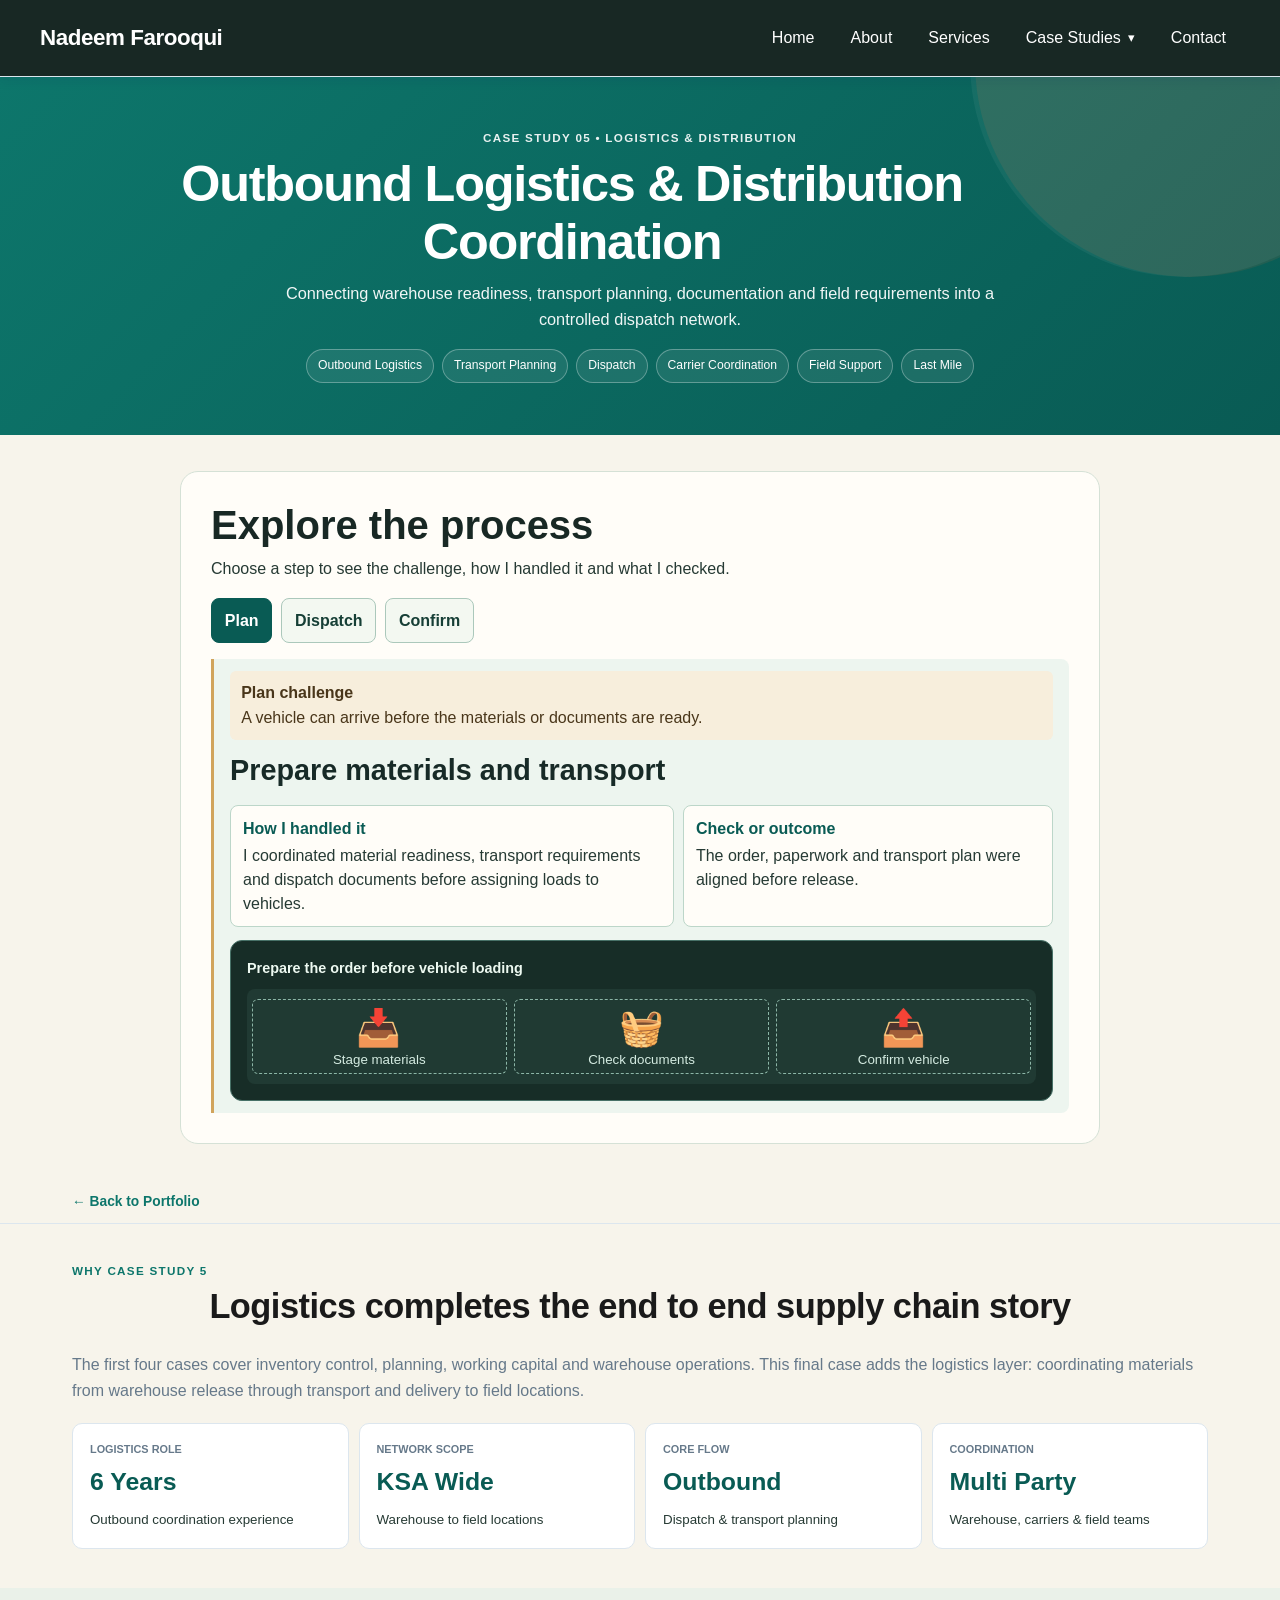
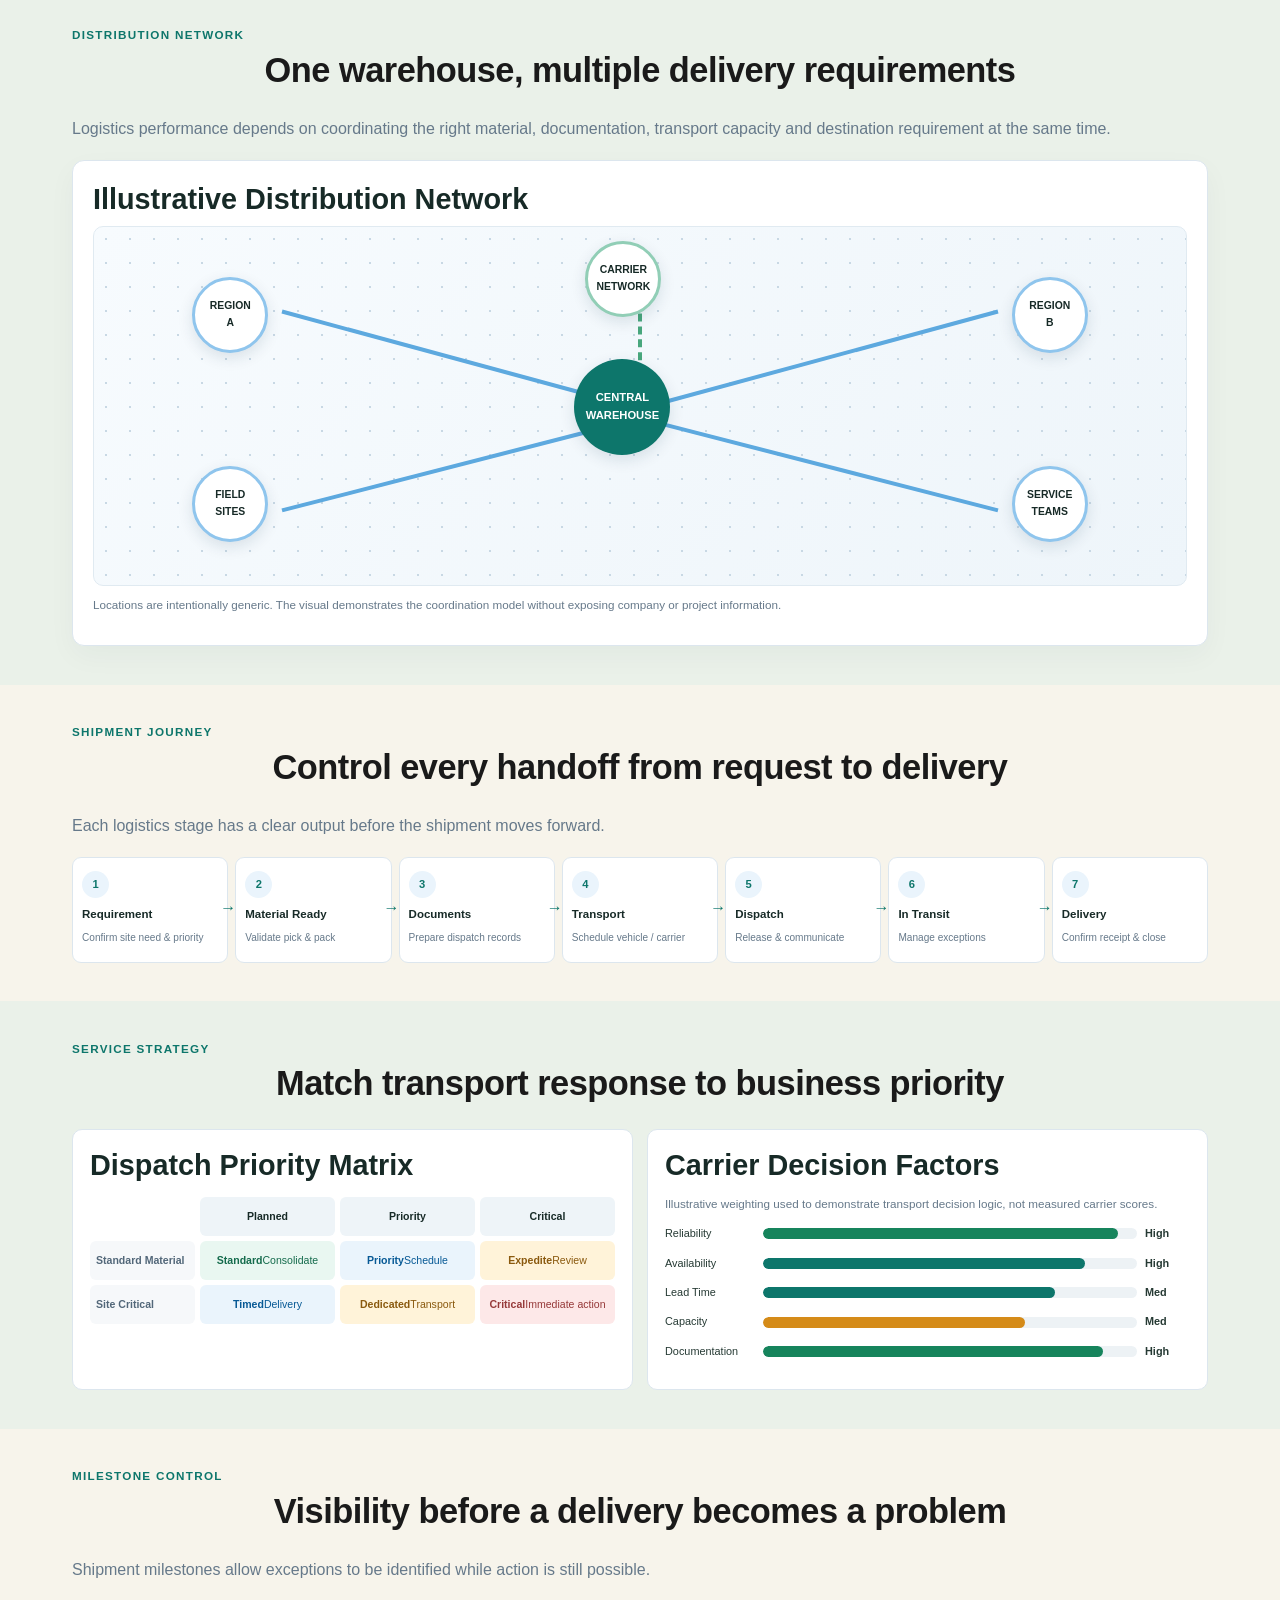
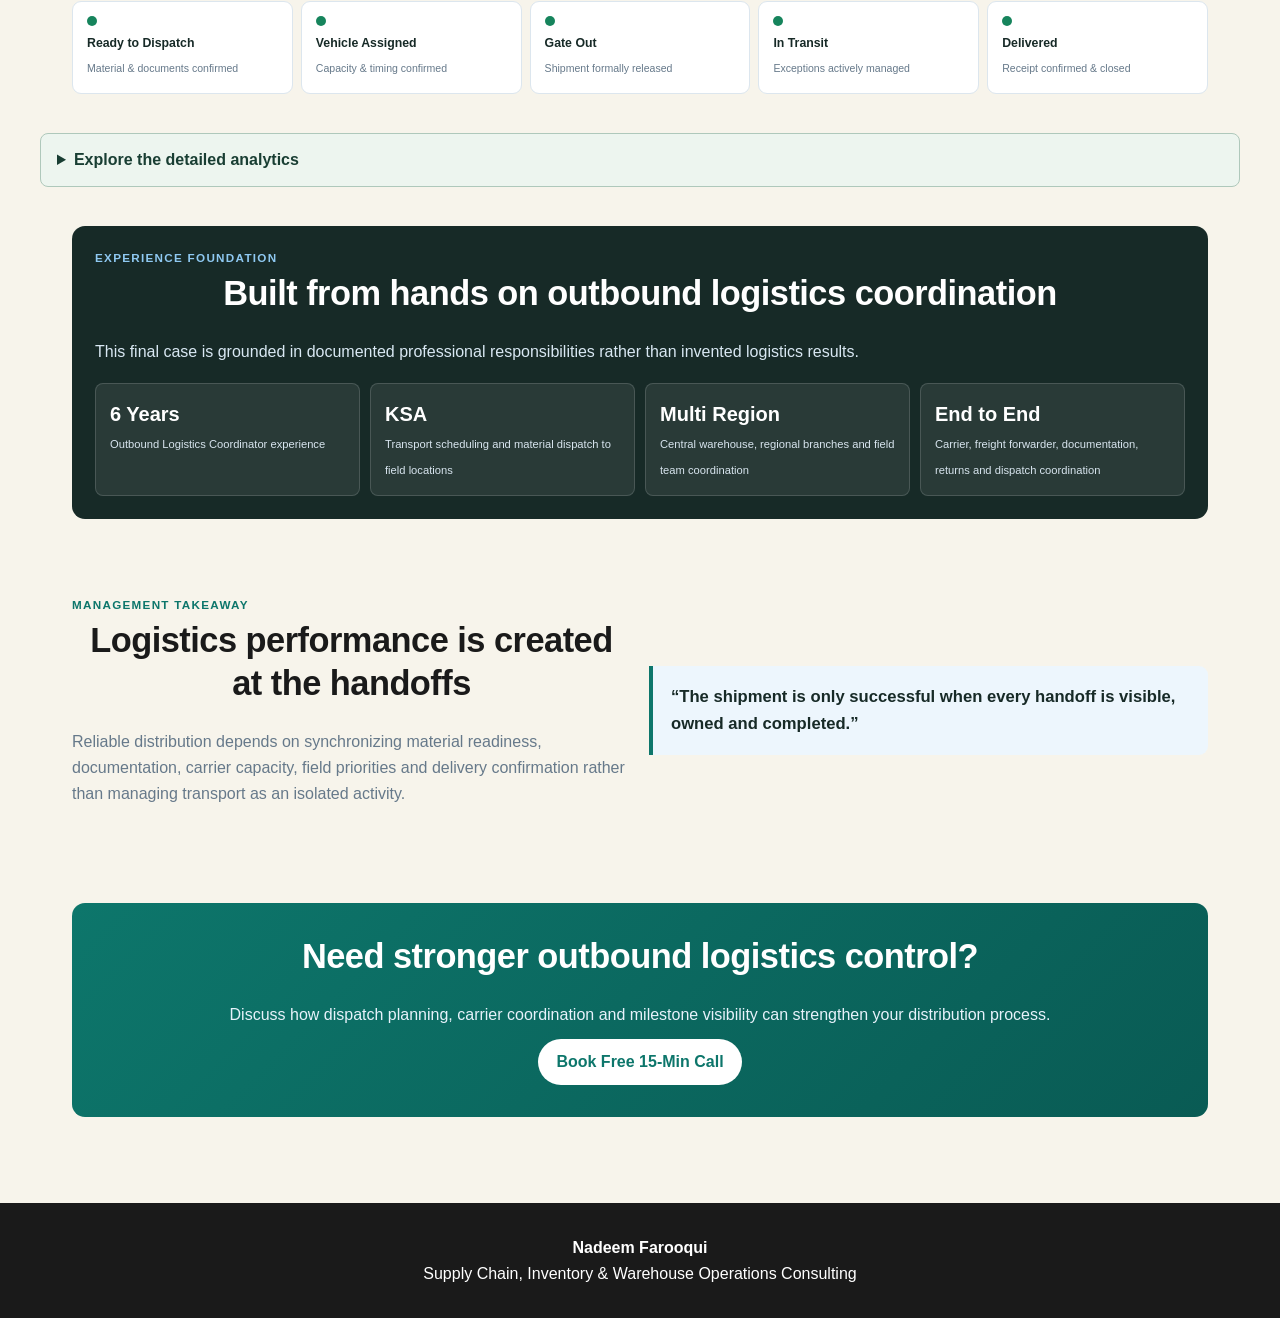
<file: case-study-5.html>
<!DOCTYPE html>
<html lang="en"><head><meta charset="UTF-8"><meta name="viewport" content="width=device-width,initial-scale=1">
<title>Case Study 5 | Logistics & Distribution</title>
<style>
:root{--b:#0d766b;--b2:#095b54;--n:#172a27;--t:#273746;--m:#66798a;--l:#dce6ee;--s:#f5f8fb;--g:#16845c;--a:#d58b18;--r:#c64b4b}
*{box-sizing:border-box}html,body{overflow-x:hidden}body{margin:0;font-family:'Segoe UI',Tahoma,sans-serif;color:var(--t);line-height:1.58}.c{max-width:1200px;margin:auto;padding:0 2rem}
header{background:#fff;border-bottom:1px solid var(--l);position:sticky;top:0;z-index:20}.nav{min-height:68px;display:flex;align-items:center;justify-content:space-between;gap:22px}.logo{color:var(--b2);font-weight:800;text-decoration:none}.nav nav{display:flex;gap:24px}.nav nav a{text-decoration:none;color:#40566a;font-size:.91rem;font-weight:700}
.hero{padding:58px 0;text-align:center;color:#fff;background:linear-gradient(135deg,var(--b),var(--b2));position:relative;overflow:hidden}.hero:after{content:"";position:absolute;width:430px;height:430px;border-radius:50%;background:#ffffff0d;right:-120px;top:-230px}.hero .c{position:relative;z-index:1}.eye,.kick{font-size:.73rem;font-weight:800;letter-spacing:.11em;text-transform:uppercase}.eye{opacity:.9}.kick{color:var(--b);margin-bottom:4px}.hero h1{font-size:clamp(2.2rem,5vw,3.7rem);line-height:1.08;margin:.55rem 0}.hero p{max-width:800px;margin:0 auto 1rem;color:#e9f4ff}.tags{display:flex;gap:8px;justify-content:center;flex-wrap:wrap}.tag{border:1px solid #ffffff4d;border-radius:30px;padding:6px 11px;font-size:.76rem;background:#ffffff14}
.back{border-bottom:1px solid var(--l);padding:12px 0}.back a{color:var(--b);font-weight:700;text-decoration:none;font-size:.86rem}.sec{padding:38px 0}.soft{background:var(--s)}h2{color:var(--n);font-size:clamp(1.55rem,3vw,2.15rem);line-height:1.16;margin:0 0 8px}h3{color:var(--n);margin:0 0 7px;font-size:1.04rem}p{margin:0 0 .7rem}.lead{color:var(--m);max-width:900px;margin-bottom:18px}
.stats,.proofgrid,.kpis{display:grid;grid-template-columns:repeat(4,1fr);gap:10px}.stat,.card{background:#fff;border:1px solid var(--l);border-radius:10px;padding:17px}.stat span{display:block;color:var(--m);font-size:.68rem;text-transform:uppercase;font-weight:700}.stat strong{display:block;color:var(--b2);font-size:1.55rem;margin:4px 0}
/* unique network map */
.network{background:#fff;border:1px solid var(--l);border-radius:12px;padding:20px;box-shadow:0 10px 28px #10324d0a}.map{height:360px;position:relative;border:1px solid #e0eaf1;border-radius:10px;background:radial-gradient(#c8d8e4 1px,transparent 1px),linear-gradient(135deg,#f7fbfe,#eef5fa);background-size:24px 24px,100% 100%;overflow:hidden}.hub,.node{position:absolute;z-index:2;border-radius:50%;display:grid;place-items:center;text-align:center;font-weight:800;box-shadow:0 5px 15px #10324d1f}.hub{width:96px;height:96px;background:var(--b);color:#fff;left:44%;top:37%;font-size:.7rem}.node{width:76px;height:76px;background:#fff;border:3px solid #8fc5ed;color:var(--n);font-size:.65rem}.n1{left:9%;top:14%}.n2{right:9%;top:14%}.n3{left:9%;bottom:12%}.n4{right:9%;bottom:12%}.n5{left:45%;top:4%;border-color:#91ceb6}.routes{position:absolute;inset:0;z-index:1}.routes svg{width:100%;height:100%}.note{font-size:.73rem;color:var(--m);margin-top:9px}
/* shipment journey */
.journey{display:grid;grid-template-columns:repeat(7,1fr);gap:7px}.stage{background:#fff;border:1px solid var(--l);border-radius:9px;padding:13px 9px;position:relative}.stage:after{content:"→";position:absolute;right:-9px;top:36%;color:var(--b);font-weight:900}.stage:last-child:after{display:none}.num{width:27px;height:27px;border-radius:50%;background:#eaf4fc;color:var(--b);display:grid;place-items:center;font-weight:900;font-size:.7rem;margin-bottom:7px}.stage b{display:block;color:var(--n);font-size:.72rem}.stage span{font-size:.63rem;color:var(--m)}
/* dispatch matrix */
.two{display:grid;grid-template-columns:1fr 1fr;gap:14px}.matrix{display:grid;grid-template-columns:105px repeat(3,1fr);gap:5px;margin-top:12px}.mh,.ml,.cell{padding:11px 6px;border-radius:6px;text-align:center;font-size:.66rem}.mh{background:#eef4f8;color:var(--n);font-weight:800}.ml{text-align:left;background:#f6f8fa;color:#526779;font-weight:700}.std{background:#e9f7f1;color:#146b4c}.pri{background:#eaf4fc;color:#075995}.exp{background:#fff3d9;color:#8a590e}.crit{background:#fde8e8;color:#963939}.bar{display:grid;grid-template-columns:90px 1fr 45px;gap:8px;align-items:center;margin:12px 0;font-size:.68rem}.track{height:11px;background:#edf2f5;border-radius:20px;overflow:hidden}.fill{height:100%;border-radius:20px;background:var(--b)}.green{background:var(--g)}.amber{background:var(--a)}
/* milestone tracker */
.tracker{display:grid;grid-template-columns:repeat(5,1fr);gap:8px}.mile{border:1px solid var(--l);border-radius:9px;background:#fff;padding:14px}.mile i{display:block;width:10px;height:10px;border-radius:50%;background:var(--g);margin-bottom:8px}.mile b{display:block;color:var(--n);font-size:.77rem}.mile span{font-size:.66rem;color:var(--m)}
/* unique logistics command center */
.cmd{background:#0c2235;color:#eaf3fa;border-radius:13px;padding:20px}.cmdhead{display:flex;justify-content:space-between;gap:15px;margin-bottom:12px}.cmd h3{color:#fff;font-size:1.18rem}.cmdhead p{color:#9fb5c8;font-size:.76rem}.badge{border:1px solid #2c5675;background:#173b59;border-radius:30px;padding:6px 9px;height:max-content;white-space:nowrap;font-size:.62rem}.kpi,.panel,.ins{background:#122f49;border:1px solid #214865;border-radius:8px}.kpi{padding:12px}.kpi span{display:block;color:#9fb5c8;font-size:.62rem;text-transform:uppercase}.kpi strong{font-size:1.2rem}.dash{display:grid;grid-template-columns:1.05fr .95fr;gap:8px;margin-top:8px}.panel{padding:14px}.panel h4{margin:0 0 10px;font-size:.82rem}.wave{height:175px;display:flex;align-items:flex-end;gap:7px;border-bottom:1px solid #34536a}.wb{flex:1;background:#45a5e4;border-radius:4px 4px 0 0;position:relative}.wb:nth-child(4n){background:#48b889}.wb span{position:absolute;bottom:-22px;width:100%;text-align:center;color:#89a5b8;font-size:.54rem}.ringwrap{display:flex;justify-content:center;align-items:center;gap:20px;min-height:175px}.ring{width:132px;height:132px;border-radius:50%;background:conic-gradient(#48b889 0 70%,#45a5e4 70% 88%,#e4a545 88% 96%,#d85f5f 96%);position:relative}.ring:after{content:"FLOW";position:absolute;inset:26px;background:#122f49;border-radius:50%;display:grid;place-items:center;font-weight:900;font-size:.75rem}.leg{font-size:.65rem;color:#b7cad8}.leg div{margin:6px 0}.dot{display:inline-block;width:8px;height:8px;border-radius:50%;margin-right:6px}.insights{display:grid;grid-template-columns:repeat(3,1fr);gap:8px;margin-top:8px}.ins{padding:11px;font-size:.69rem;color:#c5d5e1}.ins b{display:block;color:#fff;margin-bottom:3px}
.proof{background:var(--n);border-radius:13px;padding:23px;color:#fff}.proof h2{color:#fff}.proof .lead{color:#d9e8f3}.pi{background:#ffffff14;border:1px solid #ffffff26;border-radius:8px;padding:14px}.pi strong{display:block;font-size:1.25rem}.pi span{font-size:.7rem;color:#d8e5ef}.take{display:grid;grid-template-columns:1fr 1fr;gap:18px;align-items:center}.quote{background:#edf6fd;border-left:4px solid var(--b);padding:18px;border-radius:0 9px 9px 0;color:var(--n);font-size:1.04rem;font-weight:700}.cta{text-align:center;background:linear-gradient(135deg,var(--b),var(--b2));color:#fff;border-radius:13px;padding:32px 20px}.cta h2{color:#fff}.cta p{color:#e7f2fb}.btn{display:inline-block;background:#fff;color:var(--b);font-weight:800;text-decoration:none;padding:10px 18px;border-radius:30px}footer{background:#091e31;color:#c8d4de;padding:27px 0;margin-top:40px}
@media(max-width:900px){.stats,.proofgrid,.kpis{grid-template-columns:1fr 1fr}.journey{grid-template-columns:repeat(4,1fr)}.stage:after{display:none}.two,.dash,.take{grid-template-columns:1fr}.tracker{grid-template-columns:repeat(3,1fr)}}
@media(max-width:620px){.c{padding:0 1rem}.nav{flex-direction:column;align-items:flex-start;padding:11px 0;gap:8px}.nav nav{width:100%;overflow:auto;white-space:nowrap;gap:16px}.hero{padding:44px 0}.sec{padding:30px 0}.stats,.proofgrid,.kpis,.journey,.tracker,.insights{grid-template-columns:1fr}.cmdhead{flex-direction:column}.map{height:430px}.hub{left:38%;top:39%}.node{width:65px;height:65px}.n1{left:4%}.n2{right:4%}.n3{left:4%}.n4{right:4%}.n5{left:39%}.matrix{grid-template-columns:86px repeat(3,1fr)}.mh,.ml,.cell{font-size:.56rem;padding:8px 3px}}

/* SHARED INNER-PAGE HERO — aligned with homepage */
:root{--site-blue:#0d766b;--site-blue-dark:#095b54;--site-orange:#ff6b35}
.page-hero,.services-hero,.booking-hero,.hero.case-hero{
  background:linear-gradient(135deg,var(--site-blue) 0%,var(--site-blue-dark) 100%)!important;
  color:#fff!important;
  padding:3.25rem 2rem!important;
  text-align:center!important;
  position:relative!important;
  overflow:hidden!important;
}
.page-hero::before,.services-hero::before,.booking-hero::before,.hero.case-hero::before{
  content:""!important;position:absolute!important;top:-230px!important;right:-125px!important;
  width:430px!important;height:430px!important;border-radius:50%!important;
  background:rgba(255,107,53,.10)!important;
}
.page-hero .container,.services-hero .container,.booking-hero .container,.hero.case-hero .container,.hero.case-hero .c{
  position:relative!important;z-index:1!important;
}
.page-hero h1,.services-hero h1,.booking-hero h1,.hero.case-hero h1{
  color:#fff!important;font-size:clamp(2rem,5vw,3.15rem)!important;
  font-weight:700!important;line-height:1.15!important;margin:0 0 .55rem!important;
}
.page-hero p,.services-hero p,.booking-hero p,.hero.case-hero>div>p{
  max-width:780px!important;margin:0 auto!important;font-size:1.02rem!important;
  line-height:1.65!important;opacity:.94!important;color:#fff!important;
}
.hero.case-hero .eyebrow,.hero.case-hero .eye{
  font-size:.73rem!important;font-weight:800!important;letter-spacing:.11em!important;
  text-transform:uppercase!important;margin-bottom:.45rem!important;opacity:.9!important;
}
.hero.case-hero .tags{margin-top:1rem!important}
@media(max-width:620px){
  .page-hero,.services-hero,.booking-hero,.hero.case-hero{padding:2.65rem 1rem!important}
}

</style><link rel="stylesheet" href="css/style.css?v=20261111-2"><link rel="stylesheet" href="css/interactive.css?v=3">
<link rel="stylesheet" href="assets/back-to-top.css"></head><body>
<header class="site-header"><div class="site-header-inner"><a class="site-brand" href="index.html">Nadeem Farooqui</a><details class="site-mobile-menu" open><summary aria-label="Toggle navigation">Menu ☰</summary><nav class="site-navigation" aria-label="Main navigation"><ul class="site-menu"><li><a href="index.html">Home</a></li><li><a href="about.html">About</a></li><li><a href="services.html">Services</a></li><li><details class="site-dropdown"><summary>Case Studies</summary><ul class="site-submenu"><li><a href="portfolio.html">All Case Studies</a></li><li><a href="case-study-1.html">Inventory Accuracy & Control</a></li><li><a href="case-study-2.html">Planning & Material Availability</a></li><li><a href="case-study-3.html">Working Capital & Dead Stock</a></li><li><a href="case-study-4.html">Warehouse Operations</a></li><li><a href="case-study-5.html" aria-current="page">Logistics & Distribution</a></li></ul></details></li><li><a href="contact.html">Contact</a></li></ul></nav></details></div></header>
<section class="hero case-hero"><div class="c"><div class="eye">Case Study 05 • Logistics & Distribution</div><h1>Outbound Logistics &amp; Distribution Coordination</h1><p>Connecting warehouse readiness, transport planning, documentation and field requirements into a controlled dispatch network.</p><div class="tags"><span class="tag">Outbound Logistics</span><span class="tag">Transport Planning</span><span class="tag">Dispatch</span><span class="tag">Carrier Coordination</span><span class="tag">Field Support</span><span class="tag">Last Mile</span></div></div></section>
<section class="interactive-section "><div class="container"><div class="interactive-shell" data-explorer><h2>Explore the process</h2><p>Choose a step to see the challenge, how I handled it and what I checked.</p><div class="choice-row" role="group" aria-label="Explore the process"><button type="button" aria-pressed="true" data-choice="0">Plan</button><button type="button" aria-pressed="false" data-choice="1">Dispatch</button><button type="button" aria-pressed="false" data-choice="2">Confirm</button></div><article class="insight-panel" data-panel="0"><p class="step-challenge"><strong>Plan challenge</strong> A vehicle can arrive before the materials or documents are ready.</p><h3>Prepare materials and transport</h3><dl class="case-response"><div><dt>How I handled it</dt><dd>I coordinated material readiness, transport requirements and dispatch documents before assigning loads to vehicles.</dd></div><div><dt>Check or outcome</dt><dd>The order, paperwork and transport plan were aligned before release.</dd></div></dl><figure class="activity-scene scene-warehouse" ><figcaption>Prepare the order before vehicle loading</figcaption><div class="scene-stage" style="--steps:3"><div class="scene-prop" style="--step:0"><span aria-hidden="true">📥</span><small>Stage materials</small></div><div class="scene-prop" style="--step:1"><span aria-hidden="true">🧺</span><small>Check documents</small></div><div class="scene-prop" style="--step:2"><span aria-hidden="true">📤</span><small>Confirm vehicle</small></div></div></figure></article><article class="insight-panel" data-panel="1"><p class="step-challenge"><strong>Dispatch challenge</strong> Field teams can lose visibility once a vehicle leaves the warehouse.</p><h3>Make each handover visible</h3><dl class="case-response"><div><dt>How I handled it</dt><dd>I coordinated between warehouse, drivers and field teams so they knew the dispatch status and site delivery requirements.</dd></div><div><dt>Check or outcome</dt><dd>The handover gave each team a point of contact for following up exceptions.</dd></div></dl><figure class="activity-scene scene-dispatch" ><figcaption>Follow the vehicle from departure to site</figcaption><div class="scene-stage" style="--steps:3"><div class="scene-prop" style="--step:0"><span aria-hidden="true">🏭</span><small>Departure</small></div><div class="scene-prop" style="--step:1"><span aria-hidden="true">🚚</span><small>In transit</small></div><div class="scene-prop" style="--step:2"><span aria-hidden="true">📍</span><small>Site delivery</small></div><span class="scene-truck" aria-hidden="true">🚚</span></div></figure></article><article class="insight-panel" data-panel="2"><p class="step-challenge"><strong>Confirm challenge</strong> A missing receipt confirmation can leave a delivery exception open.</p><h3>Close the delivery loop</h3><dl class="case-response"><div><dt>How I handled it</dt><dd>I followed up with transport and site teams on delivery status and outstanding exceptions.</dd></div><div><dt>Check or outcome</dt><dd>Delivery confirmation and open issues could be tracked through handover.</dd></div></dl><figure class="activity-scene scene-message" ><figcaption>Confirm receipt and close the handover</figcaption><div class="scene-stage" style="--steps:3"><div class="scene-prop" style="--step:0"><span aria-hidden="true">💬</span><small>Proof of receipt</small></div><div class="scene-prop" style="--step:1"><span aria-hidden="true">✎</span><small>Resolve exception</small></div><div class="scene-prop" style="--step:2"><span aria-hidden="true">↗</span><small>Close shipment</small></div></div></figure></article></div></div></section>
<div class="back"><div class="c"><a href="portfolio.html">← Back to Portfolio</a></div></div>

<section class="sec"><div class="c"><div class="kick">Why Case Study 5</div><h2>Logistics completes the end to end supply chain story</h2><p class="lead">The first four cases cover inventory control, planning, working capital and warehouse operations. This final case adds the logistics layer: coordinating materials from warehouse release through transport and delivery to field locations.</p><div class="stats"><div class="stat"><span>Logistics Role</span><strong>6 Years</strong><small>Outbound coordination experience</small></div><div class="stat"><span>Network Scope</span><strong>KSA Wide</strong><small>Warehouse to field locations</small></div><div class="stat"><span>Core Flow</span><strong>Outbound</strong><small>Dispatch & transport planning</small></div><div class="stat"><span>Coordination</span><strong>Multi Party</strong><small>Warehouse, carriers & field teams</small></div></div></div></section>

<section class="sec soft"><div class="c"><div class="kick">Distribution Network</div><h2>One warehouse, multiple delivery requirements</h2><p class="lead">Logistics performance depends on coordinating the right material, documentation, transport capacity and destination requirement at the same time.</p><div class="network"><h3>Illustrative Distribution Network</h3><div class="map"><div class="hub">CENTRAL<br>WAREHOUSE</div><div class="node n1">REGION<br>A</div><div class="node n2">REGION<br>B</div><div class="node n3">FIELD<br>SITES</div><div class="node n4">SERVICE<br>TEAMS</div><div class="node n5">CARRIER<br>NETWORK</div><div class="routes"><svg viewBox="0 0 1000 360"><line x1="490" y1="180" x2="140" y2="85" stroke="#5da9df" stroke-width="4"/><line x1="510" y1="180" x2="860" y2="85" stroke="#5da9df" stroke-width="4"/><line x1="490" y1="195" x2="140" y2="285" stroke="#5da9df" stroke-width="4"/><line x1="510" y1="195" x2="860" y2="285" stroke="#5da9df" stroke-width="4"/><line x1="500" y1="160" x2="500" y2="55" stroke="#48a77d" stroke-width="4" stroke-dasharray="8 5"/></svg></div></div><p class="note">Locations are intentionally generic. The visual demonstrates the coordination model without exposing company or project information.</p></div></div></section>

<section class="sec"><div class="c"><div class="kick">Shipment Journey</div><h2>Control every handoff from request to delivery</h2><p class="lead">Each logistics stage has a clear output before the shipment moves forward.</p><div class="journey">
<div class="stage"><div class="num">1</div><b>Requirement</b><span>Confirm site need & priority</span></div><div class="stage"><div class="num">2</div><b>Material Ready</b><span>Validate pick & pack</span></div><div class="stage"><div class="num">3</div><b>Documents</b><span>Prepare dispatch records</span></div><div class="stage"><div class="num">4</div><b>Transport</b><span>Schedule vehicle / carrier</span></div><div class="stage"><div class="num">5</div><b>Dispatch</b><span>Release & communicate</span></div><div class="stage"><div class="num">6</div><b>In Transit</b><span>Manage exceptions</span></div><div class="stage"><div class="num">7</div><b>Delivery</b><span>Confirm receipt & close</span></div>
</div></div></section>

<section class="sec soft"><div class="c"><div class="kick">Service Strategy</div><h2>Match transport response to business priority</h2><div class="two">
<div class="card"><h3>Dispatch Priority Matrix</h3><div class="matrix"><div></div><div class="mh">Planned</div><div class="mh">Priority</div><div class="mh">Critical</div><div class="ml">Standard Material</div><div class="cell std"><b>Standard</b>Consolidate</div><div class="cell pri"><b>Priority</b>Schedule</div><div class="cell exp"><b>Expedite</b>Review</div><div class="ml">Site Critical</div><div class="cell pri"><b>Timed</b>Delivery</div><div class="cell exp"><b>Dedicated</b>Transport</div><div class="cell crit"><b>Critical</b>Immediate action</div></div></div>
<div class="card"><h3>Carrier Decision Factors</h3><p class="note">Illustrative weighting used to demonstrate transport decision logic, not measured carrier scores.</p><div class="bar"><span>Reliability</span><div class="track"><div class="fill green" style="width:95%"></div></div><b>High</b></div><div class="bar"><span>Availability</span><div class="track"><div class="fill" style="width:86%"></div></div><b>High</b></div><div class="bar"><span>Lead Time</span><div class="track"><div class="fill" style="width:78%"></div></div><b>Med</b></div><div class="bar"><span>Capacity</span><div class="track"><div class="fill amber" style="width:70%"></div></div><b>Med</b></div><div class="bar"><span>Documentation</span><div class="track"><div class="fill green" style="width:91%"></div></div><b>High</b></div></div>
</div></div></section>

<section class="sec"><div class="c"><div class="kick">Milestone Control</div><h2>Visibility before a delivery becomes a problem</h2><p class="lead">Shipment milestones allow exceptions to be identified while action is still possible.</p><div class="tracker"><div class="mile"><i></i><b>Ready to Dispatch</b><span>Material & documents confirmed</span></div><div class="mile"><i></i><b>Vehicle Assigned</b><span>Capacity & timing confirmed</span></div><div class="mile"><i></i><b>Gate Out</b><span>Shipment formally released</span></div><div class="mile"><i></i><b>In Transit</b><span>Exceptions actively managed</span></div><div class="mile"><i></i><b>Delivered</b><span>Receipt confirmed & closed</span></div></div></div></section>

<details class="evidence-disclosure"><summary>Explore the detailed analytics</summary><section class="sec soft"><div class="c"><div class="kick">Logistics Dashboard</div><h2>Outbound Logistics Command Center</h2><p class="lead">A fifth and completely different dashboard concept, built around dispatch waves, shipment status and logistics exceptions.</p><div class="cmd"><div class="cmdhead"><div><h3>Distribution Control Tower</h3><p>Dispatch readiness • carrier status • in transit flow • exceptions</p></div><span class="badge">ILLUSTRATIVE OPERATING MODEL</span></div>
<div class="kpis"><div class="kpi"><span>Ready Queue</span><strong>Visible</strong></div><div class="kpi"><span>Carrier Status</span><strong>Tracked</strong></div><div class="kpi"><span>In Transit</span><strong>Monitored</strong></div><div class="kpi"><span>Exceptions</span><strong>Escalated</strong></div></div>
<div class="dash"><div class="panel"><h4>Illustrative Dispatch Wave</h4><div class="wave"><div class="wb" style="height:42%"><span>Sun</span></div><div class="wb" style="height:68%"><span>Mon</span></div><div class="wb" style="height:81%"><span>Tue</span></div><div class="wb" style="height:72%"><span>Wed</span></div><div class="wb" style="height:94%"><span>Thu</span></div><div class="wb" style="height:57%"><span>Fri</span></div><div class="wb" style="height:75%"><span>Sat</span></div></div></div><div class="panel"><h4>Shipment Status Architecture</h4><div class="ringwrap"><div class="ring"></div><div class="leg"><div><span class="dot" style="background:#48b889"></span>Delivered</div><div><span class="dot" style="background:#45a5e4"></span>In Transit</div><div><span class="dot" style="background:#e4a545"></span>Ready</div><div><span class="dot" style="background:#d85f5f"></span>Exception</div></div></div></div></div>
<div class="insights"><div class="ins"><b>Readiness before booking</b>Confirm material and documentation before transport commitment.</div><div class="ins"><b>Priority by impact</b>Site critical materials need a different service response from routine replenishment.</div><div class="ins"><b>Exception management</b>Milestone visibility supports escalation before delivery failure.</div></div></div>
<p class="note"><b>Visual note:</b> Dispatch wave, status proportions and carrier weighting are illustrative analytics. They are not presented as measured client performance.</p></div></section></details>

<section class="sec"><div class="c"><div class="proof"><div class="kick" style="color:#8fc9f2">Experience Foundation</div><h2>Built from hands on outbound logistics coordination</h2><p class="lead">This final case is grounded in documented professional responsibilities rather than invented logistics results.</p><div class="proofgrid"><div class="pi"><strong>6 Years</strong><span>Outbound Logistics Coordinator experience</span></div><div class="pi"><strong>KSA</strong><span>Transport scheduling and material dispatch to field locations</span></div><div class="pi"><strong>Multi Region</strong><span>Central warehouse, regional branches and field team coordination</span></div><div class="pi"><strong>End to End</strong><span>Carrier, freight forwarder, documentation, returns and dispatch coordination</span></div></div></div></div></section>

<section class="sec"><div class="c"><div class="take"><div><div class="kick">Management Takeaway</div><h2>Logistics performance is created at the handoffs</h2><p class="lead">Reliable distribution depends on synchronizing material readiness, documentation, carrier capacity, field priorities and delivery confirmation rather than managing transport as an isolated activity.</p></div><div class="quote">“The shipment is only successful when every handoff is visible, owned and completed.”</div></div></div></section>
<section class="sec" style="padding-top:4px"><div class="c"><div class="cta"><h2>Need stronger outbound logistics control?</h2><p>Discuss how dispatch planning, carrier coordination and milestone visibility can strengthen your distribution process.</p><a class="btn" href="contact.html">Book Free 15-Min Call</a></div></div></section>
<footer><div class="c"><strong style="color:#fff">Nadeem Farooqui</strong><br>Supply Chain, Inventory &amp; Warehouse Operations Consulting</div></footer>
<script id="site-menu-responsive-fix">(function(){var m=document.querySelector('.site-mobile-menu');if(!m)return;function sync(){if(window.innerWidth>800)m.open=true;else if(!m.dataset.mobileReady){m.open=false;m.dataset.mobileReady='1';}}sync();window.addEventListener('resize',sync);})();</script><script defer src="js/back-to-top.js"></script>
<script src="js/interactive.js?v=2" defer></script>
<script defer src="assets/back-to-top.js"></script></body></html>
</file>
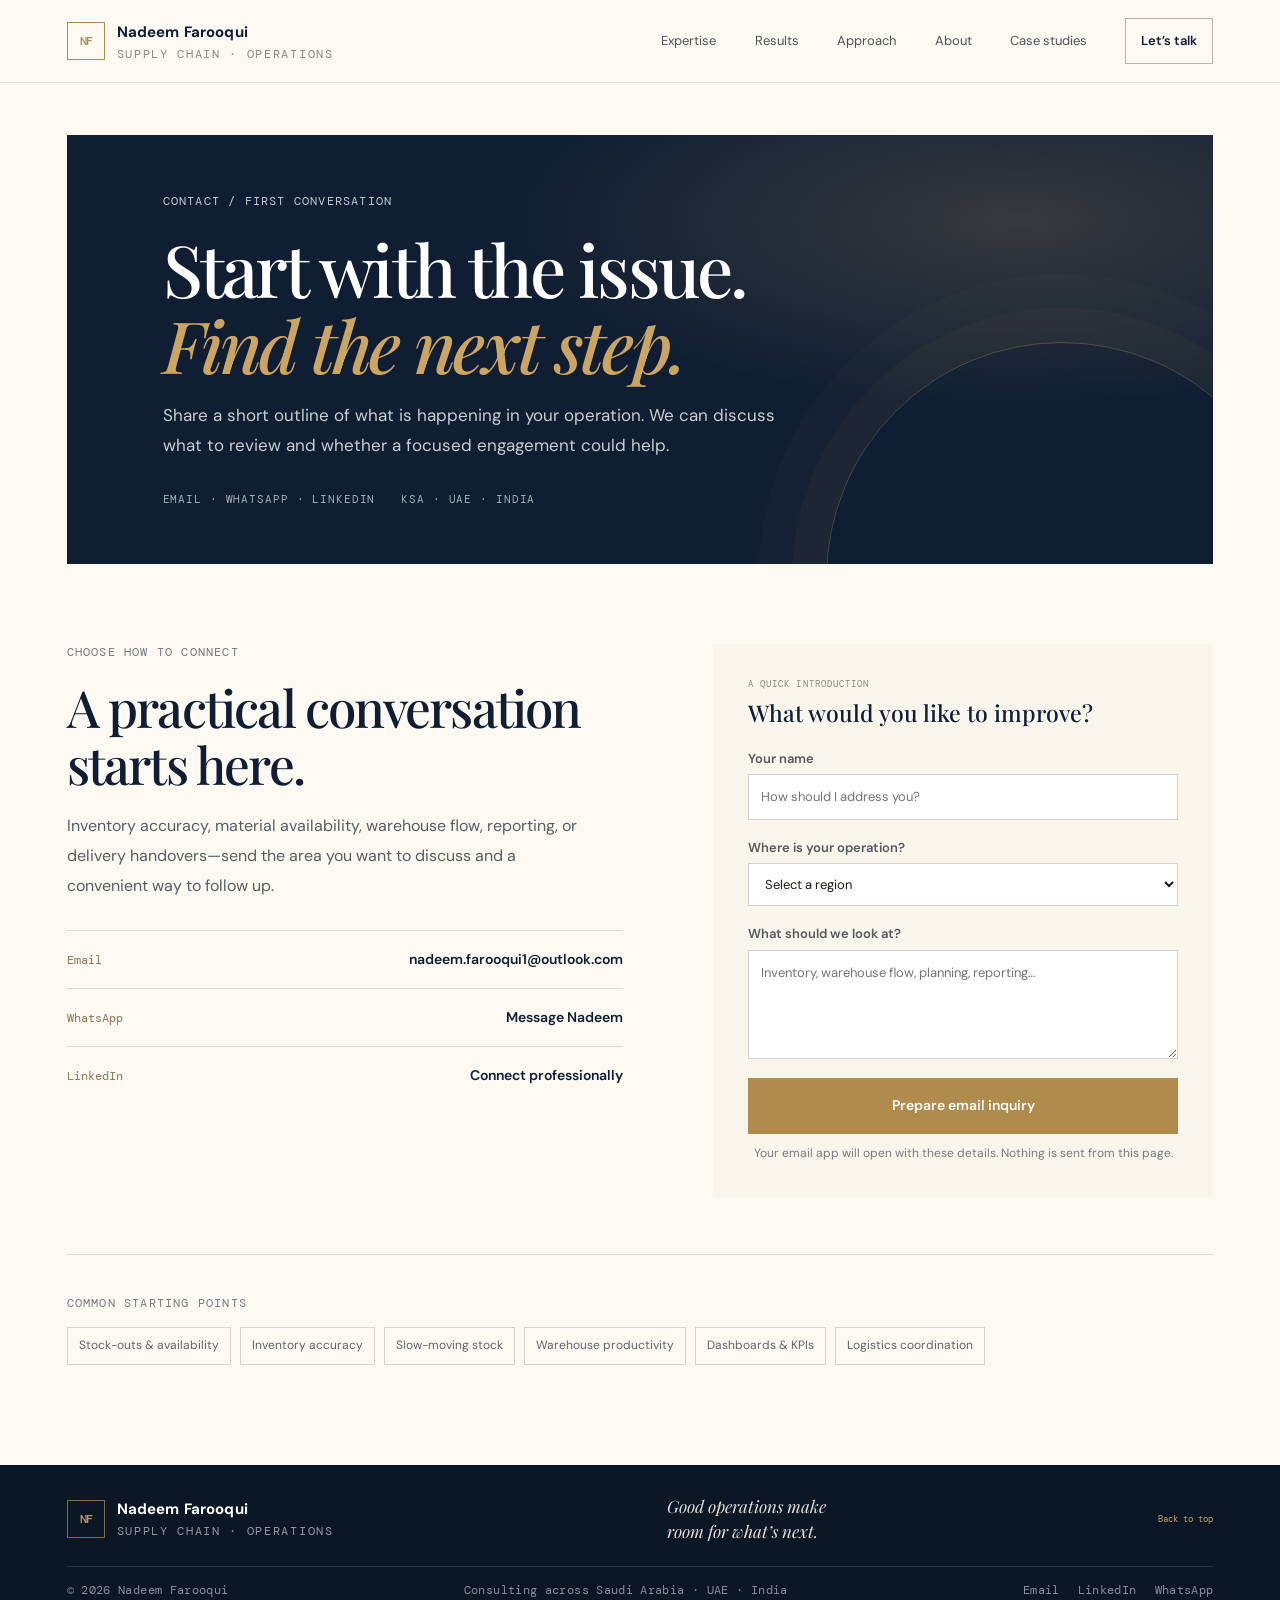
<file: contact.html>
<!doctype html>
<html lang="en">
<head><meta charset="utf-8"><meta name="viewport" content="width=device-width,initial-scale=1"><meta name="theme-color" content="#101e33"><meta name="description" content="Contact Nadeem Farooqui to discuss warehouse operations, inventory control, logistics, or supply chain improvement across KSA, UAE, and India."><meta property="og:type" content="website"><meta property="og:title" content="Contact Nadeem Farooqui | Supply Chain Consulting"><meta property="og:description" content="Start a focused conversation about your warehouse, inventory, or supply chain challenge."><title>Contact Nadeem Farooqui | Supply Chain Consulting</title><link rel="stylesheet" href="assets/portfolio.css"><script type="module" src="assets/portfolio.js"></script><link rel="stylesheet" href="assets/back-to-top.css"></head>
<body><a class="skip-link" href="#main">Skip to content</a><header class="site-header" id="top"><div class="nav-wrap"><a class="brand" href="index.html"><span class="brand-mark">NF</span><span>Nadeem Farooqui<small>SUPPLY CHAIN · OPERATIONS</small></span></a><button class="menu-toggle" type="button" aria-expanded="false" aria-controls="primary-nav"><span class="menu-lines" aria-hidden="true"></span><span class="sr-only">Open navigation</span></button><nav class="primary-nav" id="primary-nav" aria-label="Main navigation"><a href="index.html#expertise">Expertise</a><a href="index.html#results">Results</a><a href="index.html#approach">Approach</a><a href="about.html">About</a><a href="portfolio.html">Case studies</a><a class="nav-contact" href="contact.html" aria-current="page">Let’s talk</a></nav></div></header>
<main id="main" class="inner-page"><section class="page-hero shell"><p class="eyebrow">CONTACT <span>/ FIRST CONVERSATION</span></p><h1>Start with the issue.<br><em>Find the next step.</em></h1><p class="page-intro">Share a short outline of what is happening in your operation. We can discuss what to review and whether a focused engagement could help.</p><div class="page-hero-meta"><span>EMAIL · WHATSAPP · LINKEDIN</span><span>KSA · UAE · INDIA</span></div></section>
<section class="page-body shell"><div class="contact-page-grid"><div class="contact-direct"><p class="eyebrow">CHOOSE HOW TO CONNECT</p><h2>A practical conversation<br>starts here.</h2><p>Inventory accuracy, material availability, warehouse flow, reporting, or delivery handovers—send the area you want to discuss and a convenient way to follow up.</p><a class="contact-option" href="mailto:nadeem.farooqui1@outlook.com?subject=Supply%20Chain%20Consultation"><span>Email</span><strong>nadeem.farooqui1@outlook.com</strong></a><a class="contact-option" href="https://wa.me/919493736773?text=Hi%20Nadeem%2C%20I%27d%20like%20to%20discuss%20a%20supply%20chain%20challenge." target="_blank" rel="noopener noreferrer"><span>WhatsApp</span><strong>Message Nadeem</strong></a><a class="contact-option" href="https://linkedin.com/in/nadeem-farooqui-a53393228" target="_blank" rel="noopener noreferrer"><span>LinkedIn</span><strong>Connect professionally</strong></a></div><form class="contact-form" id="contact-form"><p class="form-kicker">A QUICK INTRODUCTION</p><h3>What would you like to improve?</h3><label for="name">Your name</label><input id="name" name="name" autocomplete="name" required placeholder="How should I address you?" maxlength="100"><label for="region">Where is your operation?</label><select id="region" name="region" required><option value="" selected disabled>Select a region</option><option>Saudi Arabia</option><option>United Arab Emirates</option><option>India</option><option>Other</option></select><label for="challenge">What should we look at?</label><textarea id="challenge" name="challenge" rows="4" required maxlength="600" placeholder="Inventory, warehouse flow, planning, reporting…"></textarea><button class="button button-brass" type="submit">Prepare email inquiry</button><p class="form-note" id="form-note" aria-live="polite">Your email app will open with these details. Nothing is sent from this page.</p></form></div><div class="contact-topics"><p class="eyebrow">COMMON STARTING POINTS</p><span>Stock-outs &amp; availability</span><span>Inventory accuracy</span><span>Slow-moving stock</span><span>Warehouse productivity</span><span>Dashboards &amp; KPIs</span><span>Logistics coordination</span></div></section></main>
<footer class="site-footer"><div class="footer-top shell"><a class="brand footer-brand" href="index.html"><span class="brand-mark">NF</span><span>Nadeem Farooqui<small>SUPPLY CHAIN · OPERATIONS</small></span></a><p>Good operations make<br>room for what’s next.</p><a class="back-top" href="#top">Back to top</a></div><div class="footer-bottom shell"><span>© <span id="year">2026</span> Nadeem Farooqui</span><span>Consulting across Saudi Arabia · UAE · India</span><div><a href="mailto:nadeem.farooqui1@outlook.com">Email</a><a href="https://linkedin.com/in/nadeem-farooqui-a53393228" target="_blank" rel="noopener noreferrer">LinkedIn</a><a href="https://wa.me/919493736773" target="_blank" rel="noopener noreferrer">WhatsApp</a></div></div></footer><script defer src="assets/back-to-top.js"></script></body></html>
</file>
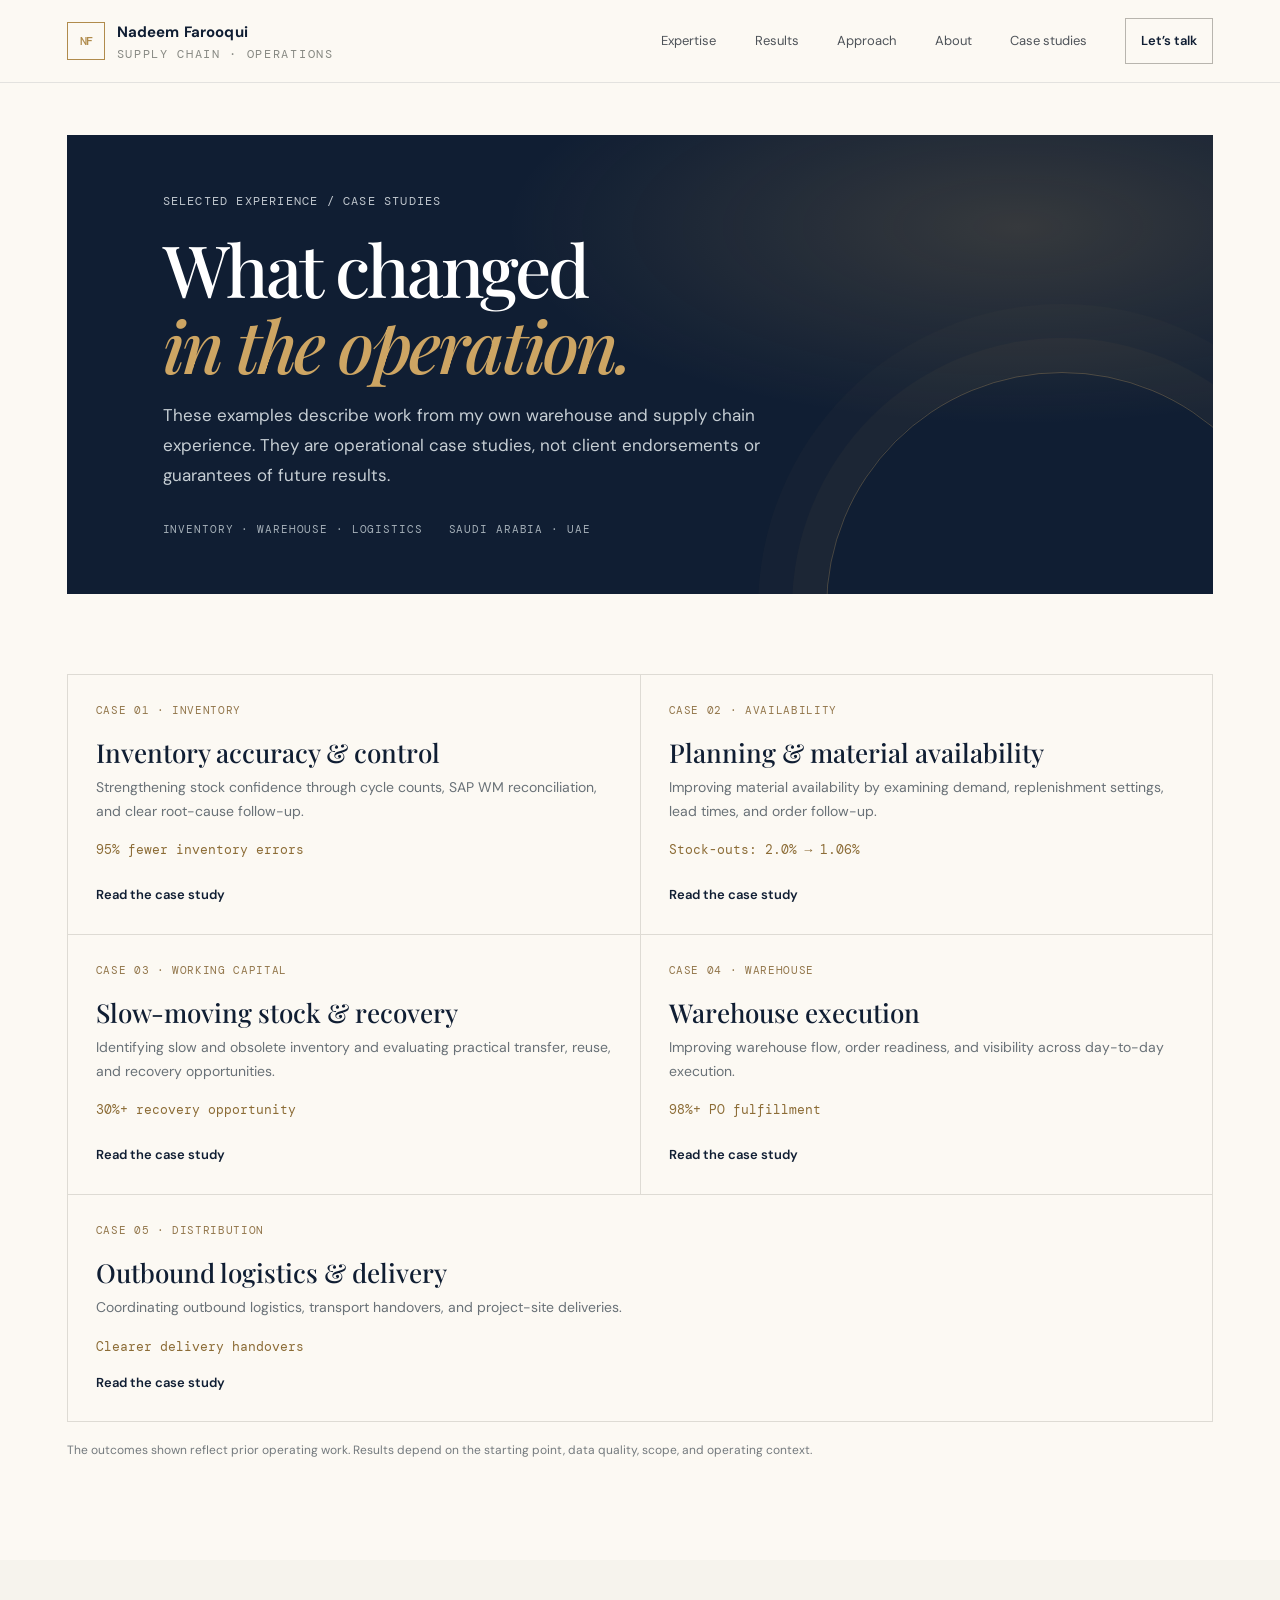
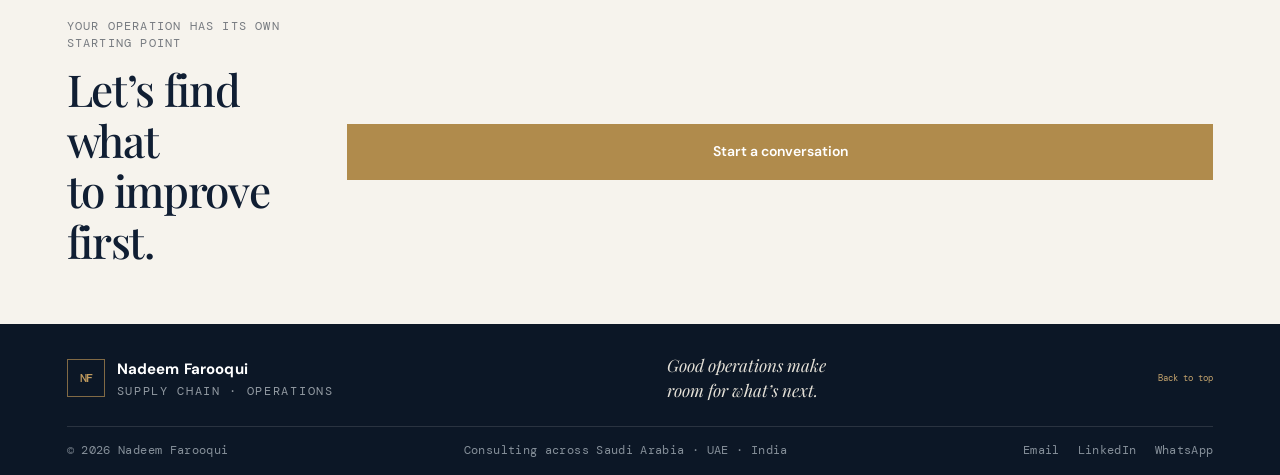
<file: portfolio.html>
<!doctype html>
<html lang="en">
<head><meta charset="utf-8"><meta name="viewport" content="width=device-width,initial-scale=1"><meta name="theme-color" content="#101e33"><meta name="description" content="Operational case studies in inventory control, material availability, working capital, warehouse execution, and outbound logistics from Nadeem Farooqui’s professional experience."><meta property="og:type" content="website"><meta property="og:title" content="Warehouse & Supply Chain Case Studies | Nadeem Farooqui"><meta property="og:description" content="Selected operational outcomes from warehouse and supply chain experience across Saudi Arabia and the UAE."><title>Warehouse &amp; Supply Chain Case Studies | Nadeem Farooqui</title><link rel="stylesheet" href="assets/portfolio.css"><script type="module" src="assets/portfolio.js"></script><link rel="stylesheet" href="assets/back-to-top.css"></head>
<body><a class="skip-link" href="#main">Skip to content</a><header class="site-header" id="top"><div class="nav-wrap"><a class="brand" href="index.html"><span class="brand-mark">NF</span><span>Nadeem Farooqui<small>SUPPLY CHAIN · OPERATIONS</small></span></a><button class="menu-toggle" type="button" aria-expanded="false" aria-controls="primary-nav"><span class="menu-lines" aria-hidden="true"></span><span class="sr-only">Open navigation</span></button><nav class="primary-nav" id="primary-nav" aria-label="Main navigation"><a href="index.html#expertise">Expertise</a><a href="index.html#results">Results</a><a href="index.html#approach">Approach</a><a href="about.html">About</a><a href="portfolio.html" aria-current="page">Case studies</a><a class="nav-contact" href="contact.html">Let’s talk</a></nav></div></header>
<main id="main" class="inner-page"><section class="page-hero shell"><p class="eyebrow">SELECTED EXPERIENCE <span>/ CASE STUDIES</span></p><h1>What changed<br><em>in the operation.</em></h1><p class="page-intro">These examples describe work from my own warehouse and supply chain experience. They are operational case studies, not client endorsements or guarantees of future results.</p><div class="page-hero-meta"><span>INVENTORY · WAREHOUSE · LOGISTICS</span><span>SAUDI ARABIA · UAE</span></div></section>
<section class="page-body shell"><div class="case-study-grid"><a class="case-study-card" href="case-study-1.html"><span class="case-index">CASE 01 · INVENTORY</span><h2>Inventory accuracy &amp; control</h2><p>Strengthening stock confidence through cycle counts, SAP WM reconciliation, and clear root-cause follow-up.</p><span class="case-result">95% fewer inventory errors</span><span class="case-action">Read the case study</span></a><a class="case-study-card" href="case-study-2.html"><span class="case-index">CASE 02 · AVAILABILITY</span><h2>Planning &amp; material availability</h2><p>Improving material availability by examining demand, replenishment settings, lead times, and order follow-up.</p><span class="case-result">Stock-outs: 2.0% → 1.06%</span><span class="case-action">Read the case study</span></a><a class="case-study-card" href="case-study-3.html"><span class="case-index">CASE 03 · WORKING CAPITAL</span><h2>Slow-moving stock &amp; recovery</h2><p>Identifying slow and obsolete inventory and evaluating practical transfer, reuse, and recovery opportunities.</p><span class="case-result">30%+ recovery opportunity</span><span class="case-action">Read the case study</span></a><a class="case-study-card" href="case-study-4.html"><span class="case-index">CASE 04 · WAREHOUSE</span><h2>Warehouse execution</h2><p>Improving warehouse flow, order readiness, and visibility across day-to-day execution.</p><span class="case-result">98%+ PO fulfillment</span><span class="case-action">Read the case study</span></a><a class="case-study-card" href="case-study-5.html"><span class="case-index">CASE 05 · DISTRIBUTION</span><h2>Outbound logistics &amp; delivery</h2><p>Coordinating outbound logistics, transport handovers, and project-site deliveries.</p><span class="case-result">Clearer delivery handovers</span><span class="case-action">Read the case study</span></a></div><p class="case-footnote">The outcomes shown reflect prior operating work. Results depend on the starting point, data quality, scope, and operating context.</p></section><section class="page-cta"><div class="shell page-cta-inner"><div><p class="eyebrow">YOUR OPERATION HAS ITS OWN STARTING POINT</p><h2>Let’s find what<br>to improve first.</h2></div><a class="button button-brass" href="contact.html">Start a conversation</a></div></section></main>
<footer class="site-footer"><div class="footer-top shell"><a class="brand footer-brand" href="index.html"><span class="brand-mark">NF</span><span>Nadeem Farooqui<small>SUPPLY CHAIN · OPERATIONS</small></span></a><p>Good operations make<br>room for what’s next.</p><a class="back-top" href="#top">Back to top</a></div><div class="footer-bottom shell"><span>© <span id="year">2026</span> Nadeem Farooqui</span><span>Consulting across Saudi Arabia · UAE · India</span><div><a href="mailto:nadeem.farooqui1@outlook.com">Email</a><a href="https://linkedin.com/in/nadeem-farooqui-a53393228" target="_blank" rel="noopener noreferrer">LinkedIn</a><a href="https://wa.me/919493736773" target="_blank" rel="noopener noreferrer">WhatsApp</a></div></div></footer><script defer src="assets/back-to-top.js"></script></body></html>
</file>
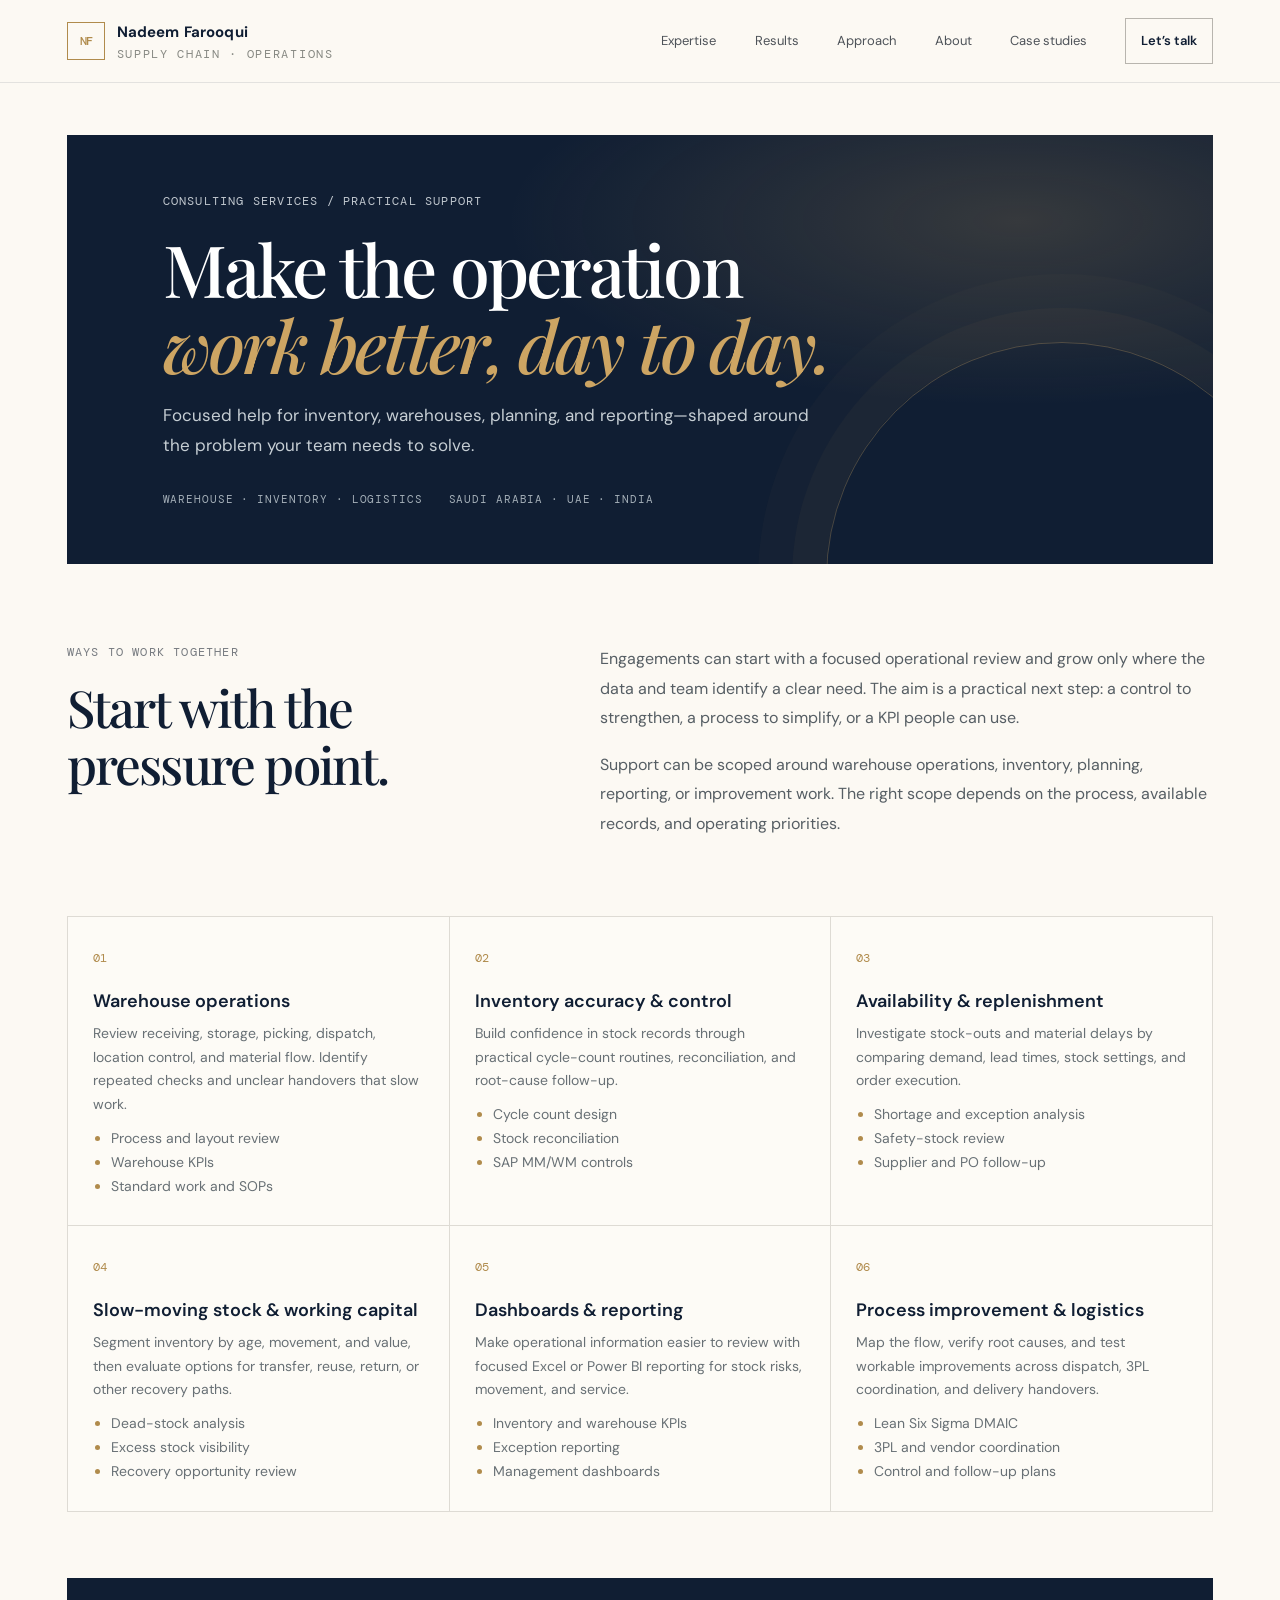
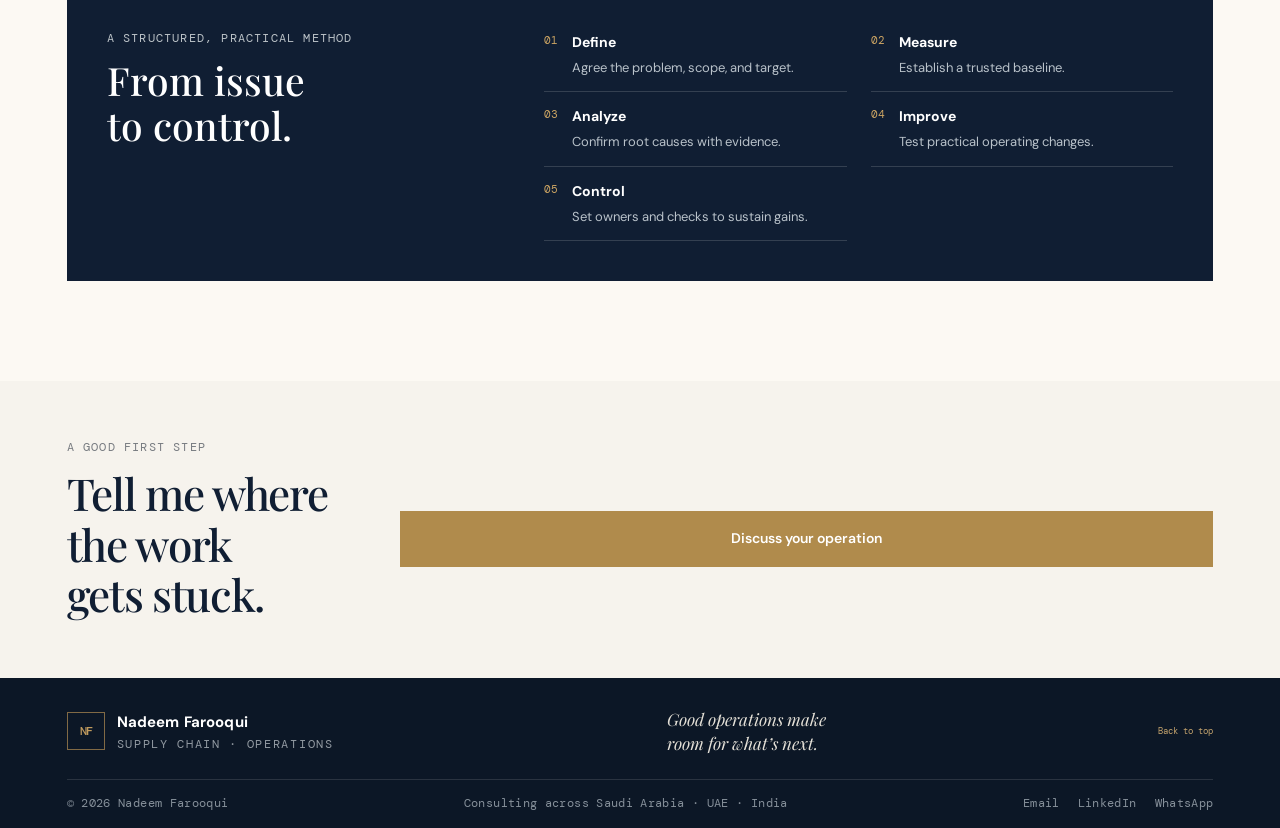
<file: services.html>
<!doctype html>
<html lang="en">
<head>
<meta charset="utf-8"><meta name="viewport" content="width=device-width,initial-scale=1"><meta name="theme-color" content="#101e33">
<meta name="description" content="Supply chain consulting services for warehouse operations, inventory accuracy, stock availability, working capital, process improvement, and Power BI reporting.">
<meta property="og:type" content="website"><meta property="og:title" content="Supply Chain Consulting Services | Nadeem Farooqui"><meta property="og:description" content="Practical support for warehouse operations, inventory control, and supply chain visibility across KSA, UAE, and India.">
<title>Supply Chain Consulting Services | Nadeem Farooqui</title><link rel="stylesheet" href="assets/portfolio.css"><script type="module" src="assets/portfolio.js"></script>
<link rel="stylesheet" href="assets/back-to-top.css"></head><body><a class="skip-link" href="#main">Skip to content</a>
<header class="site-header" id="top"><div class="nav-wrap"><a class="brand" href="index.html"><span class="brand-mark">NF</span><span>Nadeem Farooqui<small>SUPPLY CHAIN · OPERATIONS</small></span></a><button class="menu-toggle" type="button" aria-expanded="false" aria-controls="primary-nav"><span class="menu-lines" aria-hidden="true"></span><span class="sr-only">Open navigation</span></button><nav class="primary-nav" id="primary-nav" aria-label="Main navigation"><a href="index.html#expertise">Expertise</a><a href="index.html#results">Results</a><a href="index.html#approach">Approach</a><a href="about.html">About</a><a href="portfolio.html">Case studies</a><a class="nav-contact" href="contact.html">Let’s talk</a></nav></div></header>
<main id="main" class="inner-page"><section class="page-hero shell"><p class="eyebrow">CONSULTING SERVICES <span>/ PRACTICAL SUPPORT</span></p><h1>Make the operation<br><em>work better, day to day.</em></h1><p class="page-intro">Focused help for inventory, warehouses, planning, and reporting—shaped around the problem your team needs to solve.</p><div class="page-hero-meta"><span>WAREHOUSE · INVENTORY · LOGISTICS</span><span>SAUDI ARABIA · UAE · INDIA</span></div></section>
<section class="page-body shell"><div class="page-split"><div><p class="eyebrow">WAYS TO WORK TOGETHER</p><h2>Start with the<br>pressure point.</h2></div><div class="prose"><p>Engagements can start with a focused operational review and grow only where the data and team identify a clear need. The aim is a practical next step: a control to strengthen, a process to simplify, or a KPI people can use.</p><p>Support can be scoped around warehouse operations, inventory, planning, reporting, or improvement work. The right scope depends on the process, available records, and operating priorities.</p></div></div>
<div class="service-detail-grid"><article class="service-detail"><span>01</span><h3>Warehouse operations</h3><p>Review receiving, storage, picking, dispatch, location control, and material flow. Identify repeated checks and unclear handovers that slow work.</p><ul><li>Process and layout review</li><li>Warehouse KPIs</li><li>Standard work and SOPs</li></ul></article><article class="service-detail"><span>02</span><h3>Inventory accuracy &amp; control</h3><p>Build confidence in stock records through practical cycle-count routines, reconciliation, and root-cause follow-up.</p><ul><li>Cycle count design</li><li>Stock reconciliation</li><li>SAP MM/WM controls</li></ul></article><article class="service-detail"><span>03</span><h3>Availability &amp; replenishment</h3><p>Investigate stock-outs and material delays by comparing demand, lead times, stock settings, and order execution.</p><ul><li>Shortage and exception analysis</li><li>Safety-stock review</li><li>Supplier and PO follow-up</li></ul></article><article class="service-detail"><span>04</span><h3>Slow-moving stock &amp; working capital</h3><p>Segment inventory by age, movement, and value, then evaluate options for transfer, reuse, return, or other recovery paths.</p><ul><li>Dead-stock analysis</li><li>Excess stock visibility</li><li>Recovery opportunity review</li></ul></article><article class="service-detail"><span>05</span><h3>Dashboards &amp; reporting</h3><p>Make operational information easier to review with focused Excel or Power BI reporting for stock risks, movement, and service.</p><ul><li>Inventory and warehouse KPIs</li><li>Exception reporting</li><li>Management dashboards</li></ul></article><article class="service-detail"><span>06</span><h3>Process improvement &amp; logistics</h3><p>Map the flow, verify root causes, and test workable improvements across dispatch, 3PL coordination, and delivery handovers.</p><ul><li>Lean Six Sigma DMAIC</li><li>3PL and vendor coordination</li><li>Control and follow-up plans</li></ul></article></div>
<div class="method-panel"><div><p class="eyebrow">A STRUCTURED, PRACTICAL METHOD</p><h2>From issue<br>to control.</h2></div><ol><li><span>01</span><div><h3>Define</h3><p>Agree the problem, scope, and target.</p></div></li><li><span>02</span><div><h3>Measure</h3><p>Establish a trusted baseline.</p></div></li><li><span>03</span><div><h3>Analyze</h3><p>Confirm root causes with evidence.</p></div></li><li><span>04</span><div><h3>Improve</h3><p>Test practical operating changes.</p></div></li><li><span>05</span><div><h3>Control</h3><p>Set owners and checks to sustain gains.</p></div></li></ol></div>
</section><section class="page-cta"><div class="shell page-cta-inner"><div><p class="eyebrow">A GOOD FIRST STEP</p><h2>Tell me where the work<br>gets stuck.</h2></div><a class="button button-brass" href="contact.html">Discuss your operation</a></div></section></main>
<footer class="site-footer"><div class="footer-top shell"><a class="brand footer-brand" href="index.html"><span class="brand-mark">NF</span><span>Nadeem Farooqui<small>SUPPLY CHAIN · OPERATIONS</small></span></a><p>Good operations make<br>room for what’s next.</p><a class="back-top" href="#top">Back to top</a></div><div class="footer-bottom shell"><span>© <span id="year">2026</span> Nadeem Farooqui</span><span>Consulting across Saudi Arabia · UAE · India</span><div><a href="mailto:nadeem.farooqui1@outlook.com">Email</a><a href="https://linkedin.com/in/nadeem-farooqui-a53393228" target="_blank" rel="noopener noreferrer">LinkedIn</a><a href="https://wa.me/919493736773" target="_blank" rel="noopener noreferrer">WhatsApp</a></div></div></footer><script defer src="assets/back-to-top.js"></script></body></html>
</file>
<file: assets/portfolio.css>
@import url('https://fonts.googleapis.com/css2?family=DM+Mono:wght@400;500&family=DM+Sans:wght@400;500;600;700&family=Playfair+Display:ital,wght@0,500;0,600;1,500;1,600&display=swap');
:root{--navy:#101e33;--navy-2:#172840;--ink:#1c1c18;--paper:#fcf9f3;--surface:#f6f3ed;--line:#dedbd4;--muted:#767a80;--brass:#b08b4c;--brass-bright:#cda563;--sans:'DM Sans',Arial,sans-serif;--display:'Playfair Display',Georgia,serif;--mono:'DM Mono',monospace;--page:1240px;--gutter:clamp(22px,5.2vw,88px);color-scheme:light;scroll-behavior:smooth}*{box-sizing:border-box}body{margin:0;background:var(--paper);color:var(--ink);font-family:var(--sans);font-size:15px;line-height:1.65;-webkit-font-smoothing:antialiased}a{color:inherit;text-decoration:none}button,input,select,textarea{font:inherit}.shell{width:min(100% - 2*var(--gutter),var(--page));margin-inline:auto}.sr-only{position:absolute;width:1px;height:1px;padding:0;margin:-1px;overflow:hidden;clip:rect(0,0,0,0);white-space:nowrap;border:0}.skip-link{position:absolute;left:14px;top:-80px;z-index:100;background:var(--paper);padding:10px 16px;border:1px solid var(--brass)}.skip-link:focus{top:12px}.site-header{position:sticky;top:0;z-index:50;background:rgba(252,249,243,.94);backdrop-filter:blur(18px);border-bottom:1px solid rgba(16,30,51,.1)}.nav-wrap{min-height:82px;width:min(100% - 2*var(--gutter),var(--page));margin:auto;display:flex;align-items:center;justify-content:space-between}.brand{display:flex;gap:12px;align-items:center;font-size:14px;font-weight:700;letter-spacing:.01em;color:var(--navy)}.brand small{display:block;margin-top:2px;font:9px/1.3 var(--mono);letter-spacing:.14em;color:#878983}.brand-mark{display:grid;place-items:center;width:38px;height:38px;border:1px solid var(--brass);color:var(--brass);font:500 12px var(--mono);letter-spacing:-.08em}.primary-nav{display:flex;align-items:center;gap:clamp(19px,3vw,42px);font-size:12px;color:#4e5359}.primary-nav a{transition:color .18s ease}.primary-nav a:hover,.primary-nav a:focus-visible{color:var(--brass)}.nav-contact{border:1px solid #b8b5ae;padding:11px 15px;color:var(--navy);font-weight:600}.nav-contact span{color:var(--brass);padding-left:9px}.menu-toggle{display:none}.hero{min-height:665px;padding-top:84px;padding-bottom:82px;position:relative;display:grid;grid-template-columns:1.02fr .98fr;align-items:center;gap:36px}.hero-copy{position:relative;z-index:2;padding-bottom:22px}.eyebrow{font:10px/1.4 var(--mono);letter-spacing:.1em;color:#777b80}.hero .eyebrow{margin:0 0 30px}.live-dot,.status-pulse{display:inline-block;width:7px;height:7px;border-radius:50%;background:var(--brass);vertical-align:1px;box-shadow:0 0 0 4px rgba(176,139,76,.13);margin-right:9px}.eyebrow-divider{color:#c5bda8;padding:0 7px}.hero h1,.section-heading h2,.contact-copy h2{font:500 clamp(58px,7.3vw,100px)/.97 var(--display);letter-spacing:-.055em;color:var(--navy);margin:0}.hero h1 em,.section-heading h2 em,.contact-copy h2 em{font-weight:500;color:var(--brass)}.hero-lede{max-width:475px;margin:26px 0 29px;font-size:17px;line-height:1.75;color:#555c63}.hero-actions{display:flex;align-items:center;gap:28px}.button{display:inline-flex;align-items:center;justify-content:center;gap:25px;padding:15px 19px;border:1px solid transparent;font-size:12px;font-weight:600;transition:transform .18s ease,background .18s ease,border-color .18s ease;cursor:pointer}.button:hover{transform:translateY(-2px)}.button-dark{background:var(--navy);color:#fff}.button-dark:hover{background:#213751}.text-link,.under-link{font-size:12px;font-weight:600;color:var(--navy);border-bottom:1px solid #c5c0b5;padding-bottom:5px}.text-link span,.under-link span{color:var(--brass);padding-left:5px}.hero-footnote{display:flex;align-items:center;gap:12px;margin-top:60px;color:#7c7d7a;font:9px var(--mono);letter-spacing:.08em;text-transform:uppercase}.hero-footnote .line{width:38px;height:1px;background:var(--brass)}.hero-art{align-self:stretch;min-height:465px;position:relative;isolation:isolate;overflow:hidden;background:radial-gradient(ellipse at 53% 47%,#21354d 0,#162841 36%,#101e33 74%);color:#fff}.hero-art:before,.hero-art:after{content:"";position:absolute;z-index:-1;pointer-events:none}.hero-art:before{inset:0;background:linear-gradient(rgba(255,255,255,.045) 1px,transparent 1px),linear-gradient(90deg,rgba(255,255,255,.045) 1px,transparent 1px);background-size:42px 42px;mask-image:linear-gradient(to bottom,transparent,black 18%,black 80%,transparent)}.hero-art:after{width:95%;aspect-ratio:1;border:1px solid rgba(205,165,99,.16);border-radius:50%;left:50%;top:50%;transform:translate(-50%,-50%)}#supply-globe{position:absolute;inset:2% 1%;width:98%;height:96%;z-index:1}.globe-fallback{position:absolute;inset:0;z-index:0;display:grid;place-items:center;pointer-events:none}.fallback-sphere{width:min(61%,290px);aspect-ratio:1;border-radius:50%;border:1px solid rgba(206,166,96,.7);background:radial-gradient(ellipse at 34% 28%,rgba(220,190,133,.23),rgba(11,26,44,.12) 46%,rgba(8,17,30,.45) 74%);box-shadow:inset -34px -20px 72px rgba(4,10,18,.72),0 0 65px rgba(191,153,88,.1);position:relative;overflow:hidden}.fallback-sphere:before,.fallback-sphere:after{content:"";position:absolute;border:1px solid rgba(221,188,127,.35);border-radius:50%;inset:10% 29%}.fallback-sphere:after{inset:27% 4%;transform:rotate(-34deg)}.fallback-sphere i,.fallback-sphere b,.fallback-sphere span{position:absolute;left:15%;right:15%;height:1px;background:rgba(221,188,127,.34);top:35%;transform:rotate(-19deg)}.fallback-sphere b{top:57%;transform:rotate(18deg)}.fallback-sphere span{top:76%;transform:rotate(-32deg)}.fallback-orbit{position:absolute;width:min(77%,370px);aspect-ratio:1;border:1px solid rgba(205,165,99,.26);border-radius:50%;transform:rotate(-28deg) scaleY(.42)}.orbit-two{transform:rotate(45deg) scaleY(.4);width:min(88%,420px);border-color:rgba(197,216,237,.13)}.fallback-node{position:absolute;width:9px;height:9px;background:#d4ac6a;border-radius:50%;box-shadow:0 0 20px 5px rgba(205,165,99,.35)}.node-a{left:25%;top:35%}.node-b{right:21%;top:55%;background:#b7ccdf}.node-c{left:38%;bottom:24%}.art-topline{position:absolute;top:24px;left:25px;right:25px;z-index:3;display:flex;justify-content:space-between;color:#9eabb7;font:9px var(--mono);letter-spacing:.12em}.art-coordinates{color:#d1b47d}.art-caption{position:absolute;z-index:3;left:25px;bottom:27px;display:flex;align-items:center;gap:15px;color:#d8dce0;font-size:11px;line-height:1.5}.caption-index{font:10px var(--mono);color:#c9a25f}.art-status{position:absolute;right:23px;bottom:31px;z-index:3;color:#aab3bc;font:8px var(--mono);letter-spacing:.1em}.status-pulse{width:5px;height:5px;background:#c9a25f;box-shadow:0 0 9px #c9a25f;margin-right:6px}.hero-bottom{position:absolute;left:0;right:0;bottom:0;border-top:1px solid #dedbd4;display:grid;grid-template-columns:1fr 1fr 1fr;padding-top:16px;color:#8a8c8b;font:8px/1.5 var(--mono);letter-spacing:.1em}.bottom-center{text-align:center}.bottom-center b{color:var(--brass);padding-left:8px}.bottom-right{text-align:right}.proof-band{background:var(--navy);color:#fff;padding:34px var(--gutter) 18px}.proof-head{max-width:var(--page);margin:0 auto 20px;display:flex;justify-content:space-between;color:#9da9b3;font:9px var(--mono);letter-spacing:.12em}.proof-grid{max-width:var(--page);margin:auto;display:grid;grid-template-columns:repeat(5,1fr)}.proof-item{min-height:107px;padding:17px 21px;border-left:1px solid rgba(255,255,255,.13)}.proof-item:first-child{border-left:0;padding-left:0}.proof-item strong{display:flex;align-items:center;gap:7px;color:#fff;font:500 clamp(22px,2.4vw,31px)/1 var(--mono);letter-spacing:-.08em;white-space:nowrap}.proof-item strong span{color:#c6a36a;font-size:.67em}.proof-item strong i{font-style:normal;color:#8b9aa7;font-size:.75em}.proof-item p{margin:11px 0 0;color:#e5e7e8;font-size:11px;line-height:1.4}.proof-item small{color:#93a0aa;font-size:10px}.proof-note{max-width:var(--page);margin:11px auto 0;color:#8896a3;text-align:right;font-size:9px}.section-pad{padding-top:112px;padding-bottom:120px}.expertise{display:grid;grid-template-columns:.9fr 1.1fr;column-gap:90px;row-gap:55px}.section-heading .eyebrow{margin:0 0 23px}.section-heading .eyebrow span{color:var(--brass);padding-left:6px}.section-heading h2{font-size:clamp(47px,5.3vw,72px)}.expertise-intro{align-self:end;max-width:480px;padding-bottom:7px}.expertise-intro p,.outcomes-copy p,.about-copy p{margin:0 0 22px;color:#5d6367;line-height:1.85;font-size:14px}.service-grid{grid-column:1/-1;display:grid;grid-template-columns:repeat(4,1fr);border-top:1px solid var(--line);border-bottom:1px solid var(--line)}.service-card{position:relative;min-height:277px;padding:28px 25px 25px;border-right:1px solid var(--line);transition:background .2s ease}.service-card:first-child{border-left:1px solid var(--line)}.service-card:hover,.service-card:focus-visible{background:#f6f2e9;outline:none}.service-number{font:9px var(--mono);color:#9b9c97;letter-spacing:.1em}.service-icon{height:49px;width:58px;display:block;margin:25px 0 18px;position:relative;color:var(--brass)}.icon-stack i{position:absolute;left:11px;width:34px;height:8px;border:1px solid var(--brass);transform:skewY(-24deg)}.icon-stack i:nth-child(1){top:5px}.icon-stack i:nth-child(2){top:16px}.icon-stack i:nth-child(3){top:27px}.icon-warehouse:before{content:"";position:absolute;left:5px;top:6px;width:40px;height:30px;border:1px solid var(--brass);clip-path:polygon(50% 0,100% 28%,100% 100%,0 100%,0 28%)}.icon-warehouse i{position:absolute;left:10px;top:23px;width:30px;height:1px;background:var(--brass)}.icon-warehouse i:nth-child(2){top:31px}.icon-warehouse i:nth-child(3){left:24px;top:20px;width:1px;height:17px}.icon-chart i{position:absolute;bottom:5px;width:6px;border:1px solid var(--brass);border-bottom:0}.icon-chart i:nth-child(1){left:7px;height:16px}.icon-chart i:nth-child(2){left:18px;height:27px}.icon-chart i:nth-child(3){left:29px;height:21px}.icon-chart i:nth-child(4){left:40px;height:37px}.icon-route:before{content:"";position:absolute;left:3px;top:10px;width:43px;height:24px;border:1px dashed var(--brass);border-radius:50%;transform:rotate(-28deg)}.icon-route i{position:absolute;width:6px;height:6px;background:var(--brass);border-radius:50%;left:4px;top:29px}.icon-route i:nth-child(2){left:22px;top:8px}.icon-route i:nth-child(3){left:43px;top:17px}.service-card h3{font:600 17px var(--sans);letter-spacing:-.02em;color:var(--navy);margin:0 0 9px}.service-card p{max-width:245px;color:#697077;font-size:11px;line-height:1.7;margin:0}.card-arrow{position:absolute;right:24px;bottom:21px;color:var(--brass);font-size:17px}.outcomes{background:var(--surface)}.outcomes-inner{display:grid;grid-template-columns:.9fr 1.1fr;column-gap:90px;row-gap:52px}.outcomes-copy{align-self:end;max-width:470px;padding-bottom:5px}.button-outline{border-color:#adb0af;color:var(--navy);background:transparent}.button-outline:hover{border-color:var(--brass);background:#fff}.outcome-list{grid-column:1/-1;border-top:1px solid #d6d3cc}.outcome-row{display:grid;grid-template-columns:1.05fr 2.4fr 1fr 30px;align-items:center;gap:24px;min-height:78px;border-bottom:1px solid #d6d3cc;transition:background .2s,padding .2s}.outcome-row:hover,.outcome-row:focus-visible{background:rgba(255,255,255,.65);padding-inline:12px;outline:none}.outcome-tag{font:9px var(--mono);letter-spacing:.05em;color:#848782}.outcome-title{font-size:13px;font-weight:600;color:var(--navy)}.outcome-metric{font:11px var(--mono);color:#8c6c36}.row-arrow{color:var(--brass);text-align:right}.approach{display:grid;grid-template-columns:.9fr 1.1fr;gap:90px}.approach-content{max-width:540px}.approach-lede{font:500 18px/1.6 var(--display);color:#555b5d;margin:3px 0 30px}.steps{list-style:none;padding:0;margin:0;border-top:1px solid var(--line)}.steps li{display:grid;grid-template-columns:48px 1fr;gap:10px;padding:15px 0;border-bottom:1px solid var(--line)}.steps li>span{font:10px var(--mono);color:var(--brass);padding-top:2px}.steps h3{font-size:13px;color:var(--navy);margin:0 0 3px}.steps p{color:#75797c;font-size:11px;margin:0;line-height:1.65}.about-strip{background:#eee9df;padding:67px 0 28px}.about-inner{display:grid;grid-template-columns:70px 1fr 1fr;gap:25px 43px;align-items:start}.about-marker{border:1px solid var(--brass);width:56px;height:56px;display:grid;place-content:center;text-align:center;color:var(--brass);font:12px var(--mono);line-height:1.2}.about-marker span{font-size:7px;letter-spacing:.1em}.about-title .eyebrow{margin:3px 0 20px}.about-title h2{font:500 clamp(25px,3vw,39px)/1.25 var(--display);letter-spacing:-.025em;color:var(--navy);margin:0}.about-copy p{font-size:12px;margin-bottom:13px}.about-copy .under-link{display:inline-block;margin-top:3px}.tool-row{grid-column:2/-1;display:flex;gap:10px;flex-wrap:wrap;padding-top:23px;border-top:1px solid #d6d0c4}.tool-row span{font:8px var(--mono);letter-spacing:.08em;color:#676961;padding:8px 10px;border:1px solid #d0c9bb}.contact-section{background:var(--navy);color:#fff;padding:103px 0}.contact-inner{display:grid;grid-template-columns:1fr .82fr;gap:clamp(45px,9vw,130px);align-items:center}.contact-copy .eyebrow{color:#acb5bb;margin:0 0 26px}.contact-copy h2{color:#fff;font-size:clamp(48px,5.6vw,75px)}.contact-copy>p:not(.eyebrow){color:#b3bdc4;max-width:455px;font-size:13px;line-height:1.85;margin:25px 0}.contact-links{display:flex;gap:23px;flex-wrap:wrap}.contact-links a{font-size:11px;color:#e2e5e7;border-bottom:1px solid rgba(255,255,255,.32);padding-bottom:5px}.contact-links a span{color:#d2ad72;padding-left:5px}.contact-form{background:#f8f5ed;color:var(--ink);padding:34px 35px}.form-kicker{font:9px var(--mono);letter-spacing:.12em;color:#89877f;margin:0 0 7px}.contact-form h3{font:500 23px var(--display);color:var(--navy);margin:0 0 20px}.contact-form label{display:block;font-size:10px;font-weight:600;color:#555a5c;margin:15px 0 5px}.contact-form input,.contact-form select,.contact-form textarea{display:block;width:100%;border:1px solid #d5d2cb;background:#fff;padding:11px 12px;font-size:11px;color:var(--ink);border-radius:0}.contact-form textarea{resize:vertical;min-height:78px}.contact-form input:focus,.contact-form select:focus,.contact-form textarea:focus{outline:2px solid rgba(176,139,76,.4);border-color:var(--brass)}.button-brass{width:100%;background:var(--brass);color:#fff;margin-top:19px}.button-brass:hover{background:#98753c}.form-note{font-size:9px;color:#767b7d;margin:10px 0 0;text-align:center}.site-footer{background:#0c1726;color:#a7afb5;padding:29px 0 17px}.footer-top{display:flex;justify-content:space-between;align-items:center;padding-bottom:23px;border-bottom:1px solid rgba(255,255,255,.12)}.footer-brand{color:#fff}.footer-brand .brand-mark{border-color:#816a45;color:#c19b5e}.footer-brand small{color:#929aa2}.footer-top>p{font:italic 17px/1.45 var(--display);color:#e4e0d7;margin:0}.back-top{font:9px var(--mono);color:#c4a36d}.footer-bottom{display:flex;justify-content:space-between;align-items:center;padding-top:15px;color:#86909a;font:8px var(--mono);letter-spacing:.03em}.footer-bottom div{display:flex;gap:18px}.footer-bottom a:hover{color:#dec08b}:focus-visible{outline:2px solid var(--brass);outline-offset:4px}
@media(min-width:1500px){.hero{min-height:730px}.hero-art{min-height:500px}}
@media(max-width:960px){.hero{min-height:auto;padding-top:70px;padding-bottom:85px;grid-template-columns:1fr 1fr;gap:25px}.hero h1{font-size:clamp(58px,8vw,80px)}.hero-art{min-height:390px}.proof-item{padding-inline:13px}.expertise,.outcomes-inner,.approach{column-gap:45px}.service-card{padding-inline:17px}.about-inner{grid-template-columns:55px 1fr 1fr;gap:22px 25px}.outcome-row{grid-template-columns:.9fr 2fr .9fr 22px;gap:14px}}
@media(max-width:700px){:root{--gutter:22px}.nav-wrap{min-height:70px}.menu-toggle{display:grid;place-items:center;border:0;background:none;width:44px;height:44px;color:var(--navy)}.menu-lines,.menu-lines:before,.menu-lines:after{width:20px;height:1px;background:var(--navy);display:block;position:relative}.menu-lines:before,.menu-lines:after{content:"";position:absolute;left:0}.menu-lines:before{top:-6px}.menu-lines:after{top:6px}.menu-toggle[aria-expanded="true"] .menu-lines{background:transparent}.menu-toggle[aria-expanded="true"] .menu-lines:before{top:0;transform:rotate(45deg)}.menu-toggle[aria-expanded="true"] .menu-lines:after{top:0;transform:rotate(-45deg)}.primary-nav{display:none;position:absolute;top:69px;left:0;right:0;padding:15px var(--gutter) 22px;background:var(--paper);border-bottom:1px solid var(--line);align-items:stretch;gap:0;flex-direction:column}.primary-nav.is-open{display:flex}.primary-nav>a{padding:12px 0;border-bottom:1px solid #e6e2da}.primary-nav .nav-contact{margin-top:10px;border:1px solid var(--brass);padding:11px 13px;text-align:center}.hero{display:flex;flex-direction:column;align-items:stretch;padding-top:58px;padding-bottom:82px;gap:34px}.hero-copy{padding:0}.hero .eyebrow{font-size:8px;margin-bottom:22px}.hero h1{font-size:clamp(58px,15vw,78px)}.hero-lede{font-size:15px;margin:21px 0}.hero-actions{gap:18px;flex-wrap:wrap}.button{padding:14px 15px;gap:15px}.hero-footnote{margin-top:31px}.hero-art{min-height:350px}.hero-bottom{grid-template-columns:1fr 1fr}.bottom-center{display:none}.proof-band{padding:27px var(--gutter) 15px}.proof-head{font-size:7px;margin-bottom:13px}.proof-grid{grid-template-columns:repeat(2,1fr)}.proof-item{min-height:95px;padding:14px 15px;border-left:1px solid rgba(255,255,255,.13);border-top:1px solid rgba(255,255,255,.13)}.proof-item:nth-child(odd){border-left:0;padding-left:0}.proof-item:first-child,.proof-item:nth-child(2){border-top:0}.proof-item strong{font-size:25px}.proof-item p{font-size:10px}.proof-item small{font-size:9px}.proof-note{text-align:left;font-size:8px}.section-pad{padding-top:78px;padding-bottom:82px}.expertise,.outcomes-inner,.approach{display:block}.section-heading h2{font-size:clamp(47px,12vw,64px)}.expertise-intro,.outcomes-copy{margin-top:26px}.expertise-intro p,.outcomes-copy p{font-size:13px}.service-grid{grid-template-columns:1fr 1fr;margin-top:38px}.service-card{min-height:242px;padding:19px 14px}.service-card:nth-child(odd){border-left:1px solid var(--line)}.service-card:nth-child(even){border-right:1px solid var(--line)}.service-card:nth-child(n+3){border-top:1px solid var(--line)}.service-icon{margin:19px 0 13px}.service-card h3{font-size:14px}.service-card p{font-size:10px}.card-arrow{right:14px;bottom:14px}.outcomes-copy{margin-bottom:34px}.outcome-row{grid-template-columns:1fr 1fr 20px;gap:6px 10px;min-height:84px;padding:13px 0}.outcome-tag{grid-column:1}.outcome-title{grid-column:1/3;grid-row:2;font-size:11px}.outcome-metric{grid-column:2;grid-row:1;text-align:right;font-size:9px}.row-arrow{grid-column:3;grid-row:1/3}.approach-content{margin-top:30px}.approach-lede{font-size:17px}.steps li{grid-template-columns:39px 1fr}.about-strip{padding-top:52px}.about-inner{grid-template-columns:48px 1fr;gap:22px 16px}.about-marker{width:45px;height:45px;font-size:10px}.about-title h2{font-size:28px}.about-copy{grid-column:2}.tool-row{grid-column:1/-1;padding-top:16px;gap:6px}.tool-row span{font-size:7px;padding:7px}.contact-section{padding:73px 0}.contact-inner{display:block}.contact-copy h2{font-size:clamp(48px,12vw,66px)}.contact-copy>p:not(.eyebrow){font-size:12px}.contact-form{margin-top:42px;padding:25px 21px}.footer-top{align-items:flex-start}.footer-top>p{font-size:14px;text-align:right}.footer-bottom{align-items:flex-start;gap:10px;flex-wrap:wrap;font-size:7px}.footer-bottom div{width:100%;gap:16px}}
@media(max-width:390px){.hero-actions{gap:12px}.hero-actions .button{font-size:10px}.text-link{font-size:10px}.hero-art{min-height:300px}.art-status{right:12px;font-size:7px}.art-caption{left:13px}.art-topline{left:13px;right:13px;font-size:7px}.service-card{padding:16px 11px;min-height:250px}.service-card h3{font-size:13px}.tool-row span{letter-spacing:.02em}}
@media(prefers-reduced-motion:reduce){:root{scroll-behavior:auto}*,*::before,*::after{animation-duration:.01ms!important;animation-iteration-count:1!important;transition-duration:.01ms!important;scroll-behavior:auto!important}}

/* Legibility refinements */
body{font-size:16px}.brand{font-size:15px}.brand small{font-size:11px}.primary-nav{font-size:13px}.eyebrow{font-size:11px}.button{font-size:14px}.text-link,.under-link{font-size:14px}.hero-footnote{font-size:11px}.art-topline{font-size:11px}.art-caption{font-size:13px}.art-status{font-size:10px}.proof-head{font-size:11px}.proof-item p{font-size:13px}.proof-item small{font-size:12px}.proof-note{font-size:11px}.service-number{font-size:11px}.service-card h3{font-size:18px}.service-card p{font-size:13px}.outcome-tag{font-size:11px}.outcome-title{font-size:14px}.outcome-metric{font-size:12px}.steps h3{font-size:14px}.steps p{font-size:13px}.tool-row span{font-size:10px}.about-copy p{font-size:14px}.contact-links a{font-size:13px}.contact-form label{font-size:13px}.contact-form input,.contact-form select,.contact-form textarea{font-size:13px}.form-note{font-size:11px}.footer-bottom{font-size:10px}
@media(max-width:700px){.service-card h3{font-size:15px}.service-card p{font-size:12px}.proof-item p{font-size:12px}.proof-item small{font-size:11px}.outcome-title{font-size:12px}.outcome-tag{font-size:10px}.about-copy p{font-size:13px}.footer-bottom{font-size:9px}}
@media(min-width:701px){.outcome-row{grid-template-columns:1.05fr 2.4fr 1fr}.row-arrow{display:none}}
.brand small,.eyebrow,.hero-footnote,.art-topline,.art-status,.proof-head,.proof-note,.service-number,.outcome-tag,.tool-row span,.form-note,.footer-bottom{font-size:12px}
@media(max-width:700px){.proof-head,.proof-note,.outcome-tag,.footer-bottom{font-size:11px}.service-number{font-size:11px}}
.inner-page{padding-top:52px}.page-hero{padding:58px 7.5%;min-height:300px;background:radial-gradient(ellipse at 83% 20%,rgba(205,165,99,.2),transparent 38%),var(--navy);color:#fff;position:relative;overflow:hidden}.page-hero:after{content:"";position:absolute;right:-85px;bottom:-250px;width:470px;height:470px;border:1px solid rgba(205,165,99,.3);border-radius:50%;box-shadow:0 0 0 34px rgba(205,165,99,.035),0 0 0 68px rgba(205,165,99,.025);pointer-events:none}.page-hero .eyebrow{color:#c0c7ce;position:relative;z-index:1;margin:0 0 20px}.page-hero h1{font:500 clamp(43px,6vw,72px)/1.06 var(--display);letter-spacing:-.04em;color:#fff;position:relative;z-index:1;margin:0}.page-hero h1 em{color:var(--brass-bright);font-weight:500}.page-intro{max-width:650px;color:#c6ced4;font-size:17px;line-height:1.75;position:relative;z-index:1;margin:19px 0 0}.page-hero-meta{position:relative;z-index:1;display:flex;gap:26px;flex-wrap:wrap;margin-top:31px;color:#a4afb8;font:11px var(--mono);letter-spacing:.08em}.page-body{padding-top:80px;padding-bottom:100px}.page-split{display:grid;grid-template-columns:.85fr 1.15fr;gap:80px;align-items:start}.page-split .eyebrow{margin:0 0 18px}.page-split h2,.contact-direct h2{font:500 clamp(36px,4vw,52px)/1.12 var(--display);letter-spacing:-.035em;color:var(--navy);margin:0}.prose p,.contact-direct>p:not(.eyebrow){font-size:16px;color:#565e64;line-height:1.85;margin:0 0 17px}.experience-timeline{margin:61px 0 56px;border-top:1px solid var(--line)}.experience-timeline article{display:grid;grid-template-columns:150px 1fr;gap:30px;padding:25px 0;border-bottom:1px solid var(--line)}.timeline-date{font:12px var(--mono);color:#9a7743}.experience-timeline h3{font-size:17px;color:var(--navy);margin:0 0 6px}.experience-timeline p{font-size:14px;color:#656d72;margin:0;line-height:1.75}.credentials-grid{display:grid;grid-template-columns:repeat(3,1fr);border:1px solid var(--line)}.credential-card{padding:25px 23px;border-right:1px solid var(--line)}.credential-card:last-child{border-right:0}.credential-card .eyebrow{margin:0 0 16px}.credential-card h3{font:600 17px var(--sans);color:var(--navy);margin:0 0 8px}.credential-card p:not(.eyebrow){font-size:14px;color:#687075;line-height:1.7;margin:0 0 16px}.credential-card p:last-child{margin-bottom:0}.page-cta{background:var(--surface);padding:58px 0}.page-cta-inner{display:flex;justify-content:space-between;align-items:center;gap:30px}.page-cta .eyebrow{margin:0 0 12px}.page-cta h2{font:500 clamp(30px,4vw,44px)/1.15 var(--display);color:var(--navy);margin:0;letter-spacing:-.03em}.page-cta .button{min-width:215px}.service-detail-grid{display:grid;grid-template-columns:repeat(3,1fr);margin-top:61px;border-top:1px solid var(--line);border-left:1px solid var(--line)}.service-detail{min-height:270px;padding:27px 25px;border-right:1px solid var(--line);border-bottom:1px solid var(--line);background:rgba(255,255,255,.25)}.service-detail>span{font:12px var(--mono);color:var(--brass)}.service-detail h3{font:600 18px var(--sans);color:var(--navy);margin:18px 0 9px}.service-detail p,.service-detail li{font-size:14px;color:#687075;line-height:1.7}.service-detail p{margin:0 0 10px}.service-detail ul{padding-left:18px;margin:0}.service-detail li::marker{color:var(--brass)}.method-panel{display:grid;grid-template-columns:.75fr 1.25fr;gap:60px;background:var(--navy);padding:40px;margin-top:66px;color:#fff}.method-panel .eyebrow{color:#bbc2c7}.method-panel h2{font:500 39px/1.15 var(--display);color:#fff;margin:0}.method-panel ol{list-style:none;margin:0;padding:0;display:grid;grid-template-columns:1fr 1fr;gap:0 24px}.method-panel li{display:flex;gap:14px;padding:13px 0;border-bottom:1px solid rgba(255,255,255,.15)}.method-panel li>span{font:11px var(--mono);color:var(--brass-bright);padding-top:2px}.method-panel h3{font-size:14px;margin:0 0 3px}.method-panel li p{font-size:13px;color:#b9c2ca;margin:0}.case-study-grid{display:grid;grid-template-columns:repeat(2,1fr);gap:0;border-top:1px solid var(--line);border-left:1px solid var(--line)}.case-study-card{display:flex;flex-direction:column;min-height:260px;padding:28px;border-right:1px solid var(--line);border-bottom:1px solid var(--line);transition:background .2s}.case-study-card:hover,.case-study-card:focus-visible{background:#f2eee5;outline:none}.case-study-card:nth-child(5){grid-column:1/-1;min-height:205px}.case-index{font:11px var(--mono);letter-spacing:.06em;color:#92764b}.case-study-card h2{font:500 26px/1.2 var(--display);color:var(--navy);margin:20px 0 8px}.case-study-card p{font-size:14px;color:#697177;line-height:1.7;margin:0;max-width:530px}.case-result{font:13px var(--mono);color:#8c6c36;margin-top:18px}.case-action{font-size:13px;font-weight:600;color:var(--navy);margin-top:auto;padding-top:17px}.case-footnote{font-size:12px;color:#747a7e;line-height:1.7;margin:18px 0 0}.contact-page-grid{display:grid;grid-template-columns:1fr .9fr;gap:90px;align-items:start}.contact-direct .eyebrow{margin:0 0 18px}.contact-direct>p:not(.eyebrow){max-width:520px;margin:18px 0 30px}.contact-option{display:flex;justify-content:space-between;gap:15px;align-items:center;padding:17px 0;border-top:1px solid var(--line)}.contact-option span{font:12px var(--mono);color:#8c7654}.contact-option strong{font-size:14px;font-weight:600;color:var(--navy)}.contact-option:hover strong{color:#8c6c36}.contact-topics{display:flex;gap:9px;align-items:center;flex-wrap:wrap;padding-top:40px;margin-top:57px;border-top:1px solid var(--line)}.contact-topics .eyebrow{width:100%;margin:0 0 6px}.contact-topics span{padding:8px 11px;border:1px solid #d8d4cb;color:#5f6568;font-size:12px}.contact-page-grid .contact-form{max-width:520px;width:100%;justify-self:end}.contact-page-grid .contact-form label{margin-top:17px}
@media(max-width:800px){.page-split,.contact-page-grid,.method-panel{grid-template-columns:1fr;gap:30px}.credentials-grid{grid-template-columns:1fr}.credential-card{border-right:0;border-bottom:1px solid var(--line)}.credential-card:last-child{border-bottom:0}.service-detail-grid{grid-template-columns:repeat(2,1fr)}.method-panel{padding:28px}.contact-page-grid .contact-form{max-width:none}.page-hero{padding:42px 28px}.page-body{padding-top:58px;padding-bottom:70px}}
@media(max-width:560px){.inner-page{padding-top:24px}.page-hero{padding:32px 21px;min-height:0}.page-hero h1{font-size:42px}.page-intro{font-size:15px}.page-hero-meta{font-size:10px;gap:12px}.page-split{gap:20px}.experience-timeline article{grid-template-columns:1fr;gap:6px;padding:20px 0}.service-detail-grid,.case-study-grid{grid-template-columns:1fr}.case-study-card,.case-study-card:nth-child(5){grid-column:auto;min-height:235px;padding:22px}.service-detail{min-height:0;padding:22px}.method-panel{padding:24px 19px}.method-panel ol{grid-template-columns:1fr}.page-cta-inner{align-items:flex-start;flex-direction:column}.page-cta{padding:42px 0}.contact-option{align-items:flex-start;flex-direction:column;gap:3px}.contact-topics{margin-top:35px}.contact-page-grid{gap:36px}}

/* 3D warehouse flow navigation and static WebGL fallback */
.flow-stage-nav{position:absolute;z-index:4;top:48px;left:18px;right:18px;display:flex;justify-content:center;gap:5px;flex-wrap:wrap}
.flow-stage{padding:6px 9px;border:1px solid rgba(205,165,99,.42);background:rgba(13,28,44,.78);color:#d6dce0;font:8px/1.1 var(--mono);letter-spacing:.035em;cursor:pointer;transition:background .18s ease,border-color .18s ease,color .18s ease}
.flow-stage:hover{border-color:var(--brass-bright);color:#fff}
.flow-stage[aria-pressed="true"]{background:var(--brass);border-color:var(--brass);color:#fff}
.flow-stage:focus-visible{outline:2px solid #e4c98d;outline-offset:2px}
.art-caption>span:last-child{max-width:270px}
.art-caption strong{font-size:11px;font-weight:600;color:#e6c78d}
.warehouse-fallback{display:none;position:absolute;z-index:1;inset:8% 2% 9%;width:96%;height:83%;pointer-events:none}
.hero-art.static-warehouse .warehouse-fallback{display:block}
.hero-art.static-warehouse #supply-globe{display:none}
@media(max-width:700px){.flow-stage-nav{top:44px;left:10px;right:10px;gap:3px}.flow-stage{padding:6px 5px;font-size:7px}.art-caption>span:last-child{max-width:220px}}
@media(max-width:390px){.flow-stage-nav{top:42px;left:8px;right:8px;gap:2px}.flow-stage{padding:5px 4px;font-size:6px}.art-caption>span:last-child{max-width:185px}.art-status{bottom:15px}}
</file>
<file: assets/back-to-top.css>
.back-to-top-float{position:fixed;right:clamp(16px,3vw,34px);bottom:24px;z-index:90;border:1px solid rgba(255,255,255,.2);border-radius:2px;padding:12px 16px;background:#101e33;color:#fff;font:600 13px/1.2 Arial,sans-serif;box-shadow:0 8px 24px rgba(16,30,51,.22);cursor:pointer;opacity:.96;transition:background .18s ease,transform .18s ease,opacity .18s ease}.back-to-top-float:hover{background:#213751;transform:translateY(-2px)}.back-to-top-float:focus-visible{outline:3px solid #cda563;outline-offset:3px}.back-to-top-float[hidden]{display:none!important}@media(max-width:700px){.back-to-top-float{right:14px;bottom:16px;padding:12px 14px;font-size:12px}}@media(prefers-reduced-motion:reduce){.back-to-top-float{transition:none}}
</file>
<file: css/style.css>
/* Master Stylesheet - Mobile Optimized */
* { margin: 0; padding: 0; box-sizing: border-box; }

:root {
  --primary: #0066cc;
  --accent: #ff6b35;
  --success: #28a745;
}

html, body { overflow-x: hidden; }

body {
  font-family: 'Segoe UI', Tahoma, Geneva, sans-serif;
  line-height: 1.6;
  color: #333;
}

/* ===== HEADER & NAVIGATION ===== */
header {
  background: linear-gradient(135deg, var(--primary) 0%, #0052a3 100%);
  color: white;
  padding: 1rem 2rem;
  position: sticky;
  top: 0;
  z-index: 1000;
}

.header-container {
  max-width: 1200px;
  margin: 0 auto;
  display: flex;
  justify-content: space-between;
  align-items: center;
}

.logo { 
  font-size: 22px; 
  font-weight: bold; 
  color: white; 
  text-decoration: none;
  flex-shrink: 0;
}

.logo:hover { color: var(--accent); }

nav ul { 
  list-style: none; 
  display: flex; 
  gap: 2rem;
  flex-wrap: wrap;
}

nav a { 
  color: white; 
  text-decoration: none; 
  font-weight: 500; 
  transition: 0.3s;
  display: block;
  padding: 0.5rem 0;
}

nav a:hover { color: var(--accent); }

/* ===== CONTAINER ===== */
.container { 
  max-width: 1200px; 
  margin: 0 auto; 
  padding: 0 2rem;
}

/* ===== HERO SECTION ===== */
.hero {
  background: linear-gradient(135deg, var(--primary) 0%, var(--accent) 100%);
  color: white;
  padding: 5rem 2rem;
  text-align: center;
}

.hero h1 { 
  font-size: clamp(1.8rem, 5vw, 3rem);
  margin-bottom: 1rem; 
  line-height: 1.2;
}

.hero p { 
  font-size: clamp(1rem, 2vw, 1.2rem);
  margin-bottom: 2rem; 
  opacity: 0.95;
}

/* ===== BUTTONS ===== */
.cta-btn {
  display: inline-block;
  background: white;
  color: var(--primary);
  padding: 1rem 2.5rem;
  border-radius: 50px;
  text-decoration: none;
  font-weight: bold;
  transition: 0.3s;
  box-shadow: 0 4px 15px rgba(0,0,0,0.2);
  border: none;
  cursor: pointer;
}

.cta-btn:hover { 
  transform: translateY(-3px); 
  box-shadow: 0 6px 20px rgba(0,0,0,0.3);
}

.cta-btn:active {
  transform: translateY(-1px);
}

/* ===== METRICS & GRIDS ===== */
.metrics {
  display: grid;
  grid-template-columns: repeat(auto-fit, minmax(200px, 1fr));
  gap: 2rem;
  margin: 3rem 0;
}

.metric-box {
  background: linear-gradient(135deg, var(--primary) 0%, #0052a3 100%);
  color: white;
  padding: 2rem;
  border-radius: 10px;
  text-align: center;
  box-shadow: 0 4px 15px rgba(0,0,0,0.1);
  transition: 0.3s;
}

.metric-box:hover { 
  transform: translateY(-5px); 
  box-shadow: 0 8px 25px rgba(0,0,0,0.15);
}

.metric-box h3 { 
  font-size: clamp(2rem, 4vw, 2.5rem);
  margin-bottom: 0.5rem;
}

.metric-box p { 
  font-size: 0.95rem;
}

/* ===== SECTIONS ===== */
section { 
  padding: 4rem 2rem;
}

h1 {
  font-size: clamp(1.8rem, 5vw, 3rem);
}

h2 { 
  font-size: clamp(1.5rem, 4vw, 2.5rem);
  margin-bottom: 1.5rem; 
  text-align: center; 
  color: #1a1a1a;
}

h3 {
  font-size: clamp(1.2rem, 3vw, 1.8rem);
}

h4 {
  font-size: clamp(1rem, 2.5vw, 1.3rem);
}

/* ===== IMAGES ===== */
img { 
  max-width: 100%; 
  height: auto; 
  display: block;
}

/* ===== FOOTER ===== */
footer {
  background: #1a1a1a;
  color: white;
  text-align: center;
  padding: 2rem;
  margin-top: 3rem;
}

.footer-links a { 
  color: var(--accent); 
  text-decoration: none; 
  margin: 0.5rem 1rem;
  display: inline-block;
}

.footer-section {
  background: #1a1a1a;
  color: rgba(255, 255, 255, 0.7);
  padding: 3rem 2rem;
  margin-top: 3rem;
}

.footer-content {
  max-width: 1200px;
  margin: 0 auto;
  display: grid;
  grid-template-columns: repeat(auto-fit, minmax(180px, 1fr));
  gap: 2rem;
  margin-bottom: 2rem;
}

.footer-column h4 {
  color: var(--accent);
  margin-bottom: 1rem;
}

.footer-column ul {
  list-style: none;
}

.footer-column li {
  margin-bottom: 0.8rem;
}

.footer-column a {
  color: rgba(255, 255, 255, 0.7);
  text-decoration: none;
  transition: color 0.2s;
}

.footer-column a:hover {
  color: var(--accent);
}

/* ===== MOBILE OPTIMIZATION ===== */

@media (max-width: 768px) {
  /* HEADER & NAV */
  header {
    padding: 1rem 1.2rem;
  }

  .header-container {
    flex-wrap: wrap;
    gap: 0.8rem;
  }

  .logo {
    font-size: 18px;
  }

  nav {
    width: 100%;
    overflow-x: auto;
    -webkit-overflow-scrolling: touch;
    scrollbar-width: none;
  }

  nav::-webkit-scrollbar {
    display: none;
  }

  nav ul {
    display: flex;
    flex-wrap: nowrap;
    justify-content: flex-start;
    min-width: max-content;
    gap: 1.2rem;
    padding: 0.25rem 0.5rem 0.4rem 0;
  }

  nav a {
    white-space: nowrap;
    font-size: 1rem;
    padding: 0.5rem 0.75rem;
  }

  /* HERO */
  .hero {
    padding: 3rem 1.5rem;
  }

  /* BUTTONS */
  .cta-btn,
  .cta-btn-primary,
  .cta-btn-secondary,
  .booking-action {
    width: 100%;
    display: block;
    text-align: center;
    padding: 1rem 1rem;
    margin: 1rem 0;
  }

  /* SECTIONS */
  section {
    padding: 2.5rem 1.5rem;
  }

  .container {
    padding: 0 1.5rem;
  }

  /* GRIDS */
  .metrics {
    grid-template-columns: 1fr;
    gap: 1.5rem;
    margin: 2rem 0;
  }

  .metric-box {
    padding: 1.5rem;
  }

  /* FOOTER */
  footer {
    padding: 1.5rem;
  }

  .footer-links a {
    margin: 0.5rem 0.5rem;
    font-size: 0.9rem;
  }

  .footer-content {
    grid-template-columns: repeat(2, 1fr);
    gap: 1.5rem;
  }
}

@media (max-width: 480px) {
  /* HEADER */
  header {
    padding: 0.8rem 1rem;
  }

  .header-container {
    flex-direction: column;
    gap: 0.6rem;
  }

  .logo {
    font-size: 16px;
  }

  nav ul {
    gap: 0.8rem;
    font-size: 0.9rem;
  }

  nav a {
    font-size: 0.95rem;
    padding: 0.4rem 0.5rem;
  }

  /* HERO */
  .hero {
    padding: 2.5rem 1rem;
  }

  .hero h1 {
    font-size: clamp(1.6rem, 5vw, 2.5rem);
    margin-bottom: 0.8rem;
  }

  .hero p {
    font-size: clamp(0.95rem, 2vw, 1.1rem);
    margin-bottom: 1.5rem;
  }

  /* BUTTONS */
  .cta-btn,
  .cta-btn-primary,
  .cta-btn-secondary,
  .booking-action {
    width: 100%;
    padding: 0.9rem 0.8rem;
    margin: 0.8rem 0;
    font-size: 1rem;
    min-height: 44px;
    display: flex;
    align-items: center;
    justify-content: center;
  }

  /* SECTIONS */
  section {
    padding: 2rem 1rem;
  }

  .container {
    padding: 0 1rem;
  }

  h1 {
    font-size: clamp(1.6rem, 5vw, 2.4rem);
  }

  h2 {
    font-size: clamp(1.3rem, 4vw, 2rem);
    margin-bottom: 1rem;
  }

  h3 {
    font-size: clamp(1rem, 3vw, 1.5rem);
  }

  h4 {
    font-size: clamp(0.95rem, 2.5vw, 1.2rem);
  }

  p {
    font-size: clamp(0.9rem, 2vw, 1rem);
    line-height: 1.7;
  }

  /* GRIDS */
  .metrics {
    grid-template-columns: 1fr;
    gap: 1.2rem;
    margin: 1.5rem 0;
  }

  .metric-box {
    padding: 1.2rem;
  }

  .metric-box h3 {
    font-size: clamp(1.8rem, 4vw, 2.2rem);
  }

  .metric-box p {
    font-size: 0.85rem;
  }

  /* FOOTER */
  footer {
    padding: 1.2rem 1rem;
    font-size: 0.9rem;
  }

  .footer-links {
    display: flex;
    flex-direction: column;
    gap: 0.5rem;
  }

  .footer-links a {
    margin: 0.4rem 0;
  }

  .footer-content {
    grid-template-columns: 1fr;
    gap: 1.2rem;
    margin-bottom: 1rem;
  }

  .footer-column {
    text-align: center;
  }

  .footer-column h4 {
    font-size: 0.9rem;
  }

  .footer-column li {
    font-size: 0.85rem;
  }
}

/* ===== EXTRA SMALL DEVICES ===== */
@media (max-width: 360px) {
  header {
    padding: 0.6rem 0.8rem;
  }

  .logo {
    font-size: 14px;
  }

  .hero {
    padding: 2rem 0.8rem;
  }

  .container {
    padding: 0 0.8rem;
  }

  section {
    padding: 1.5rem 0.8rem;
  }

  .cta-btn {
    padding: 0.85rem 1rem;
    font-size: 0.95rem;
  }

  nav ul {
    gap: 0.6rem;
  }

  nav a {
    font-size: 0.9rem;
    padding: 0.3rem 0.4rem;
  }
}

/* ===== PRINT & ACCESSIBILITY ===== */
@media print {
  header, footer, nav { display: none; }
}

@media (prefers-reduced-motion: reduce) {
  * {
    animation: none !important;
    transition: none !important;
  }
}

/* Unified site navigation and page hero, November 2026 */
.site-header,.site-header *{box-sizing:border-box}
.site-header{position:relative;z-index:1000;width:100%;background:linear-gradient(135deg,#0066cc 0%,#0052a3 100%);color:#fff;padding:0!important;margin:0!important;box-shadow:0 2px 12px rgba(0,35,80,.12);font-family:'Segoe UI',Tahoma,Geneva,Verdana,sans-serif}
.site-header .site-header-inner{width:min(1200px,calc(100% - 40px));margin:auto;min-height:76px;display:flex;align-items:center;justify-content:space-between;gap:20px}
.site-header .site-brand{font-size:1.4rem!important;line-height:1.25;font-weight:700!important;letter-spacing:-.025em;color:#fff!important;text-decoration:none!important;white-space:nowrap}
.site-header .site-menu{display:flex;align-items:center;gap:8px;margin:0!important;padding:0!important;list-style:none!important}
.site-header .site-menu>li{list-style:none!important;margin:0!important;padding:0!important}
.site-header .site-menu a,.site-header .site-dropdown summary{display:block;padding:12px 14px;color:#fff!important;text-decoration:none!important;font-size:1rem!important;font-weight:500!important;line-height:1.35;cursor:pointer;background:none;border:0;white-space:nowrap}
.site-header .site-menu a:hover,.site-header .site-menu a:focus-visible,.site-header .site-dropdown summary:hover{background:rgba(255,255,255,.14);border-radius:7px;color:#fff!important}
.site-header .site-dropdown{position:relative}
.site-header .site-dropdown summary{list-style:none;display:flex;align-items:center;gap:7px}
.site-header .site-dropdown summary::-webkit-details-marker{display:none}
.site-header .site-dropdown summary::after{content:'▾';font-size:.8em}
.site-header .site-submenu{position:absolute;top:100%;left:0;min-width:290px;background:#fff;border-radius:10px;padding:8px!important;margin:0!important;list-style:none!important;box-shadow:0 14px 35px rgba(0,30,75,.18);z-index:1001}
.site-header .site-submenu li{list-style:none!important;margin:0!important}
.site-header .site-submenu a{color:#17344f!important;font-size:.94rem!important;white-space:normal;padding:11px 12px}
.site-header .site-submenu a:hover,.site-header .site-submenu a:focus-visible{color:#0052a3!important;background:#eef5ff}
.site-header .site-mobile-menu{display:contents}
.site-header .site-mobile-menu>summary{display:none}
.site-header a[aria-current=page]{background:rgba(255,255,255,.16);border-radius:7px}
body{font-family:'Segoe UI',Tahoma,Geneva,Verdana,sans-serif!important}
.page-hero,.services-hero,.portfolio-hero,.booking-hero,.case-hero{background:linear-gradient(135deg,#0066cc 0%,#0052a3 100%)!important;color:#fff!important;padding:64px 24px!important;text-align:center!important}
.page-hero h1,.services-hero h1,.portfolio-hero h1,.booking-hero h1,.case-hero h1{font-family:'Segoe UI',Tahoma,Geneva,Verdana,sans-serif!important;line-height:1.2!important}
@media(max-width:800px){
 .site-header .site-header-inner{width:calc(100% - 28px);min-height:68px;flex-wrap:wrap;gap:0}
 .site-header .site-brand{font-size:1.15rem!important}
 .site-header .site-mobile-menu{display:block;margin-left:auto}
 .site-header .site-mobile-menu>summary{display:block;list-style:none;cursor:pointer;border:1px solid rgba(255,255,255,.5);padding:9px 13px;border-radius:7px;font-size:.94rem;color:#fff}
 .site-header .site-mobile-menu>summary::-webkit-details-marker{display:none}
 .site-header .site-navigation{display:none;width:100%;padding:8px 0 16px}
 .site-header .site-mobile-menu[open] .site-navigation{display:block}
 .site-header .site-menu{display:flex;flex-direction:column;align-items:stretch;gap:0}
 .site-header .site-menu a,.site-header .site-dropdown summary{padding:12px!important;white-space:normal}
 .site-header .site-submenu{position:static;box-shadow:none;min-width:0;border-radius:7px;margin:0 0 8px 12px!important}
 .site-header .site-submenu a{color:#17344f!important}
 .page-hero,.services-hero,.portfolio-hero,.booking-hero,.case-hero{padding:46px 18px!important}
}

/* Critical navigation visibility repair: desktop links always visible */
.site-header .site-mobile-menu{display:block!important;margin-left:auto}
.site-header .site-mobile-menu>summary{display:none!important}
.site-header .site-mobile-menu:not([open])>.site-navigation{display:block!important}
.site-header .site-navigation{display:block!important;visibility:visible!important;opacity:1!important}
.site-header .site-menu{display:flex!important;flex-direction:row!important;align-items:center!important}
.site-header .site-dropdown:not([open])>.site-submenu{display:none!important}
.site-header .site-dropdown[open]>.site-submenu{display:block!important}
@media(max-width:800px){
.site-header .site-mobile-menu>summary{display:block!important}
.site-header .site-mobile-menu:not([open])>.site-navigation{display:none!important}
.site-header .site-mobile-menu[open]>.site-navigation{display:block!important}
.site-header .site-menu{flex-direction:column!important;align-items:stretch!important}
}

/* Consistent typography and editorial rhythm across every page */
:root{--site-font:'Segoe UI',Tahoma,Geneva,Verdana,sans-serif;--site-ink:#273746;--site-heading:#0b2d4f}
html{font-size:16px}
body{font-family:var(--site-font)!important;font-size:16px;line-height:1.6;color:var(--site-ink)}
.site-header,.site-header .site-brand,.site-header .site-menu a,.site-header .site-dropdown summary,.site-header .site-submenu a{font-family:var(--site-font)!important}
.site-header .site-brand{font-size:1.4rem!important;font-weight:700!important;letter-spacing:-.02em!important;line-height:1.25!important}
.site-header .site-menu>li>a,.site-header .site-dropdown>summary{font-size:1rem!important;font-weight:500!important;line-height:1.35!important;letter-spacing:0!important}
body :is(.page-hero,.services-hero,.portfolio-hero,.booking-hero,.case-hero) h1{font-family:var(--site-font)!important;font-size:clamp(2rem,4.5vw,3.15rem)!important;font-weight:700!important;line-height:1.2!important;letter-spacing:-.025em!important;margin:0 auto 16px!important;max-width:1000px!important;text-align:center!important}
body :is(.page-hero,.services-hero,.portfolio-hero,.booking-hero,.case-hero) p{font-family:var(--site-font)!important;font-size:1.08rem!important;line-height:1.7!important;max-width:820px!important;margin:0 auto 16px!important;text-align:center!important}
body .hero:not(.case-hero) h1{font-family:var(--site-font)!important;font-weight:700!important;line-height:1.2!important;letter-spacing:-.025em!important}
body :is(.section,.sec,.services-intro,.portfolio-intro,.booking-main) h2{font-family:var(--site-font)!important;font-size:clamp(1.55rem,3vw,2.15rem)!important;font-weight:700!important;line-height:1.25!important;letter-spacing:-.015em!important}
body :is(.section,.sec,.services-intro,.portfolio-intro,.booking-main) h3{font-family:var(--site-font)!important;line-height:1.3!important}
body :is(.section,.sec) > :is(.container,.c){max-width:1200px;margin-left:auto;margin-right:auto}
body :is(.section,.sec){padding-top:48px!important;padding-bottom:48px!important}
body :is(.section,.sec) p{line-height:1.65}
body :is(.section,.sec) :is(.visual-grid,.grid4,.grid3,.cards,.dashboard-grid){margin-top:22px}
@media(max-width:800px){.site-header .site-brand{font-size:1.15rem!important}body :is(.section,.sec){padding-top:32px!important;padding-bottom:32px!important}body :is(.page-hero,.services-hero,.portfolio-hero,.booking-hero,.case-hero) h1{font-size:clamp(1.85rem,6vw,2.5rem)!important}}

/* Targeted final corrections: case-study dropdown and Contact tab */
.site-header .site-menu>li>a[href="contact.html"]{
 font-family:'Segoe UI',Tahoma,Geneva,Verdana,sans-serif!important;
 font-size:16px!important;font-weight:500!important;line-height:1.35!important;
 letter-spacing:0!important;padding:12px 14px!important;
}
.site-header .site-dropdown>.site-submenu{
 box-sizing:border-box!important;min-width:310px!important;
 padding:8px!important;margin:0!important;list-style:none!important;
}
.site-header .site-dropdown>.site-submenu>li{
 display:block!important;float:none!important;width:100%!important;
 padding:0!important;margin:0!important;list-style:none!important;
}
.site-header .site-dropdown>.site-submenu>li>a{
 display:block!important;box-sizing:border-box!important;
 width:100%!important;padding:11px 13px!important;margin:0!important;
 font-family:'Segoe UI',Tahoma,Geneva,Verdana,sans-serif!important;
 font-size:14px!important;font-weight:500!important;line-height:1.5!important;
 letter-spacing:0!important;text-align:left!important;text-transform:none!important;
 white-space:normal!important;
}
.site-header .site-dropdown>.site-submenu>li>a:hover,
.site-header .site-dropdown>.site-submenu>li>a:focus-visible{
 background:#eef5ff!important;color:#0052a3!important;
}
@media(max-width:800px){
 .site-header .site-menu>li>a[href="contact.html"]{padding:12px!important}
 .site-header .site-dropdown>.site-submenu{min-width:0!important;width:calc(100% - 12px)!important;margin:0 0 8px 12px!important}
}

/* Floating Back to Top control, used site-wide */
.back-to-top{position:fixed!important;right:24px!important;bottom:24px!important;z-index:99999!important;width:46px!important;height:46px!important;border:0!important;border-radius:50%!important;background:#0066cc!important;color:#fff!important;box-shadow:0 5px 18px rgba(0,60,130,.26)!important;font:700 26px/1 'Segoe UI',Tahoma,sans-serif!important;display:flex!important;align-items:center!important;justify-content:center!important;cursor:pointer!important;opacity:0!important;visibility:hidden!important;pointer-events:none!important;transform:translateY(12px);transition:opacity .2s,transform .2s,visibility .2s!important;padding:0!important}
.back-to-top.is-visible{opacity:1!important;visibility:visible!important;pointer-events:auto!important;transform:translateY(0)}
.back-to-top:hover,.back-to-top:focus-visible{background:#0052a3!important;outline-offset:3px}
@media(max-width:600px){.back-to-top{right:16px!important;bottom:16px!important;width:44px!important;height:44px!important}}
@media(prefers-reduced-motion:reduce){.back-to-top{transition:none!important}}

/* Final cross-page rhythm and typography consistency (scoped to avoid dashboards) */
body :is(.page-hero,.services-hero,.portfolio-hero,.booking-hero,.case-hero) h1{margin-top:0!important}
body :is(.page-hero,.services-hero,.portfolio-hero,.booking-hero,.case-hero) p:last-child{margin-bottom:0!important}
body :is(.section,.sec) :is(h2,h3){margin-top:0}
body :is(.section,.sec) p{max-width:100%;overflow-wrap:break-word}
body :is(.section,.sec) :is(.chart-card,.stat,.metric,.note,.action,.root){min-width:0}
body :is(.section,.sec) :is(.chart-card,.stat,.metric,.note,.action,.root) p{overflow-wrap:break-word}
.site-header .site-submenu{max-width:min(340px,calc(100vw - 32px))}
@media(max-width:800px){body :is(.section,.sec) :is(.visual-grid,.grid4,.grid3){max-width:100%}}

/* Consistent interactive states across the consultancy and case studies. */
:where(a, button, summary):focus-visible {
  outline: 3px solid #e79b2c;
  outline-offset: 4px;
}
.site-header .site-menu a[aria-current="page"] {
  background-color: rgba(255, 255, 255, .16);
  border-radius: 7px;
}
@media (hover: hover) and (pointer: fine) {
  html, body {
    cursor: url("[data-uri]") 2 2, default;
  }
  body :is(a[href], button:not(:disabled), summary) {
    cursor: url("[data-uri]") 2 2, pointer !important;
  }
  body :is(input[type="text"], input[type="email"], textarea, [contenteditable="true"]) {
    cursor: text;
  }
}
.inquiry-panel {
  background: #eef5ff;
  border: 1px solid #d6e5f5;
  border-radius: 14px;
  padding: clamp(1rem, 4vw, 2rem);
  margin-block: 1.5rem;
}
.inquiry-panel h2 { margin: 0 0 .5rem; }
.inquiry-panel p { margin: .5rem 0 1rem; }
.inquiry-topics { display: flex; flex-wrap: wrap; gap: .6rem; margin-block: 1rem; }
.inquiry-topics a {
  background: #fff;
  border: 1px solid #b6d0e9;
  border-radius: 8px;
  padding: .55rem .8rem;
  color: #004f9e;
  font-weight: 600;
}
.inquiry-topics a:hover { background: #e0edff; }

@media (max-width: 480px) {
  .booking-main .booking-grid { grid-template-columns: minmax(0, 1fr); }
  .inquiry-topics a { flex: 1 1 100%; }
}
</file>
<file: css/interactive.css>
:root {
  --ivory: #f7f4eb;
  --charcoal: #182824;
  --teal: #0d766b;
  --amber: #d1a45c;
  --paper: #fffdf8;
  --site-ink: #263a34;
  --site-heading: #182824;
}
body { background: var(--ivory); }
.site-header, .site-header .site-header-inner { background: var(--charcoal) !important; }
body .hero, body .page-hero, body .services-hero, body .portfolio-hero, body .booking-hero {
  background: radial-gradient(ellipse at 85% 0%, #255448, transparent 57%), var(--charcoal) !important;
  color: #fffdf8 !important;
}
body .home-page, body.home-page .quick-wins, body.home-page .portfolio-section { background: var(--ivory) !important; }
body.home-page .methodology, .services-cta { background: var(--charcoal) !important; }
body .section.soft, body .sec.soft, .approach-section, .inquiry-panel { background: #eaf1e9 !important; }
body .case-study-card, body .service-card, body .quick-win-card, body .approach-step { background: var(--paper); }
body .case-study-header, body .case-study-card .view-case-study { background: #174f45; color: #fff; }
.interactive-section { background: var(--ivory); padding: clamp(24px, 4vw, 56px) 0; color: var(--site-ink); }
.interactive-shell {
  padding: clamp(16px, 3vw, 30px);
  max-width: 920px;
  margin: auto;
  border-radius: 18px;
  background: var(--paper);
  border: 1px solid #d5e1d6;
  text-align: left;
}
.interactive-shell h2, .contact-faq h2 { text-align: left; margin: 0 0 .5rem; color: var(--charcoal); }
.interactive-shell > p { margin: 0 0 1rem; }
.choice-row { display: none; flex-wrap: wrap; gap: .55rem; margin: .8rem 0 1rem; }
[data-explorer].is-ready .choice-row, .case-filters.is-ready { display: flex; }
.choice-row button {
  padding: .55rem .8rem;
  min-height: 44px;
  border: 1px solid #abc8bb;
  border-radius: 8px;
  font: inherit;
  font-weight: 650;
  background: #f3f8f1;
  color: #163f36;
}
.choice-row button:hover { background: #deeee5; }
.choice-row button[aria-pressed="true"] { color: white; background: #095b54; border-color: #095b54; }
.insight-panel {
  min-width: 0;
  border-left: 3px solid var(--amber);
  padding: .75rem 1rem;
  margin: .75rem 0 0;
  background: #edf5ef;
  border-radius: 0 8px 8px 0;
}
.insight-panel h3, .insight-panel p { margin: 0 0 .45rem; }
.interactive-link { color: #095b54; font-weight: 700; text-underline-offset: 3px; }
.operations-preview { background: transparent; padding: 22px 0 0; }
.operations-preview > .container { padding-inline: 0; }
.operations-preview .interactive-shell { background: #203a33; border-color: #477167; color: #e5f2e7; }
.operations-preview .interactive-shell h2, .operations-preview .interactive-shell h3 { color: #f7fff9; }
.operations-preview .insight-panel { background: #142c26; }
.operations-preview .interactive-link { color: #9fe2ca; }
.operations-preview .choice-row button[aria-pressed="true"] { border-color: #9fe2ca; }
.preview-bar { height: 10px; border-radius: 8px; background: #c4d9cf; margin: .6rem 0; overflow: hidden; }
.preview-bar span { display: block; height: 100%; width: var(--level); background: #3db393; transform-origin: left; }
.contact-faq { margin-block: 1.25rem; }
.contact-faq details { background: var(--paper); border: 1px solid #d5e1d6; border-radius: 8px; margin: .5rem 0; padding: .75rem 1rem; }
.contact-faq summary { font-weight: 700; color: #095b54; }
.contact-faq details p { margin: .5rem 0 0; }
[data-panel][hidden], [data-case][hidden] { display: none !important; }
@media (prefers-reduced-motion: no-preference) {
  .is-ready .insight-panel:not([hidden]) { animation: panel-in .32s ease-out both; }
  .is-ready .insight-panel:not([hidden]) .preview-bar span { animation: fill-in .8s ease-out both; }
  @keyframes panel-in { from { opacity: .5; transform: translateY(5px); } }
  @keyframes fill-in { from { transform: scaleX(0); } }
}
@media (max-width: 600px) {
  .choice-row button { flex: 1 1 auto; }
  .operations-preview { padding-inline: 0; }
}
body.home-page { background: var(--ivory); }
body.home-page .hero {
  background: radial-gradient(ellipse at 85% 0%, #255448, transparent 57%), var(--charcoal) !important;
}
body.home-page .hero-content { max-width: 1120px; margin-inline: auto; }
.operations-preview .insight-panel { min-height: 170px; }
@media (min-width: 880px) {
  .home-page .hero-content {
    display: grid;
    grid-template-columns: minmax(0, 1fr) minmax(0, 1fr);
    gap: 28px 36px;
    align-items: center;
  }
  .home-page .hero-intro { text-align: left; }
  .home-page .hero-intro .hero-ctas { justify-content: flex-start; }
  .home-page .hero-stats { grid-column: 1 / -1; margin-top: 0; }
  .operations-preview { padding-top: 0; }
}

/* Interactive scenes put familiar objects and actions alongside the evidence. */
.activity-scene {
  margin: .7rem 0 0;
  padding: clamp(.65rem, 2vw, 1rem);
  border: 1px solid #477167;
  border-radius: 12px;
  background: #172d27;
  color: #edf9f1;
  text-align: left;
}
body > :is(.quick-wins,.credibility,.money-impact,.this-for-you,.methodology,.portfolio-section,.start-here) > .container > .activity-scene {
  max-width: 740px;
  margin: 0 auto 20px;
}
.activity-scene figcaption { margin-bottom: .6rem; font-size: .9rem; font-weight: 700; }
.scene-stage {
  display: grid;
  position: relative;
  grid-template-columns: repeat(var(--steps), minmax(0, 1fr));
  gap: .45rem;
  padding: .6rem .3rem;
  border-radius: 8px;
  background: #203a33;
  isolation: isolate;
}
.scene-prop { min-width: 0; text-align: center; padding: .3rem .1rem; border-radius: 6px; }
.scene-prop span { display: block; font-size: clamp(1.3rem, 3vw, 2.25rem); line-height: 1.3; }
.scene-prop small { display: block; overflow-wrap: anywhere; line-height: 1.25; color: #d4ebe1; }
.scene-dispatch .scene-stage { padding-bottom: 2rem; border-bottom: 2px dashed #bba472; }
.scene-dispatch .scene-prop:nth-child(2) span { visibility: hidden; }
.scene-truck { position: absolute; left: 48%; bottom: .1rem; font-size: 1.5rem; line-height: 1.2; }
.scene-shelves .scene-stage { background: repeating-linear-gradient(0deg,#244238 0 24px,#527265 24px 27px); }
.scene-warehouse .scene-prop { border: 1px dashed #8cb6a7; }
.scene-triage .scene-prop { border-top: 3px solid #e1b670; background: #314b42; }
.scene-signal .scene-prop { background: #294c45; border-bottom: 3px solid #76b79f; }
.scene-checklist .scene-prop { border: 1px solid #72968a; background: #233d35; }
.scene-cycle .scene-prop { border-radius: 999px; background: #285244; }
.scene-files .scene-prop { border-radius: 8px 8px 3px 3px; border-top: 4px solid #81c4ac; background: #315047; }
.scene-roadmap .scene-stage { border-bottom: 3px dotted #bb9f65; }
.scene-message .scene-prop { border-radius: 12px 12px 12px 2px; background: #345749; }
.step-challenge {
  padding: .55rem .7rem;
  background: #f7eedc;
  border-radius: 6px;
  color: #49361a;
}
.step-challenge strong { display: block; }
.evidence-disclosure { margin: 0 auto; padding: 0 clamp(14px, 4vw, 40px); max-width: 1280px; }
.evidence-disclosure summary {
  padding: .85rem 1rem;
  border: 1px solid #afc8bb;
  background: #edf5ef;
  color: #193e33;
  border-radius: 8px;
  font-weight: 700;
}
.evidence-disclosure[open] summary { border-radius: 8px 8px 0 0; }
body :is(.section,.sec) { padding-block: clamp(26px, 3vw, 42px) !important; }
body:not(.home-page) > .interactive-section { padding-block: clamp(20px, 3vw, 36px); }
body :is(.section,.sec) > :is(.container,.c) { padding-block: 0; }
body .back { padding-block: .55rem; margin-block: 0; }
.interactive-shell .insight-panel { margin-top: .5rem; }
.operations-preview .insight-panel { min-height: 0; }
@media (prefers-reduced-motion: no-preference) {
  .activity-scene.is-moving .scene-prop span {
    animation: scene-action 3.5s ease-in-out infinite;
    animation-delay: calc(var(--step) * .42s);
  }
  .scene-dispatch.is-moving .scene-truck { animation: drive-to-site 4.4s linear infinite; }
  .scene-shelves.is-moving .scene-prop:nth-child(2) span { animation-name: scan-material; }
  .scene-warehouse.is-moving .scene-prop:nth-child(2) span { animation-name: scan-material; }
  .scene-files.is-moving .scene-prop span { animation-name: lift-file; }
  @keyframes drive-to-site {
    0% { left: 12%; opacity: 0; transform: scaleX(-1); }
    12%, 88% { opacity: 1; transform: scaleX(-1); }
    100% { left: 82%; opacity: 0; transform: scaleX(-1); }
  }
  @keyframes scene-action {
    0%, 65%, 100% { transform: scale(1); }
    25% { transform: scale(1.15); filter: drop-shadow(0 0 7px #9ee7cb88); }
  }
  @keyframes scan-material {
    0%, 65%, 100% { transform: translateX(0); }
    25% { transform: translateX(-12px); }
    45% { transform: translateX(12px); }
  }
  @keyframes lift-file {
    0%, 65%, 100% { transform: translateY(0); }
    25% { transform: translateY(-5px); }
  }
}
@media (max-width: 520px) {
  .scene-prop small { font-size: .7rem; }
  .scene-cycle .scene-stage { grid-template-columns: repeat(3, minmax(0, 1fr)); }
  .evidence-disclosure :is(.section,.sec) { padding-inline: 0 !important; }
}
.evidence-controls.is-ready { display: flex; padding: 0 .4rem; }
.single-evidence-chart { grid-template-columns: minmax(0, 1fr) !important; }
.evidence-disclosure [hidden] { display: none !important; }
.insight-panel .activity-scene { margin-top: .8rem; }
@media (prefers-reduced-motion: no-preference) {
  body:not(.home-page) .is-ready .insight-panel:not([hidden]) .scene-prop span {
    animation: scene-action 1.7s ease-in-out both;
    animation-delay: calc(var(--step) * .22s);
  }
  body:not(.home-page) .is-ready .insight-panel:not([hidden]) .scene-truck {
    animation: drive-to-site 3s ease-out both;
  }
}
@media (prefers-reduced-motion: no-preference) {
  body:not(.home-page) .is-ready .insight-panel:not([hidden]) .scene-truck {
    animation-name: arrive-at-site;
  }
  @keyframes arrive-at-site {
    from { left: 12%; transform: scaleX(-1); }
    to { left: 82%; transform: scaleX(-1); }
  }
}

.case-response {
  display: grid;
  grid-template-columns: minmax(0, 1.2fr) minmax(0, 1fr);
  gap: .55rem;
  margin: .75rem 0;
}
.case-response div {
  padding: .6rem .75rem;
  border: 1px solid #bcd6c9;
  border-radius: 8px;
  background: #fffdf8;
}
.case-response dt { font-weight: 700; color: #095b54; margin-bottom: .2rem; }
.case-response dd { margin: 0; line-height: 1.5; }
@media (max-width: 640px) {
  .case-response { grid-template-columns: minmax(0, 1fr); }
}
</file>
